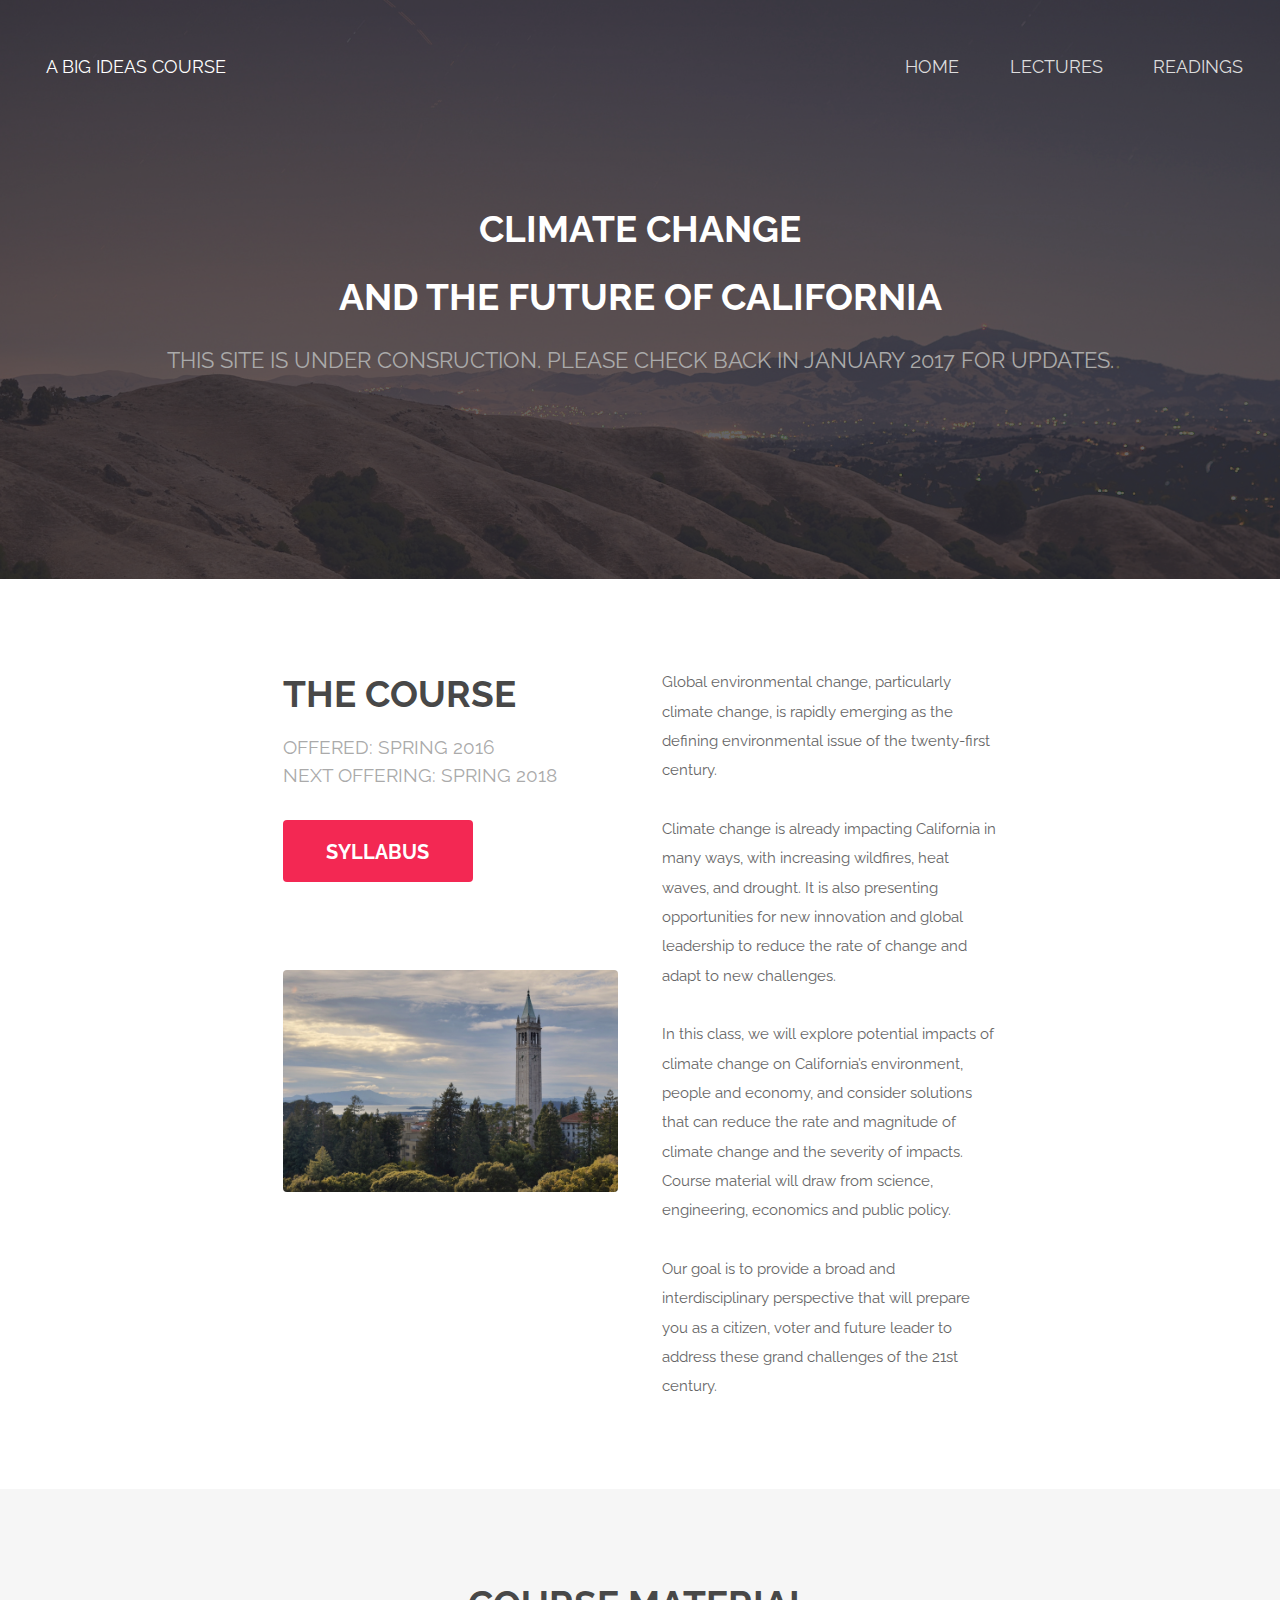
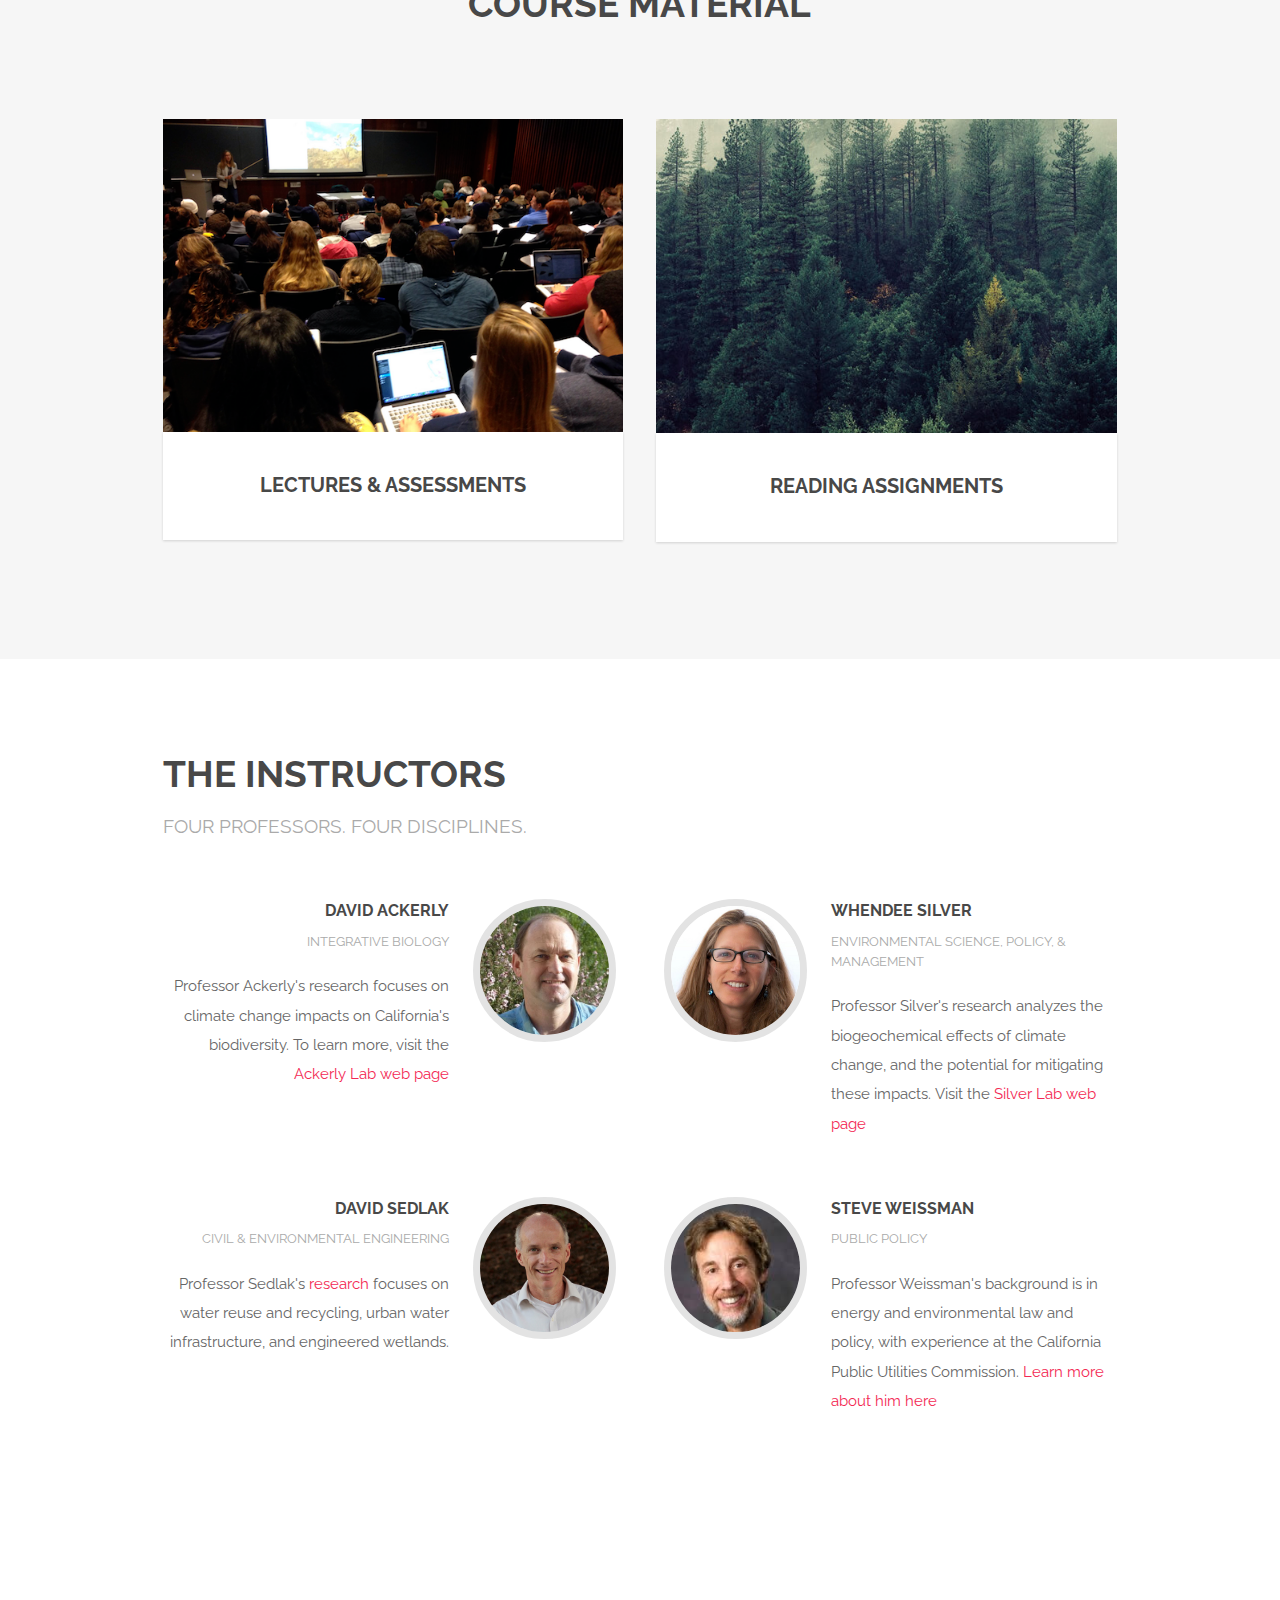
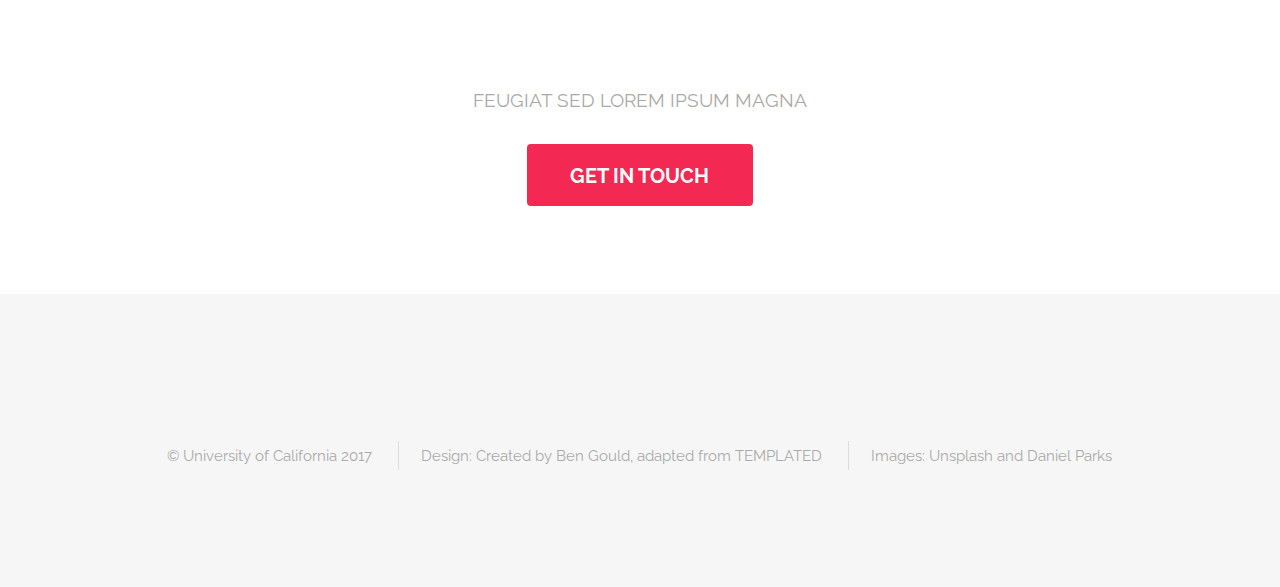
<file: index.html>
<!DOCTYPE HTML>
<!--
	Climate Change and the Future of California 2016 Class Webpage
    Developed by Ben Gould | bgould132.github.io | @bgould132
    Released for free under the Creative Commons Attribution 3.0 license

    Template: Spatial by TEMPLATED
	templated.co @templatedco
	Released for free under the Creative Commons Attribution 3.0 license (templated.co/license)
-->
<html>
	<head>
		<title>Climate Change and the Future of California</title>
		<meta charset="utf-8" />
		<meta name="viewport" content="width=device-width, initial-scale=1" />
		<link rel="stylesheet" href="spatialassets/css/main.css" />
	</head>
	<body class="landing">

		<!-- Header -->
			<header id="header" class="alt">
				<h1><a href="http://bigideas.berkeley.edu/">A Big Ideas Course</a></h1>
				<nav id="nav">
					<ul>
						<li><a href="index.html">Home</a></li>
						<li><a href="lectures.html">Lectures</a></li>
						<li><a href="readings.html">Readings</a></li>
					</ul>
				</nav>
			</header>

			<a href="#menu" class="navPanelToggle"><span class="fa fa-bars"></span></a>

		<!-- Banner -->
			<section id="banner">
				<h2>Climate Change</h2>
                <br>
                <h2>and the Future of California</h2>
				<p>This site is under consruction. Please check back in January 2017 for updates.</p>
				<ul class="actions">
					<li style="display:none"><a href="#" class="button special big">Get Started</a></li>
				</ul>
			</section>

			<!-- One -->
				<section id="one" class="wrapper style1">
					<div class="container 75%">
						<div class="row 200%">
							<div class="6u 12u$(medium)">
								<header class="major">
									<h2>The course</h2>
									<p>Offered: Spring 2016</p>
                                    <p>Next offering: Spring 2018</p>
                                    <br>
                                    <ul class="actions">
                                        <li><a href="/public/files/Syllabus.docx" class="button special big">Syllabus</a></li>
                                    </ul>
                                    <br>
                                    <br>
                                    <div class="image fit">
									   <img src="images/Zephyr.jpg">
								    </div>
								</header>
							</div>
							<div class="6u$ 12u$(medium)">
								<p>Global environmental change, particularly climate change, is rapidly emerging as the defining environmental issue of the twenty-first century.</p>
                                <p>Climate change is already impacting California in many ways, with increasing wildfires, heat waves, and drought. It is also presenting opportunities for new innovation and global leadership to reduce the rate of change and adapt to new challenges.</p>
                                <p>In this class, we will explore potential impacts of climate change on California’s environment, people and economy, and consider solutions that can reduce the rate and magnitude of climate change and the severity of impacts. Course material will draw from science, engineering, economics and public policy.</p>
                                <p>Our goal is to provide a broad and interdisciplinary perspective that will prepare you as a citizen, voter and future leader to address these grand challenges of the 21st century.</p>
							</div>
						</div>
					</div>
				</section>

			<!-- Two -->
				<section id="two" class="wrapper style2 special">
					<div class="container">
						<header class="major">
							<h2>Course Material</h2>
						</header>
						<div class="row 150%">
							<div class="6u 12u$(xsmall)">
								<div class="image fit captioned">
									<a href="lectures.html">
                                        <img src="images/lecture.png" alt="" />
                                        <h3>Lectures & Assessments</h3>
                                    </a>
								</div>
							</div>
							<div class="6u$ 12u$(xsmall)">
								<div class="image fit captioned">
									<img src="images/pic03.jpg" alt="" />
                                        <h3>Reading Assignments</h3>
								</div>
							</div>
						</div>
						<ul class="actions" style="display:none">
							<li><a href="#" class="button special big">Nulla luctus</a></li>
							<li><a href="#" class="button big">Sed vulputate</a></li>
						</ul>
					</div>
				</section>

			<!-- Three -->
				<section id="three" class="wrapper style1">
					<div class="container">
						<header class="major special">
							<h2>The instructors</h2>
							<p>Four professors. Four disciplines.</p>
						</header>
						<div class="feature-grid">
							<div class="feature">
								<div class="image rounded"><a href="https://ib.berkeley.edu/people/faculty/ackerlyd"><img src="images/Ackerly.jpg" alt="" /></a></div>
								<div class="content">
									<header>
										<h4>David Ackerly</h4>
										<p>Integrative Biology</p>
									</header>
									<p>Professor Ackerly's research focuses on climate change impacts on California's biodiversity. To learn more, visit the <a href="http://www.ackerlylab.org/">Ackerly Lab web page</a></p>
								</div>
							</div>
							<div class="feature">
								<div class="image rounded"><a href="https://ourenvironment.berkeley.edu/people/whendee-silver"><img src="images/Silver.jpg" alt="" /></a></div>
								<div class="content">
									<header>
										<h4>Whendee Silver</h4>
										<p>Environmental Science, Policy, & Management</p>
									</header>
									<p>Professor Silver's research analyzes the biogeochemical effects of climate change, and the potential for mitigating these impacts. Visit the <a href="https://nature.berkeley.edu/silverlab/">Silver Lab web page</a></p>
								</div>
							</div>
							<div class="feature">
								<div class="image rounded"><a href="http://www.ce.berkeley.edu/people/faculty/sedlak"><img src="images/Sedlak.png" alt="" /></a></div>
								<div class="content">
									<header>
										<h4>David Sedlak</h4>
										<p>Civil & Environmental Engineering</p>
									</header>
									<p>Professor Sedlak's <a href="http://www.ce.berkeley.edu/people/faculty/sedlak/research">research</a> focuses on water reuse and recycling, urban water infrastructure, and engineered wetlands.</p>
								</div>
							</div>
							<div class="feature">
								<div class="image rounded"><a href="https://gspp.berkeley.edu/directories/faculty/steven-weissman"><img src="images/Weissman.jpeg" alt="" /></a></div>
								<div class="content">
									<header>
										<h4>Steve Weissman</h4>
										<p>Public Policy</p>
									</header>
									<p>Professor Weissman's background is in energy and environmental law and policy, with experience at the California Public Utilities Commission. <a href="https://gspp.berkeley.edu/directories/faculty/steven-weissman">Learn more about him here</a></p>
								</div>
							</div>
						</div>
					</div>
				</section>

			<!-- Four -->
				<section id="four" class="wrapper style3 special">
					<div class="container">
						<header class="major">
							<h2>Aenean elementum ligula</h2>
							<p>Feugiat sed lorem ipsum magna</p>
						</header>
						<ul class="actions">
							<li><a href="#" class="button special big">Get in touch</a></li>
						</ul>
					</div>
				</section>

		<!-- Footer -->
			<footer id="footer">
				<div class="container">
					<ul style="display:none" class="icons">
						<li><a href="#" class="icon fa-facebook"></a></li>
						<li><a href="#" class="icon fa-twitter"></a></li>
						<li><a href="#" class="icon fa-instagram"></a></li>
					</ul>
					<ul class="copyright">
						<li>&copy; University of California 2017</li>
						<li>Design: Created by <a href="http://bgould132.github.io">Ben Gould</a>, adapted from <a href="http://templated.co">TEMPLATED</a></li>
						<li>Images: <a href="http://unsplash.com">Unsplash</a> and <a href="https://www.flickr.com/photos/parksdh/">Daniel Parks</a></li>
					</ul>
				</div>
			</footer>

		<!-- Scripts -->
			<script src="spatialassets/js/jquery.min.js"></script>
			<script src="spatialassets/js/skel.min.js"></script>
			<script src="spatialassets/js/util.js"></script>
			<script src="spatialassets/js/main.js"></script>

	</body>
</html>
</file>
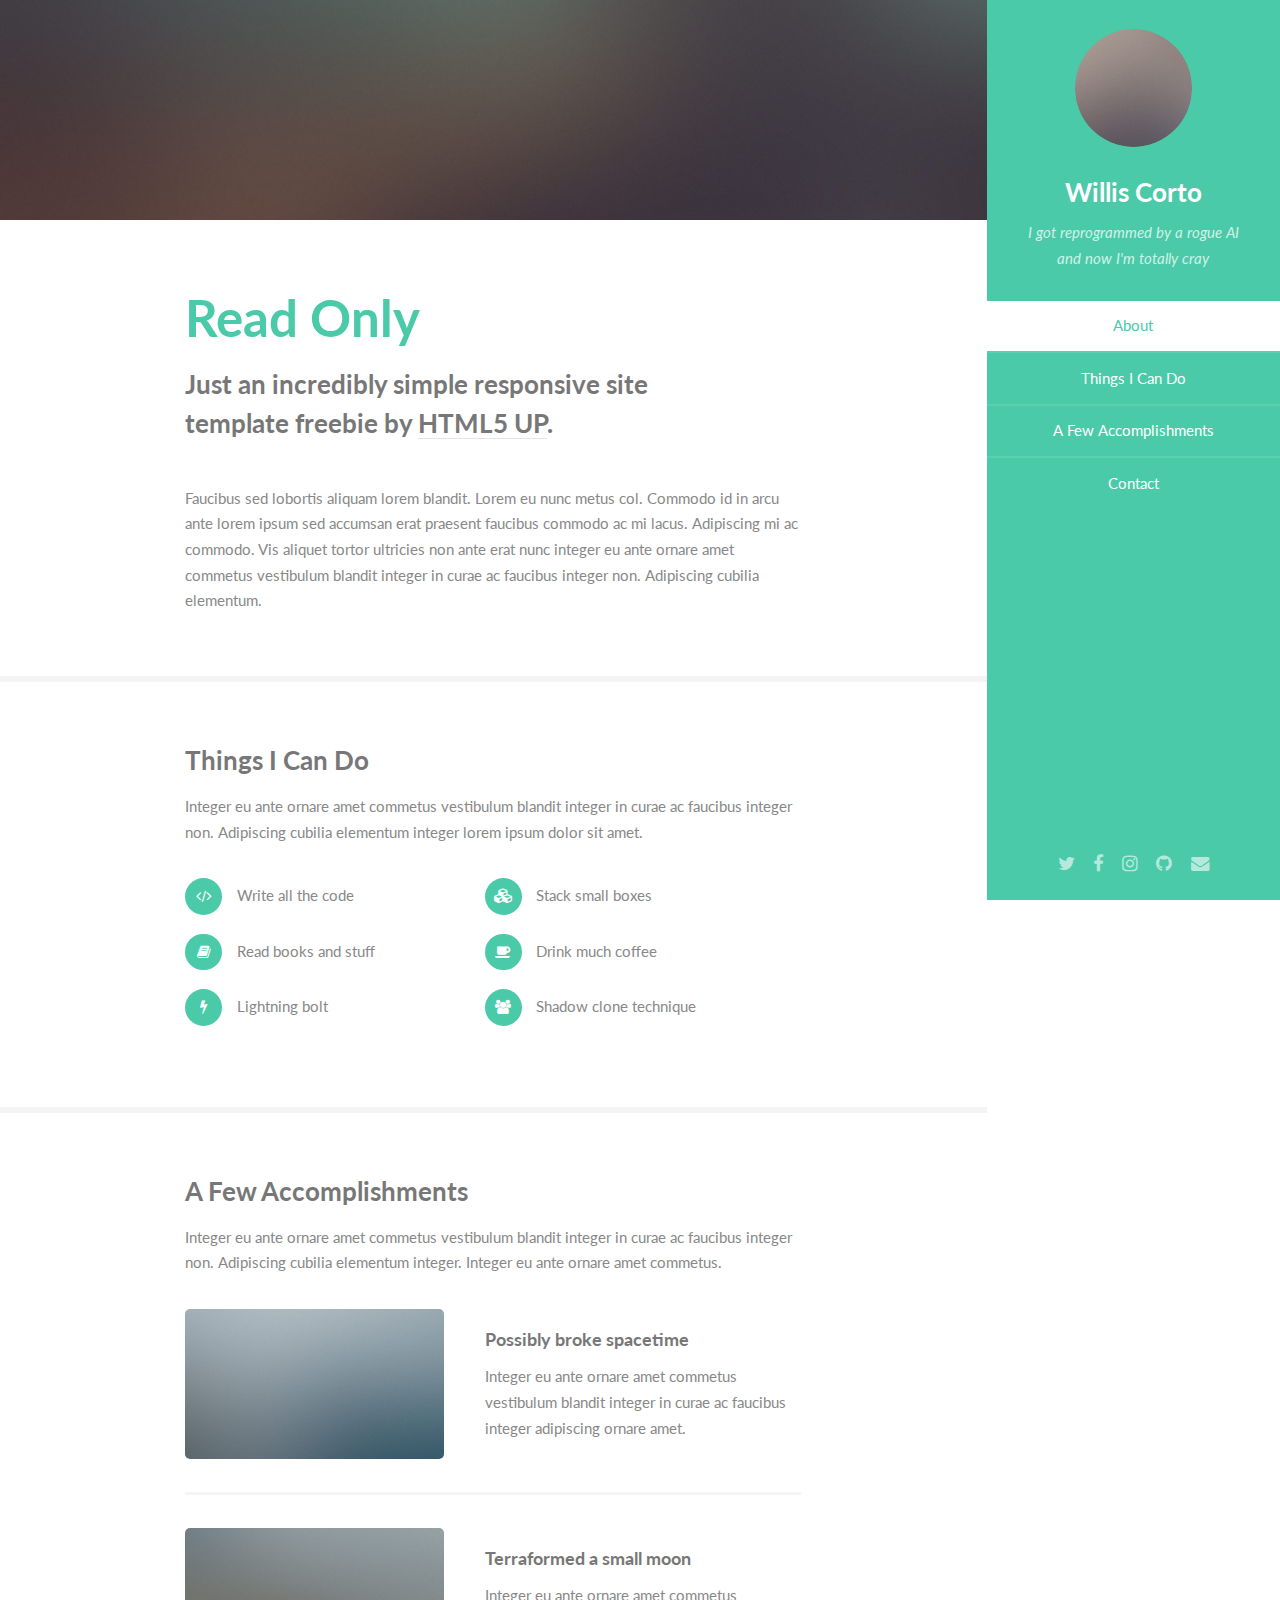
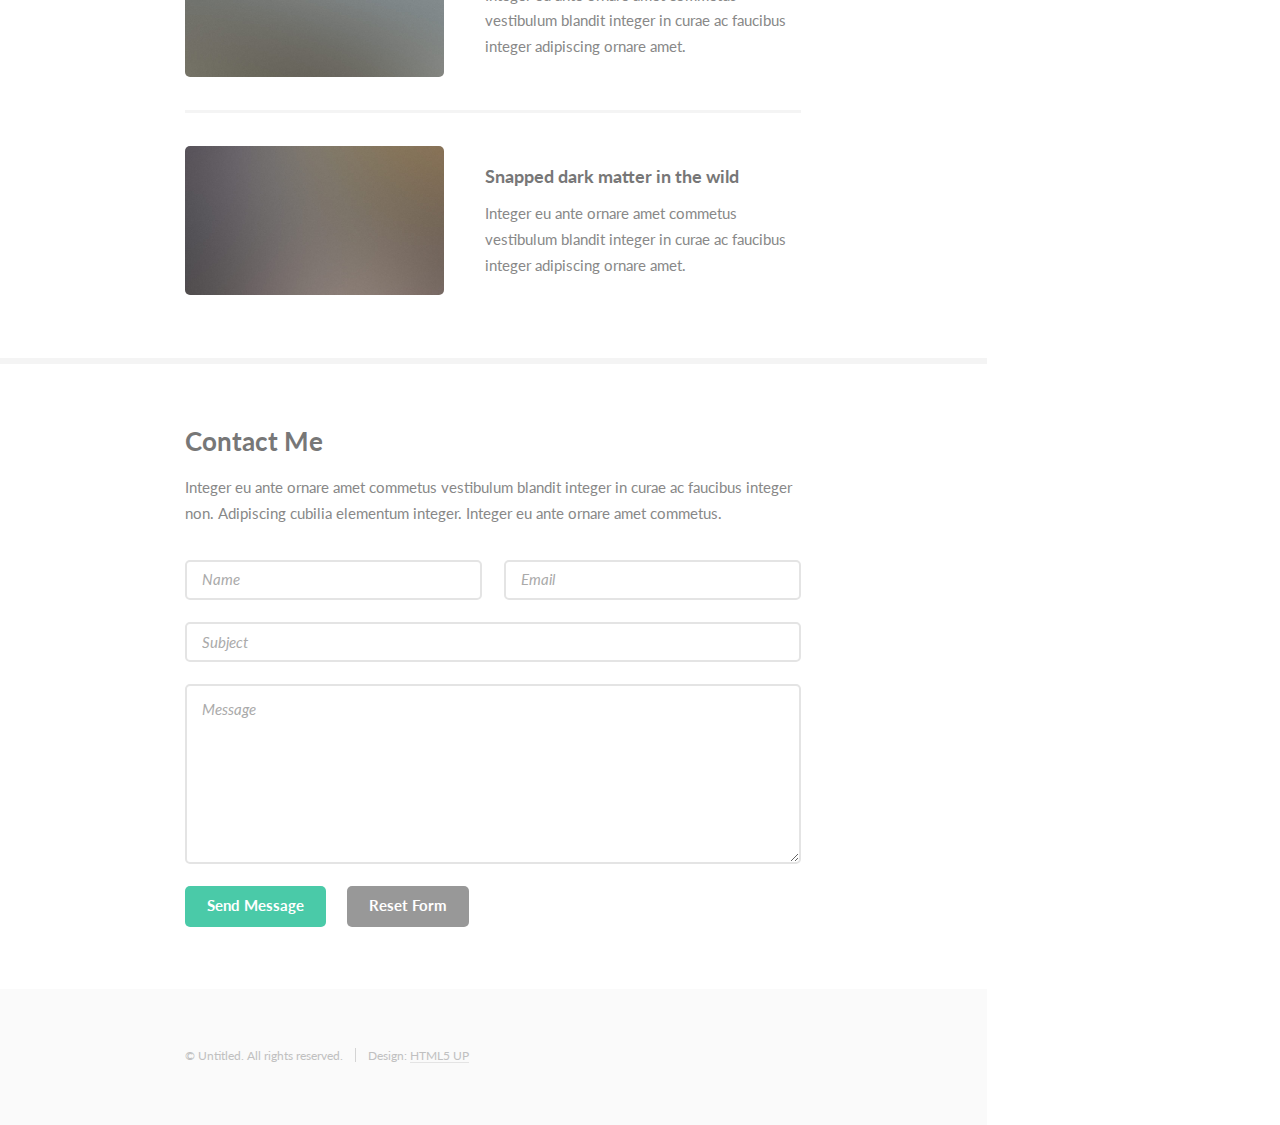
<file: html5up-read-only/index.html>
<!DOCTYPE HTML>
<!--
	Read Only by HTML5 UP
	html5up.net | @ajlkn
	Free for personal and commercial use under the CCA 3.0 license (html5up.net/license)
-->
<html>
	<head>
		<title>Read Only by HTML5 UP</title>
		<meta charset="utf-8" />
		<meta name="viewport" content="width=device-width, initial-scale=1" />
		<!--[if lte IE 8]><script src="assets/js/ie/html5shiv.js"></script><![endif]-->
		<link rel="stylesheet" href="assets/css/main.css" />
		<!--[if lte IE 8]><link rel="stylesheet" href="assets/css/ie8.css" /><![endif]-->
	</head>
	<body>

		<!-- Header -->
			<section id="header">
				<header>
					<span class="image avatar"><img src="images/avatar.jpg" alt="" /></span>
					<h1 id="logo"><a href="#">Willis Corto</a></h1>
					<p>I got reprogrammed by a rogue AI<br />
					and now I'm totally cray</p>
				</header>
				<nav id="nav">
					<ul>
						<li><a href="#one" class="active">About</a></li>
						<li><a href="#two">Things I Can Do</a></li>
						<li><a href="#three">A Few Accomplishments</a></li>
						<li><a href="#four">Contact</a></li>
					</ul>
				</nav>
				<footer>
					<ul class="icons">
						<li><a href="#" class="icon fa-twitter"><span class="label">Twitter</span></a></li>
						<li><a href="#" class="icon fa-facebook"><span class="label">Facebook</span></a></li>
						<li><a href="#" class="icon fa-instagram"><span class="label">Instagram</span></a></li>
						<li><a href="#" class="icon fa-github"><span class="label">Github</span></a></li>
						<li><a href="#" class="icon fa-envelope"><span class="label">Email</span></a></li>
					</ul>
				</footer>
			</section>

		<!-- Wrapper -->
			<div id="wrapper">

				<!-- Main -->
					<div id="main">

						<!-- One -->
							<section id="one">
								<div class="container">
									<header class="major">
										<h2>Read Only</h2>
										<p>Just an incredibly simple responsive site<br />
										template freebie by <a href="http://html5up.net">HTML5 UP</a>.</p>
									</header>
									<p>Faucibus sed lobortis aliquam lorem blandit. Lorem eu nunc metus col. Commodo id in arcu ante lorem ipsum sed accumsan erat praesent faucibus commodo ac mi lacus. Adipiscing mi ac commodo. Vis aliquet tortor ultricies non ante erat nunc integer eu ante ornare amet commetus vestibulum blandit integer in curae ac faucibus integer non. Adipiscing cubilia elementum.</p>
								</div>
							</section>

						<!-- Two -->
							<section id="two">
								<div class="container">
									<h3>Things I Can Do</h3>
									<p>Integer eu ante ornare amet commetus vestibulum blandit integer in curae ac faucibus integer non. Adipiscing cubilia elementum integer lorem ipsum dolor sit amet.</p>
									<ul class="feature-icons">
										<li class="fa-code">Write all the code</li>
										<li class="fa-cubes">Stack small boxes</li>
										<li class="fa-book">Read books and stuff</li>
										<li class="fa-coffee">Drink much coffee</li>
										<li class="fa-bolt">Lightning bolt</li>
										<li class="fa-users">Shadow clone technique</li>
									</ul>
								</div>
							</section>

						<!-- Three -->
							<section id="three">
								<div class="container">
									<h3>A Few Accomplishments</h3>
									<p>Integer eu ante ornare amet commetus vestibulum blandit integer in curae ac faucibus integer non. Adipiscing cubilia elementum integer. Integer eu ante ornare amet commetus.</p>
									<div class="features">
										<article>
											<a href="#" class="image"><img src="images/pic01.jpg" alt="" /></a>
											<div class="inner">
												<h4>Possibly broke spacetime</h4>
												<p>Integer eu ante ornare amet commetus vestibulum blandit integer in curae ac faucibus integer adipiscing ornare amet.</p>
											</div>
										</article>
										<article>
											<a href="#" class="image"><img src="images/pic02.jpg" alt="" /></a>
											<div class="inner">
												<h4>Terraformed a small moon</h4>
												<p>Integer eu ante ornare amet commetus vestibulum blandit integer in curae ac faucibus integer adipiscing ornare amet.</p>
											</div>
										</article>
										<article>
											<a href="#" class="image"><img src="images/pic03.jpg" alt="" /></a>
											<div class="inner">
												<h4>Snapped dark matter in the wild</h4>
												<p>Integer eu ante ornare amet commetus vestibulum blandit integer in curae ac faucibus integer adipiscing ornare amet.</p>
											</div>
										</article>
									</div>
								</div>
							</section>

						<!-- Four -->
							<section id="four">
								<div class="container">
									<h3>Contact Me</h3>
									<p>Integer eu ante ornare amet commetus vestibulum blandit integer in curae ac faucibus integer non. Adipiscing cubilia elementum integer. Integer eu ante ornare amet commetus.</p>
									<form method="post" action="#">
										<div class="row uniform">
											<div class="6u 12u(xsmall)"><input type="text" name="name" id="name" placeholder="Name" /></div>
											<div class="6u 12u(xsmall)"><input type="email" name="email" id="email" placeholder="Email" /></div>
										</div>
										<div class="row uniform">
											<div class="12u"><input type="text" name="subject" id="subject" placeholder="Subject" /></div>
										</div>
										<div class="row uniform">
											<div class="12u"><textarea name="message" id="message" placeholder="Message" rows="6"></textarea></div>
										</div>
										<div class="row uniform">
											<div class="12u">
												<ul class="actions">
													<li><input type="submit" class="special" value="Send Message" /></li>
													<li><input type="reset" value="Reset Form" /></li>
												</ul>
											</div>
										</div>
									</form>
								</div>
							</section>

						<!-- Five -->
						<!--
							<section id="five">
								<div class="container">
									<h3>Elements</h3>

									<section>
										<h4>Text</h4>
										<p>This is <b>bold</b> and this is <strong>strong</strong>. This is <i>italic</i> and this is <em>emphasized</em>.
										This is <sup>superscript</sup> text and this is <sub>subscript</sub> text.
										This is <u>underlined</u> and this is code: <code>for (;;) { ... }</code>. Finally, <a href="#">this is a link</a>.</p>
										<hr />
										<header>
											<h4>Heading with a Subtitle</h4>
											<p>Lorem ipsum dolor sit amet nullam id egestas urna aliquam</p>
										</header>
										<p>Nunc lacinia ante nunc ac lobortis. Interdum adipiscing gravida odio porttitor sem non mi integer non faucibus ornare mi ut ante amet placerat aliquet. Volutpat eu sed ante lacinia sapien lorem accumsan varius montes viverra nibh in adipiscing blandit tempus accumsan.</p>
										<header>
											<h5>Heading with a Subtitle</h5>
											<p>Lorem ipsum dolor sit amet nullam id egestas urna aliquam</p>
										</header>
										<p>Nunc lacinia ante nunc ac lobortis. Interdum adipiscing gravida odio porttitor sem non mi integer non faucibus ornare mi ut ante amet placerat aliquet. Volutpat eu sed ante lacinia sapien lorem accumsan varius montes viverra nibh in adipiscing blandit tempus accumsan.</p>
										<hr />
										<h2>Heading Level 2</h2>
										<h3>Heading Level 3</h3>
										<h4>Heading Level 4</h4>
										<h5>Heading Level 5</h5>
										<h6>Heading Level 6</h6>
										<hr />
										<h5>Blockquote</h5>
										<blockquote>Fringilla nisl. Donec accumsan interdum nisi, quis tincidunt felis sagittis eget tempus euismod. Vestibulum ante ipsum primis in faucibus vestibulum. Blandit adipiscing eu felis iaculis volutpat ac adipiscing accumsan faucibus. Vestibulum ante ipsum primis in faucibus lorem ipsum dolor sit amet nullam adipiscing eu felis.</blockquote>
										<h5>Preformatted</h5>
										<pre><code>i = 0;

	while (!deck.isInOrder()) {
	    print 'Iteration ' + i;
	    deck.shuffle();
	    i++;
	}

	print 'It took ' + i + ' iterations to sort the deck.';</code></pre>
									</section>

									<section>
										<h4>Lists</h4>
										<div class="row">
											<div class="6u 12u(xsmall)">
												<h5>Unordered</h5>
												<ul>
													<li>Dolor pulvinar etiam magna etiam.</li>
													<li>Sagittis adipiscing lorem eleifend.</li>
													<li>Felis enim feugiat dolore viverra.</li>
												</ul>
												<h5>Alternate</h5>
												<ul class="alt">
													<li>Dolor pulvinar etiam magna etiam.</li>
													<li>Sagittis adipiscing lorem eleifend.</li>
													<li>Felis enim feugiat dolore viverra.</li>
												</ul>
											</div>
											<div class="6u 12u(xsmall)">
												<h5>Ordered</h5>
												<ol>
													<li>Dolor pulvinar etiam magna etiam.</li>
													<li>Etiam vel felis at lorem sed viverra.</li>
													<li>Felis enim feugiat dolore viverra.</li>
													<li>Dolor pulvinar etiam magna etiam.</li>
													<li>Etiam vel felis at lorem sed viverra.</li>
													<li>Felis enim feugiat dolore viverra.</li>
												</ol>
												<h5>Icons</h5>
												<ul class="icons">
													<li><a href="#" class="icon fa-twitter"><span class="label">Twitter</span></a></li>
													<li><a href="#" class="icon fa-facebook"><span class="label">Facebook</span></a></li>
													<li><a href="#" class="icon fa-instagram"><span class="label">Instagram</span></a></li>
													<li><a href="#" class="icon fa-github"><span class="label">Github</span></a></li>
													<li><a href="#" class="icon fa-dribbble"><span class="label">Dribbble</span></a></li>
													<li><a href="#" class="icon fa-tumblr"><span class="label">Tumblr</span></a></li>
												</ul>
											</div>
										</div>
										<h5>Actions</h5>
										<ul class="actions">
											<li><a href="#" class="button special">Default</a></li>
											<li><a href="#" class="button">Default</a></li>
											<li><a href="#" class="button alt">Default</a></li>
										</ul>
										<ul class="actions small">
											<li><a href="#" class="button special small">Small</a></li>
											<li><a href="#" class="button small">Small</a></li>
											<li><a href="#" class="button alt small">Small</a></li>
										</ul>
										<div class="row">
											<div class="3u 6u(medium) 12u$(xsmall)">
												<ul class="actions vertical">
													<li><a href="#" class="button special">Default</a></li>
													<li><a href="#" class="button">Default</a></li>
													<li><a href="#" class="button alt">Default</a></li>
												</ul>
											</div>
											<div class="3u 6u$(medium) 12u$(xsmall)">
												<ul class="actions vertical small">
													<li><a href="#" class="button special small">Small</a></li>
													<li><a href="#" class="button small">Small</a></li>
													<li><a href="#" class="button alt small">Small</a></li>
												</ul>
											</div>
											<div class="3u 6u(medium) 12u$(xsmall)">
												<ul class="actions vertical">
													<li><a href="#" class="button special fit">Default</a></li>
													<li><a href="#" class="button fit">Default</a></li>
													<li><a href="#" class="button alt fit">Default</a></li>
												</ul>
											</div>
											<div class="3u 6u$(medium) 12u$(xsmall)">
												<ul class="actions vertical small">
													<li><a href="#" class="button special small fit">Small</a></li>
													<li><a href="#" class="button small fit">Small</a></li>
													<li><a href="#" class="button alt small fit">Small</a></li>
												</ul>
											</div>
										</div>
									</section>

									<section>
										<h4>Table</h4>
										<h5>Default</h5>
										<div class="table-wrapper">
											<table>
												<thead>
													<tr>
														<th>Name</th>
														<th>Description</th>
														<th>Price</th>
													</tr>
												</thead>
												<tbody>
													<tr>
														<td>Item One</td>
														<td>Ante turpis integer aliquet porttitor.</td>
														<td>29.99</td>
													</tr>
													<tr>
														<td>Item Two</td>
														<td>Vis ac commodo adipiscing arcu aliquet.</td>
														<td>19.99</td>
													</tr>
													<tr>
														<td>Item Three</td>
														<td> Morbi faucibus arcu accumsan lorem.</td>
														<td>29.99</td>
													</tr>
													<tr>
														<td>Item Four</td>
														<td>Vitae integer tempus condimentum.</td>
														<td>19.99</td>
													</tr>
													<tr>
														<td>Item Five</td>
														<td>Ante turpis integer aliquet porttitor.</td>
														<td>29.99</td>
													</tr>
												</tbody>
												<tfoot>
													<tr>
														<td colspan="2"></td>
														<td>100.00</td>
													</tr>
												</tfoot>
											</table>
										</div>

										<h5>Alternate</h5>
										<div class="table-wrapper">
											<table class="alt">
												<thead>
													<tr>
														<th>Name</th>
														<th>Description</th>
														<th>Price</th>
													</tr>
												</thead>
												<tbody>
													<tr>
														<td>Item One</td>
														<td>Ante turpis integer aliquet porttitor.</td>
														<td>29.99</td>
													</tr>
													<tr>
														<td>Item Two</td>
														<td>Vis ac commodo adipiscing arcu aliquet.</td>
														<td>19.99</td>
													</tr>
													<tr>
														<td>Item Three</td>
														<td> Morbi faucibus arcu accumsan lorem.</td>
														<td>29.99</td>
													</tr>
													<tr>
														<td>Item Four</td>
														<td>Vitae integer tempus condimentum.</td>
														<td>19.99</td>
													</tr>
													<tr>
														<td>Item Five</td>
														<td>Ante turpis integer aliquet porttitor.</td>
														<td>29.99</td>
													</tr>
												</tbody>
												<tfoot>
													<tr>
														<td colspan="2"></td>
														<td>100.00</td>
													</tr>
												</tfoot>
											</table>
										</div>
									</section>

									<section>
										<h4>Buttons</h4>
										<ul class="actions">
											<li><a href="#" class="button special">Special</a></li>
											<li><a href="#" class="button">Default</a></li>
											<li><a href="#" class="button alt">Alternate</a></li>
										</ul>
										<ul class="actions">
											<li><a href="#" class="button special big">Big</a></li>
											<li><a href="#" class="button">Default</a></li>
											<li><a href="#" class="button alt small">Small</a></li>
										</ul>
										<ul class="actions fit">
											<li><a href="#" class="button special fit">Fit</a></li>
											<li><a href="#" class="button fit">Fit</a></li>
											<li><a href="#" class="button alt fit">Fit</a></li>
										</ul>
										<ul class="actions fit small">
											<li><a href="#" class="button special fit small">Fit + Small</a></li>
											<li><a href="#" class="button fit small">Fit + Small</a></li>
											<li><a href="#" class="button alt fit small">Fit + Small</a></li>
										</ul>
										<ul class="actions">
											<li><a href="#" class="button special icon fa-download">Icon</a></li>
											<li><a href="#" class="button icon fa-download">Icon</a></li>
											<li><a href="#" class="button alt icon fa-check">Icon</a></li>
										</ul>
										<ul class="actions">
											<li><span class="button special disabled">Special</span></li>
											<li><span class="button disabled">Default</span></li>
											<li><span class="button alt disabled">Alternate</span></li>
										</ul>
									</section>

									<section>
										<h4>Form</h4>
										<form method="post" action="#">
											<div class="row uniform">
												<div class="6u 12u(xsmall)">
													<input type="text" name="demo-name" id="demo-name" value="" placeholder="Name" />
												</div>
												<div class="6u 12u(xsmall)">
													<input type="email" name="demo-email" id="demo-email" value="" placeholder="Email" />
												</div>
											</div>
											<div class="row uniform">
												<div class="12u">
													<div class="select-wrapper">
														<select name="demo-category" id="demo-category">
															<option value="">- Category -</option>
															<option value="1">Manufacturing</option>
															<option value="1">Shipping</option>
															<option value="1">Administration</option>
															<option value="1">Human Resources</option>
														</select>
													</div>
												</div>
											</div>
											<div class="row uniform">
												<div class="4u 12u(medium)">
													<input type="radio" id="demo-priority-low" name="demo-priority" checked>
													<label for="demo-priority-low">Low Priority</label>
												</div>
												<div class="4u 12u(medium)">
													<input type="radio" id="demo-priority-normal" name="demo-priority">
													<label for="demo-priority-normal">Normal Priority</label>
												</div>
												<div class="4u 12u(medium)">
													<input type="radio" id="demo-priority-high" name="demo-priority">
													<label for="demo-priority-high">High Priority</label>
												</div>
											</div>
											<div class="row uniform">
												<div class="6u 12u(medium)">
													<input type="checkbox" id="demo-copy" name="demo-copy">
													<label for="demo-copy">Email me a copy of this message</label>
												</div>
												<div class="6u 12u(medium)">
													<input type="checkbox" id="demo-human" name="demo-human" checked>
													<label for="demo-human">I am a human and not a robot</label>
												</div>
											</div>
											<div class="row uniform">
												<div class="12u">
													<textarea name="demo-message" id="demo-message" placeholder="Enter your message" rows="6"></textarea>
												</div>
											</div>
											<div class="row uniform">
												<div class="12u">
													<ul class="actions">
														<li><input type="submit" value="Send Message" /></li>
														<li><input type="reset" value="Reset" class="alt" /></li>
													</ul>
												</div>
											</div>
										</form>
									</section>

									<section>
										<h4>Image</h4>
										<h5>Fit</h5>
										<span class="image fit"><img src="images/banner.jpg" alt="" /></span>
										<div class="box alt">
											<div class="row 50% uniform">
												<div class="4u"><span class="image fit"><img src="images/pic01.jpg" alt="" /></span></div>
												<div class="4u"><span class="image fit"><img src="images/pic02.jpg" alt="" /></span></div>
												<div class="4u"><span class="image fit"><img src="images/pic03.jpg" alt="" /></span></div>
											</div>
											<div class="row 50% uniform">
												<div class="4u"><span class="image fit"><img src="images/pic02.jpg" alt="" /></span></div>
												<div class="4u"><span class="image fit"><img src="images/pic03.jpg" alt="" /></span></div>
												<div class="4u"><span class="image fit"><img src="images/pic01.jpg" alt="" /></span></div>
											</div>
											<div class="row 50% uniform">
												<div class="4u"><span class="image fit"><img src="images/pic03.jpg" alt="" /></span></div>
												<div class="4u"><span class="image fit"><img src="images/pic01.jpg" alt="" /></span></div>
												<div class="4u"><span class="image fit"><img src="images/pic02.jpg" alt="" /></span></div>
											</div>
										</div>
										<h5>Left &amp; Right</h5>
										<p><span class="image left"><img src="images/avatar.jpg" alt="" /></span>Fringilla nisl. Donec accumsan interdum nisi, quis tincidunt felis sagittis eget. tempus euismod. Vestibulum ante ipsum primis in faucibus vestibulum. Blandit adipiscing eu felis iaculis volutpat ac adipiscing accumsan eu faucibus. Integer ac pellentesque praesent tincidunt felis sagittis eget. tempus euismod. Vestibulum ante ipsum primis in faucibus vestibulum. Blandit adipiscing eu felis iaculis volutpat ac adipiscing accumsan eu faucibus. Integer ac pellentesque praesent. Donec accumsan interdum nisi, quis tincidunt felis sagittis eget. tempus euismod. Vestibulum ante ipsum primis in faucibus vestibulum. Blandit adipiscing eu felis iaculis volutpat ac adipiscing accumsan eu faucibus. Integer ac pellentesque praesent tincidunt felis sagittis eget. tempus euismod. Vestibulum ante ipsum primis in faucibus vestibulum. Blandit adipiscing eu felis iaculis volutpat ac adipiscing accumsan eu faucibus. Integer ac pellentesque praesent.</p>
										<p><span class="image right"><img src="images/avatar.jpg" alt="" /></span>Fringilla nisl. Donec accumsan interdum nisi, quis tincidunt felis sagittis eget. tempus euismod. Vestibulum ante ipsum primis in faucibus vestibulum. Blandit adipiscing eu felis iaculis volutpat ac adipiscing accumsan eu faucibus. Integer ac pellentesque praesent tincidunt felis sagittis eget. tempus euismod. Vestibulum ante ipsum primis in faucibus vestibulum. Blandit adipiscing eu felis iaculis volutpat ac adipiscing accumsan eu faucibus. Integer ac pellentesque praesent. Donec accumsan interdum nisi, quis tincidunt felis sagittis eget. tempus euismod. Vestibulum ante ipsum primis in faucibus vestibulum. Blandit adipiscing eu felis iaculis volutpat ac adipiscing accumsan eu faucibus. Integer ac pellentesque praesent tincidunt felis sagittis eget. tempus euismod. Vestibulum ante ipsum primis in faucibus vestibulum. Blandit adipiscing eu felis iaculis volutpat ac adipiscing accumsan eu faucibus. Integer ac pellentesque praesent.</p>
									</section>

								</div>
							</section>
						-->

					</div>

				<!-- Footer -->
					<section id="footer">
						<div class="container">
							<ul class="copyright">
								<li>&copy; Untitled. All rights reserved.</li><li>Design: <a href="http://html5up.net">HTML5 UP</a></li>
							</ul>
						</div>
					</section>

			</div>

		<!-- Scripts -->
			<script src="assets/js/jquery.min.js"></script>
			<script src="assets/js/jquery.scrollzer.min.js"></script>
			<script src="assets/js/jquery.scrolly.min.js"></script>
			<script src="assets/js/skel.min.js"></script>
			<script src="assets/js/util.js"></script>
			<!--[if lte IE 8]><script src="assets/js/ie/respond.min.js"></script><![endif]-->
			<script src="assets/js/main.js"></script>

	</body>
</html>
</file>
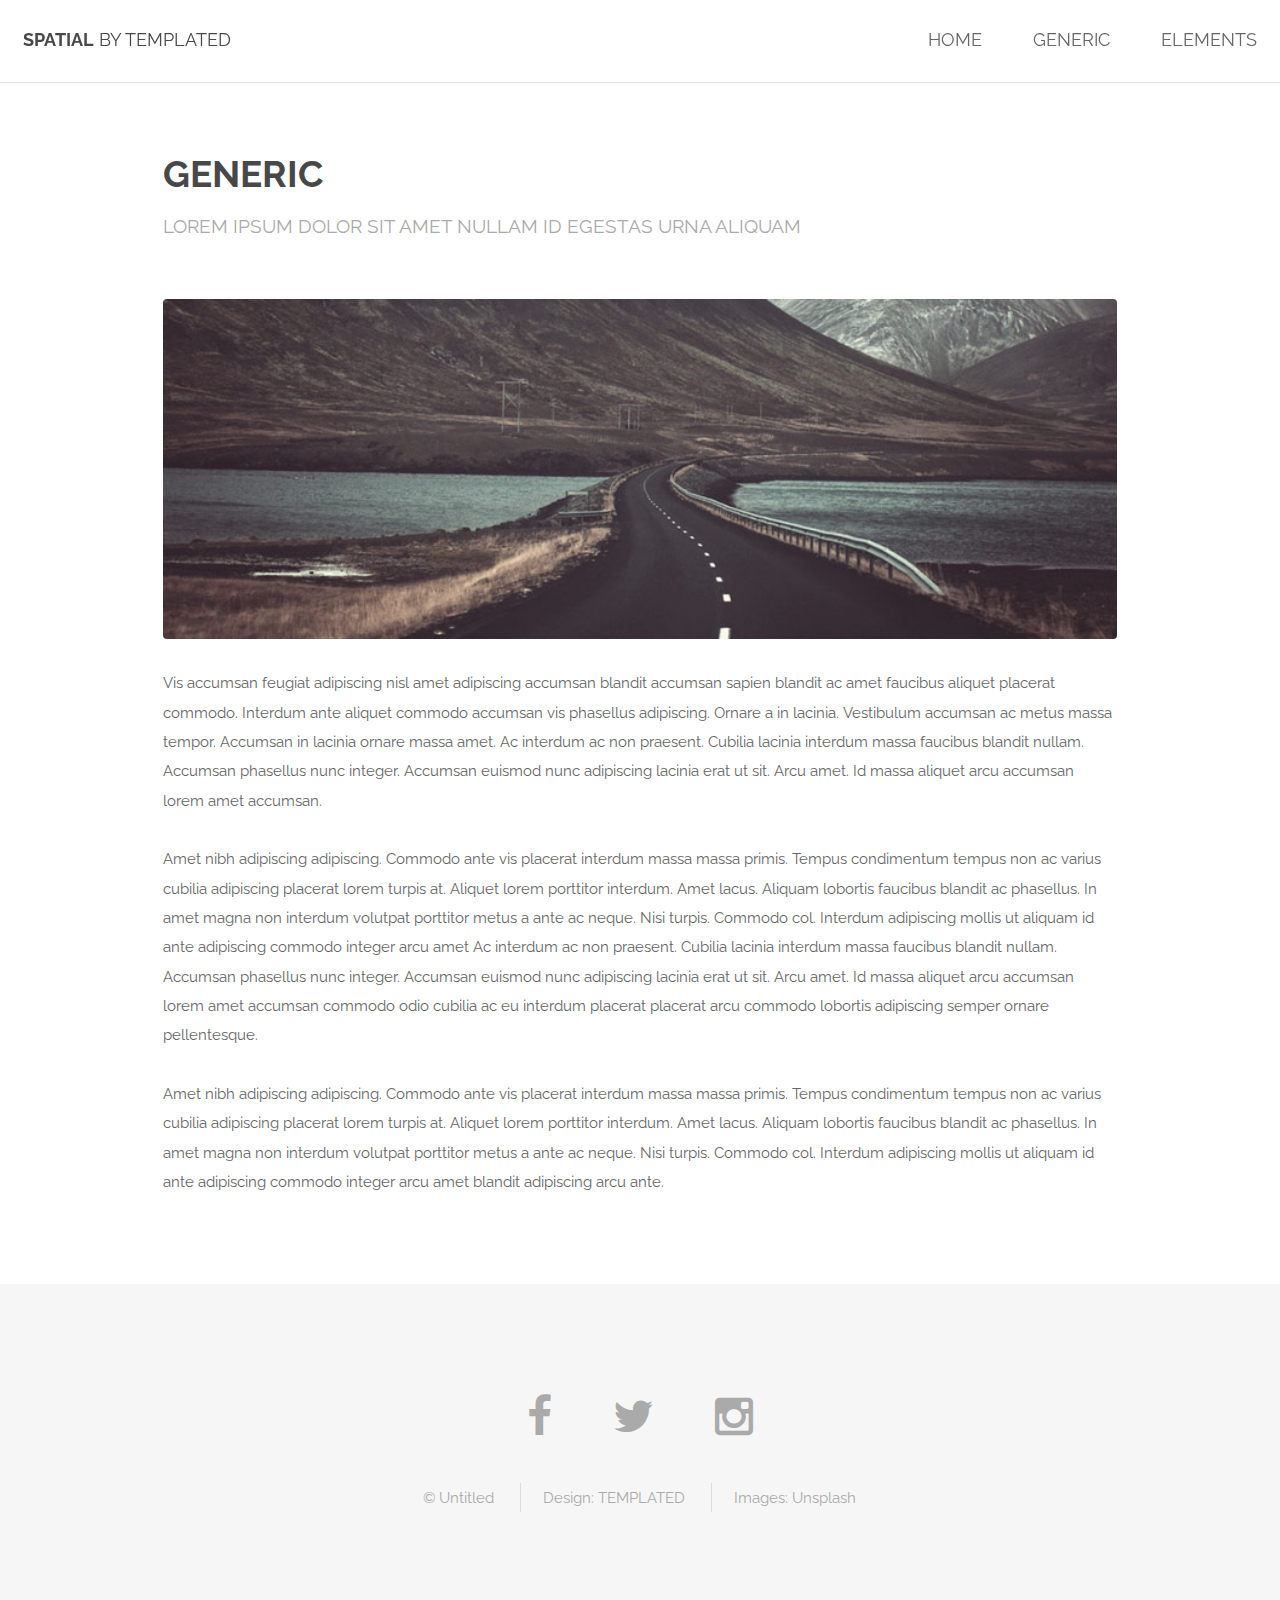
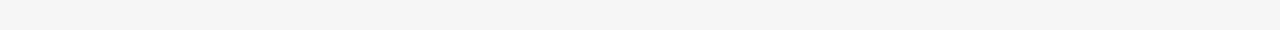
<file: generic.html>
<!DOCTYPE HTML>
<!--
	Spatial by TEMPLATED
	templated.co @templatedco
	Released for free under the Creative Commons Attribution 3.0 license (templated.co/license)
-->
<html>
	<head>
		<title>Generic - Spatial by TEMPLATED</title>
		<meta charset="utf-8" />
		<meta name="viewport" content="width=device-width, initial-scale=1" />
		<link rel="stylesheet" href="spatialassets/css/main.css" />
	</head>
	<body>

		<!-- Header -->
			<header id="header">
				<h1><strong><a href="index.html">Spatial</a></strong> by Templated</h1>
				<nav id="nav">
					<ul>
						<li><a href="index.html">Home</a></li>
						<li><a href="generic.html">Generic</a></li>
						<li><a href="elements.html">Elements</a></li>
					</ul>
				</nav>
			</header>

			<a href="#menu" class="navPanelToggle"><span class="fa fa-bars"></span></a>

		<!-- Main -->
			<section id="main" class="wrapper">
				<div class="container">

					<header class="major special">
						<h2>Generic</h2>
						<p>Lorem ipsum dolor sit amet nullam id egestas urna aliquam</p>
					</header>

					<a href="#" class="image fit"><img src="images/pic01.jpg" alt="" /></a>
					<p>Vis accumsan feugiat adipiscing nisl amet adipiscing accumsan blandit accumsan sapien blandit ac amet faucibus aliquet placerat commodo. Interdum ante aliquet commodo accumsan vis phasellus adipiscing. Ornare a in lacinia. Vestibulum accumsan ac metus massa tempor. Accumsan in lacinia ornare massa amet. Ac interdum ac non praesent. Cubilia lacinia interdum massa faucibus blandit nullam. Accumsan phasellus nunc integer. Accumsan euismod nunc adipiscing lacinia erat ut sit. Arcu amet. Id massa aliquet arcu accumsan lorem amet accumsan.</p>
					<p>Amet nibh adipiscing adipiscing. Commodo ante vis placerat interdum massa massa primis. Tempus condimentum tempus non ac varius cubilia adipiscing placerat lorem turpis at. Aliquet lorem porttitor interdum. Amet lacus. Aliquam lobortis faucibus blandit ac phasellus. In amet magna non interdum volutpat porttitor metus a ante ac neque. Nisi turpis. Commodo col. Interdum adipiscing mollis ut aliquam id ante adipiscing commodo integer arcu amet Ac interdum ac non praesent. Cubilia lacinia interdum massa faucibus blandit nullam. Accumsan phasellus nunc integer. Accumsan euismod nunc adipiscing lacinia erat ut sit. Arcu amet. Id massa aliquet arcu accumsan lorem amet accumsan commodo odio cubilia ac eu interdum placerat placerat arcu commodo lobortis adipiscing semper ornare pellentesque.</p>
					<p>Amet nibh adipiscing adipiscing. Commodo ante vis placerat interdum massa massa primis. Tempus condimentum tempus non ac varius cubilia adipiscing placerat lorem turpis at. Aliquet lorem porttitor interdum. Amet lacus. Aliquam lobortis faucibus blandit ac phasellus. In amet magna non interdum volutpat porttitor metus a ante ac neque. Nisi turpis. Commodo col. Interdum adipiscing mollis ut aliquam id ante adipiscing commodo integer arcu amet blandit adipiscing arcu ante.</p>

				</div>
			</section>

		<!-- Footer -->
			<footer id="footer">
				<div class="container">
					<ul class="icons">
						<li><a href="#" class="icon fa-facebook"></a></li>
						<li><a href="#" class="icon fa-twitter"></a></li>
						<li><a href="#" class="icon fa-instagram"></a></li>
					</ul>
					<ul class="copyright">
						<li>&copy; Untitled</li>
						<li>Design: <a href="http://templated.co">TEMPLATED</a></li>
						<li>Images: <a href="http://unsplash.com">Unsplash</a></li>
					</ul>
				</div>
			</footer>

		<!-- Scripts -->
			<script src="spatialassets/js/jquery.min.js"></script>
			<script src="spatialassets/js/skel.min.js"></script>
			<script src="spatialassets/js/util.js"></script>
			<script src="spatialassets/js/main.js"></script>

	</body>
</html>
</file>
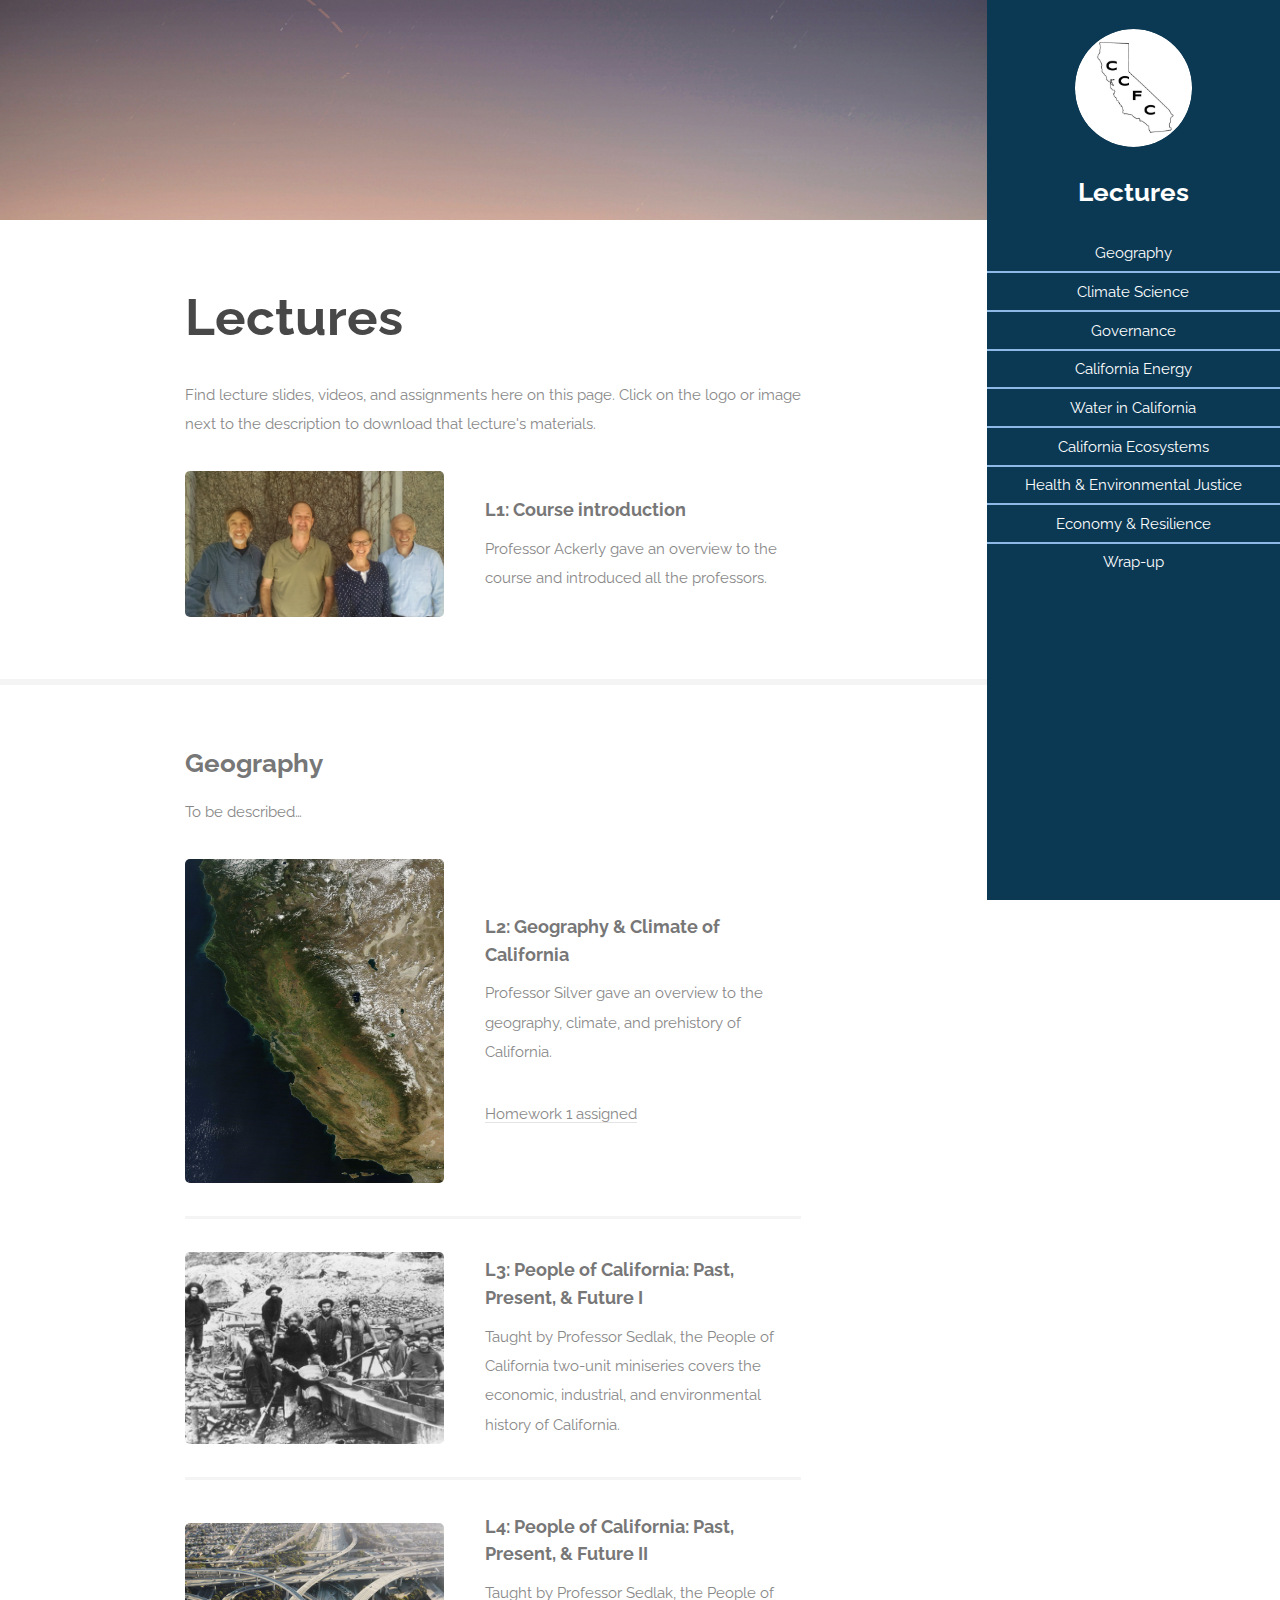
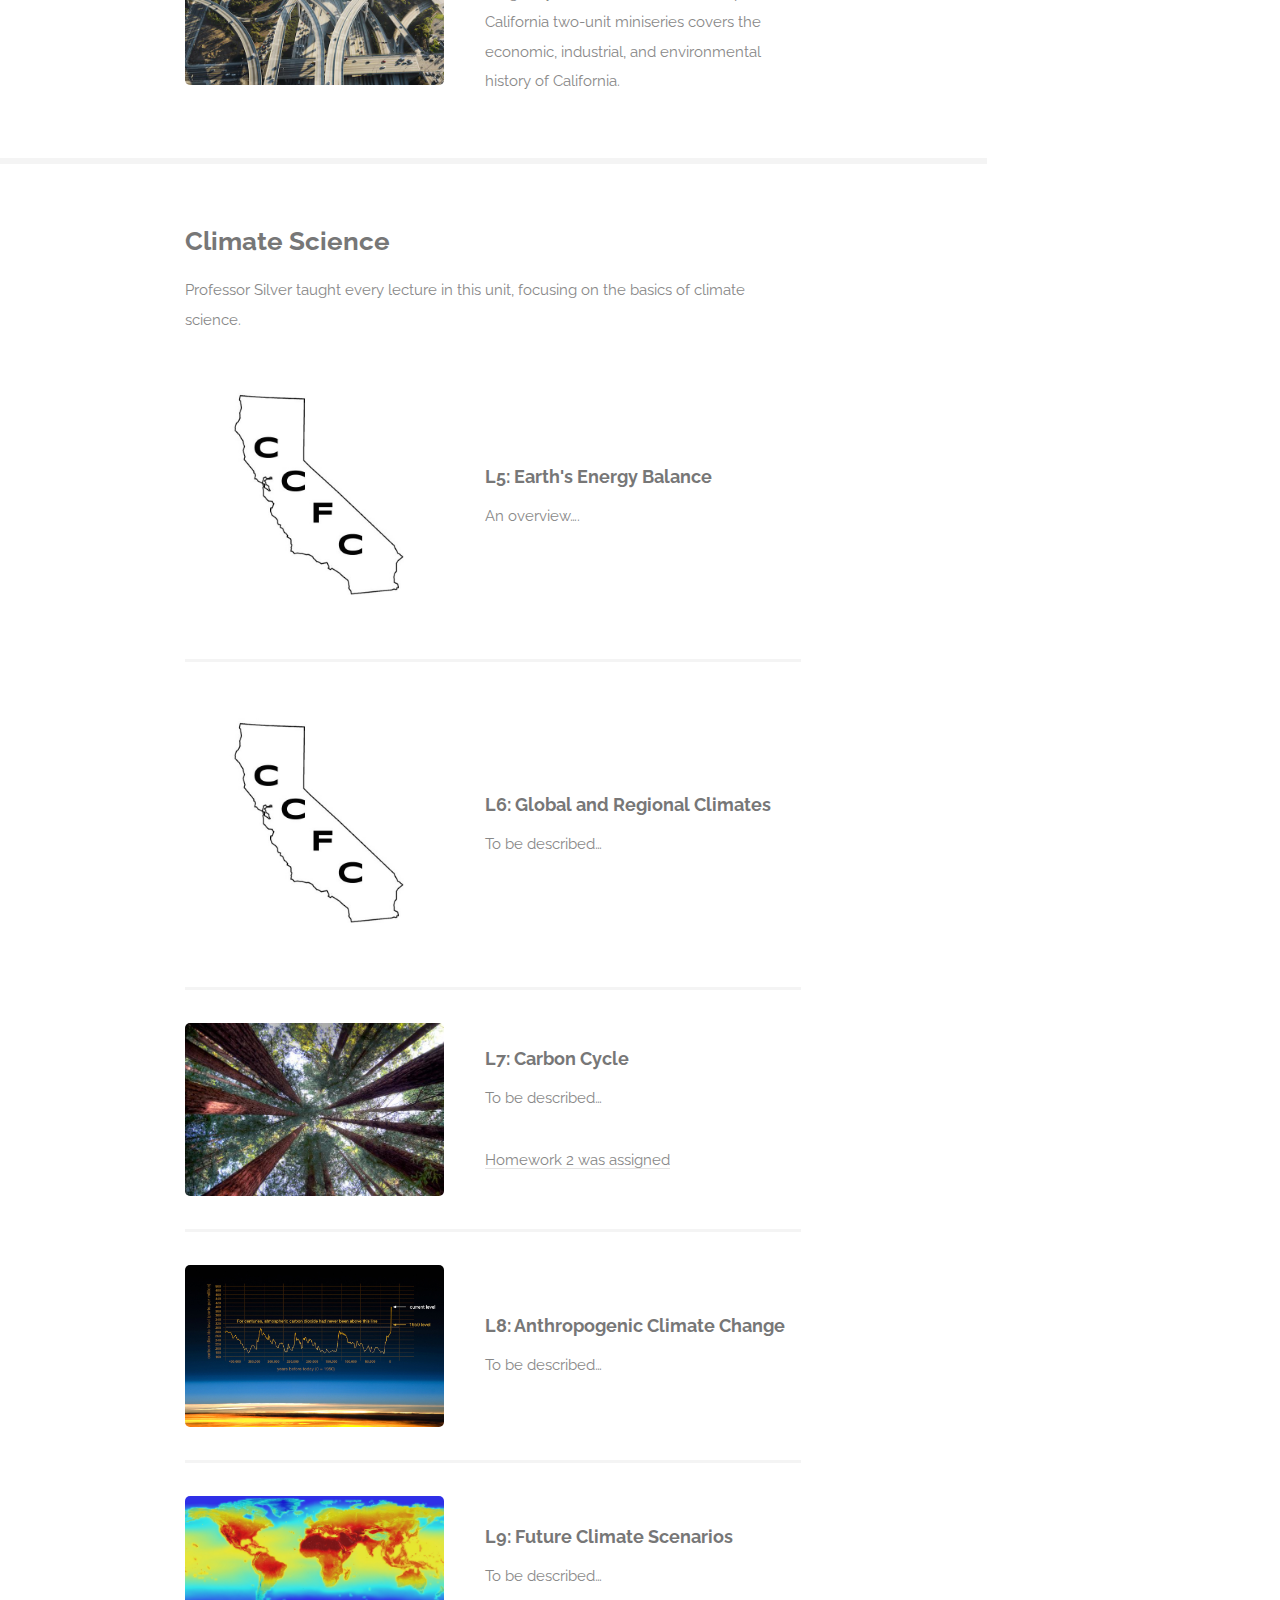
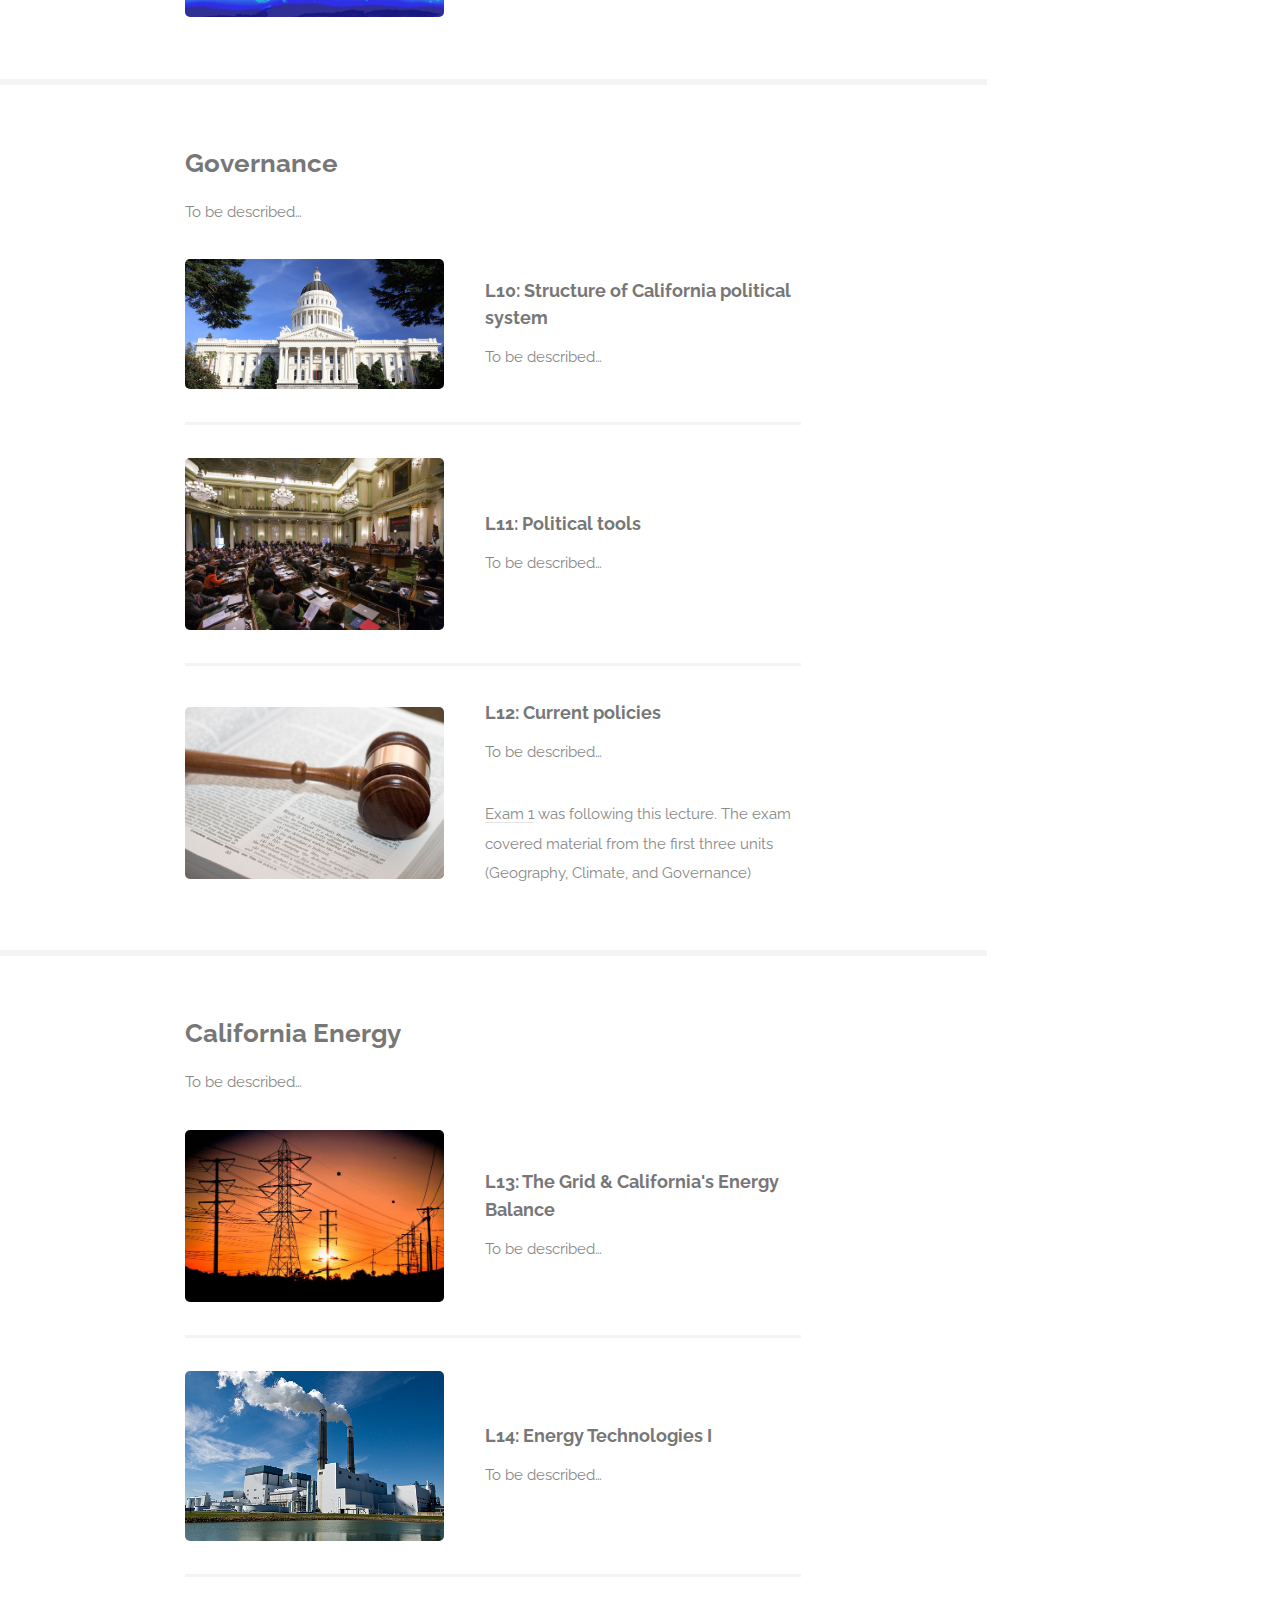
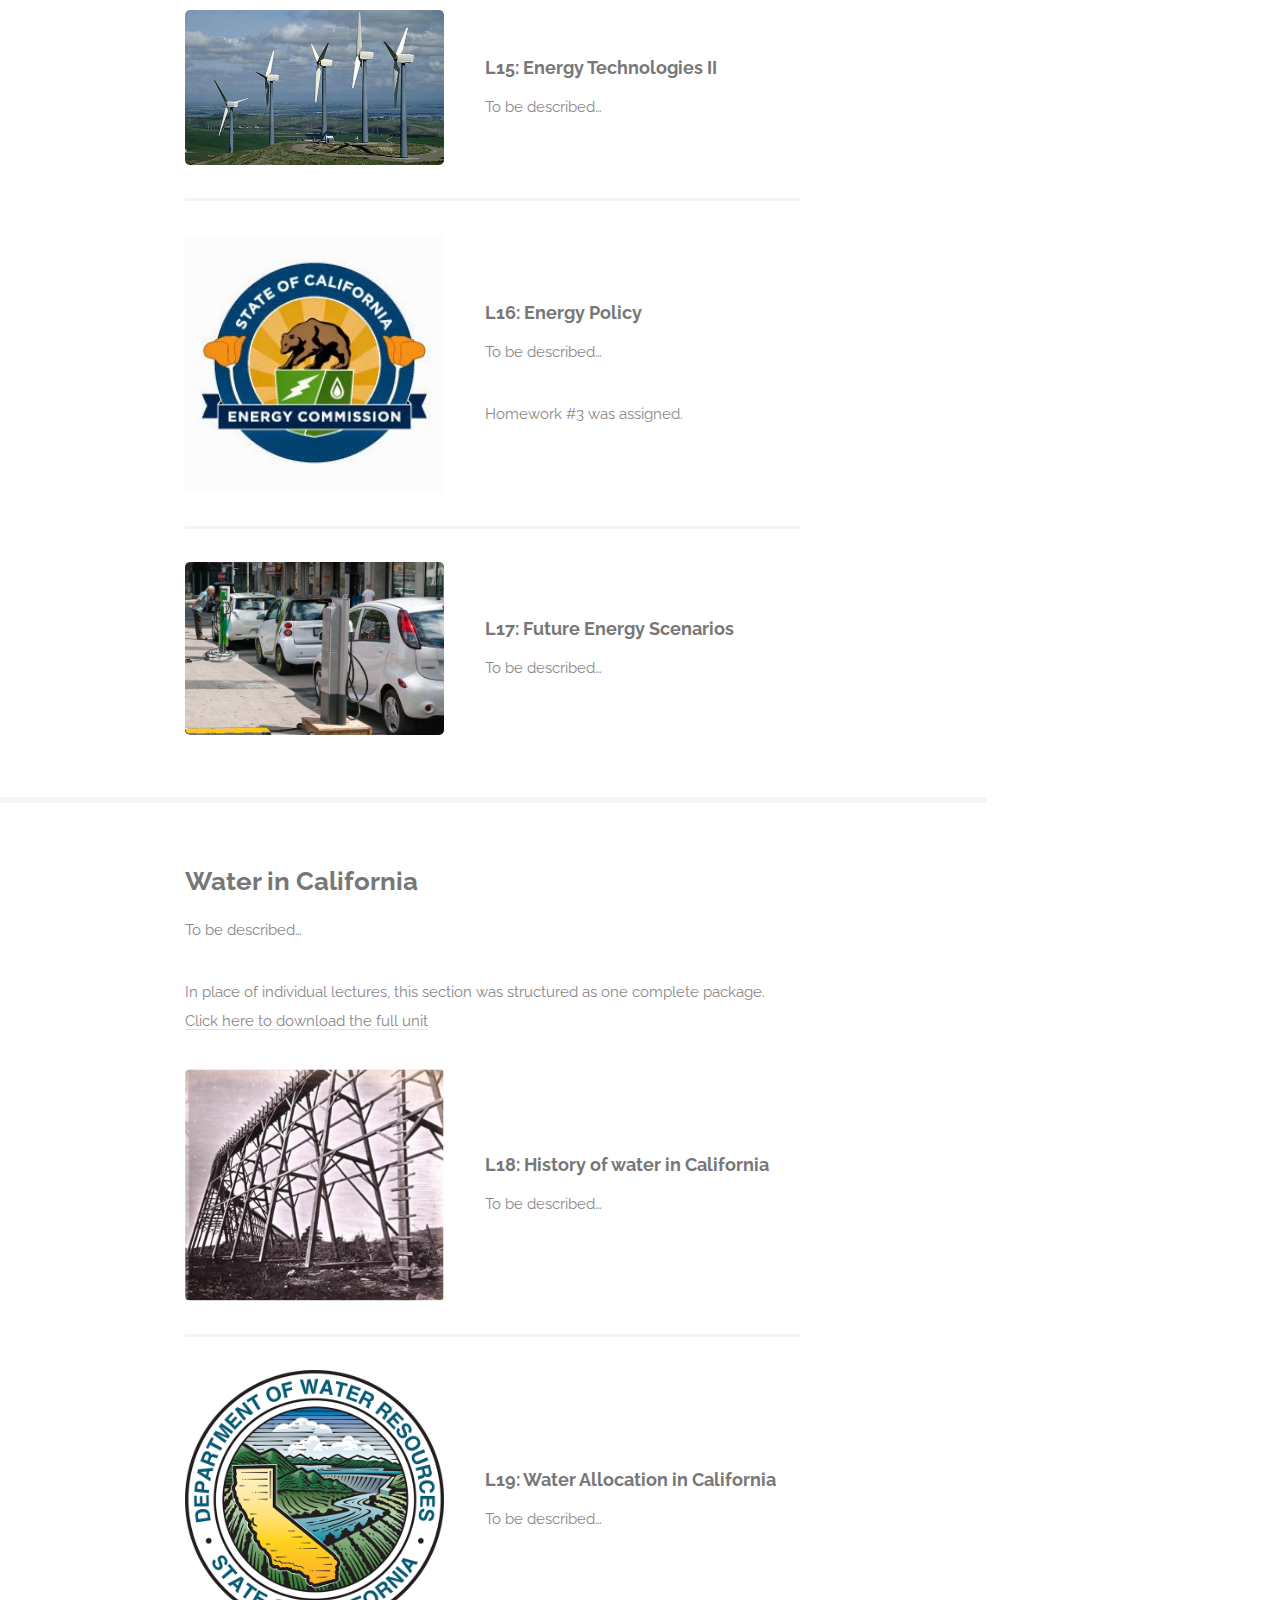
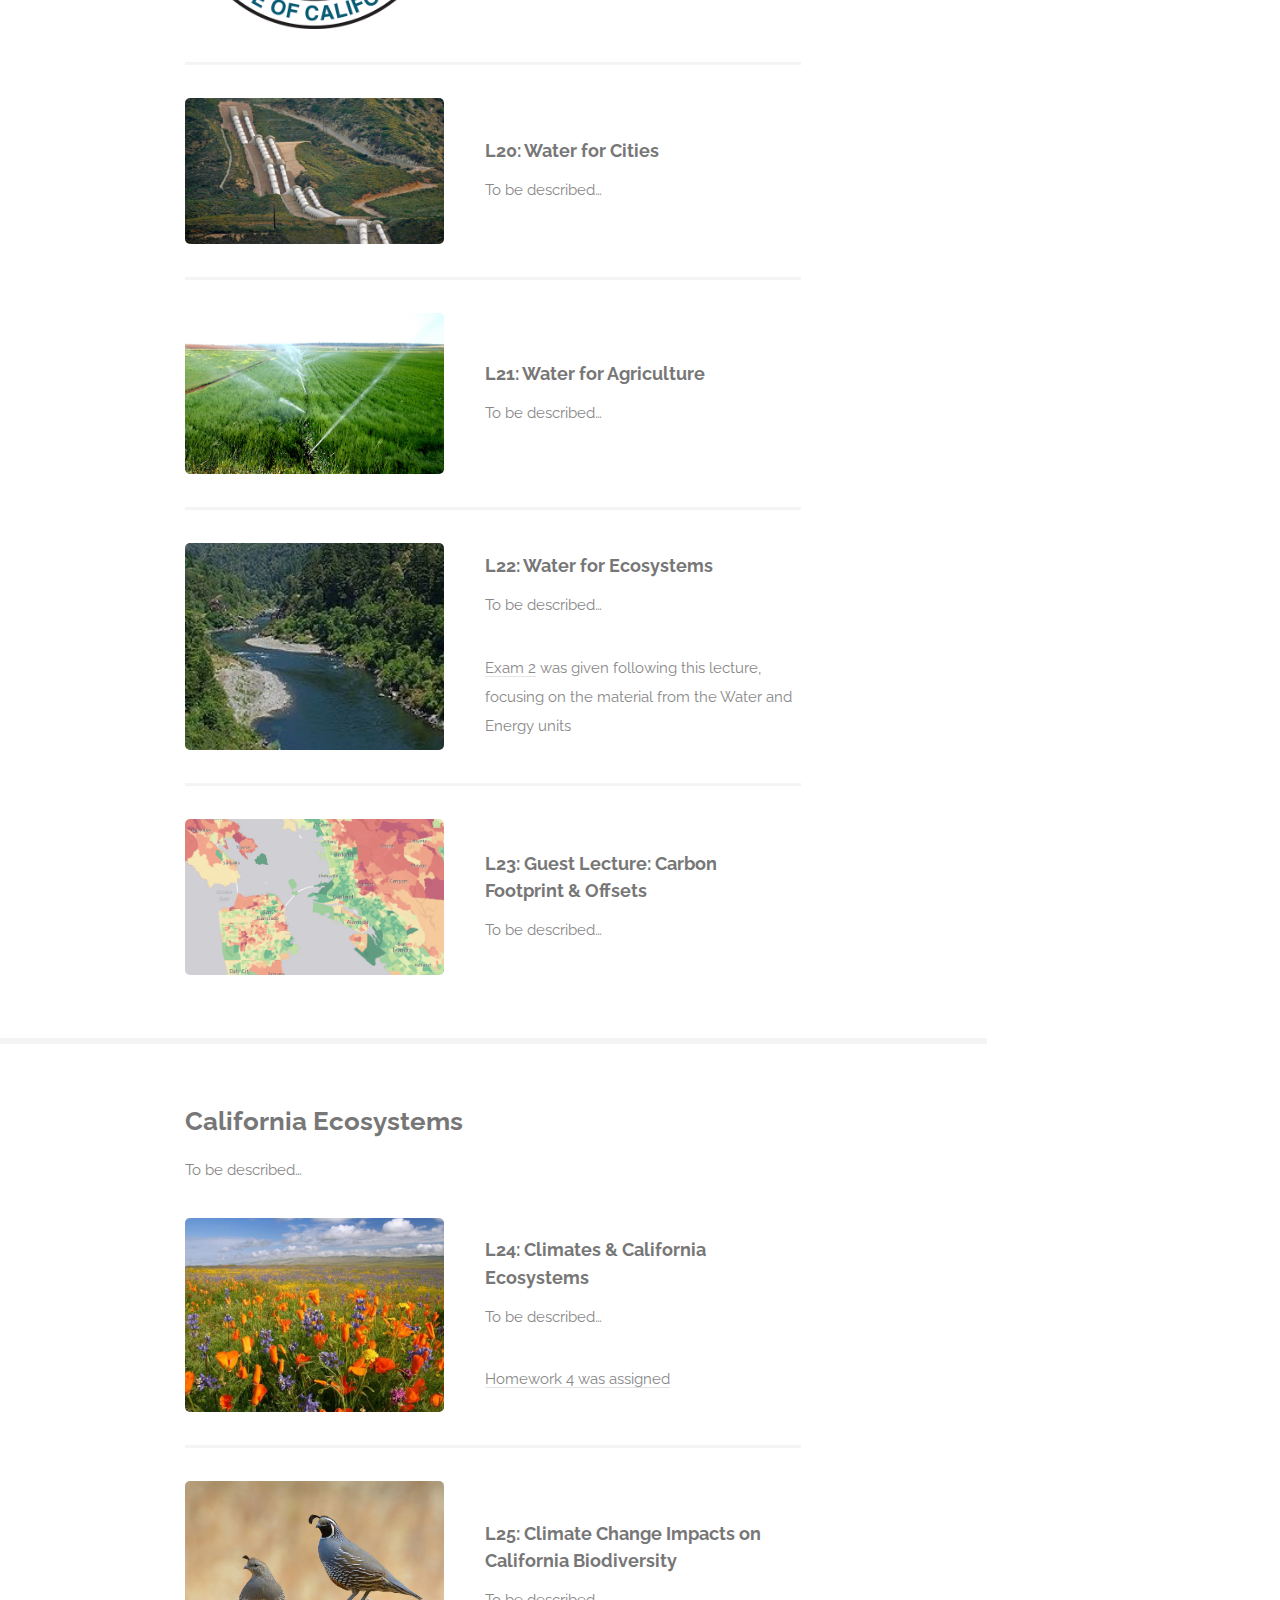
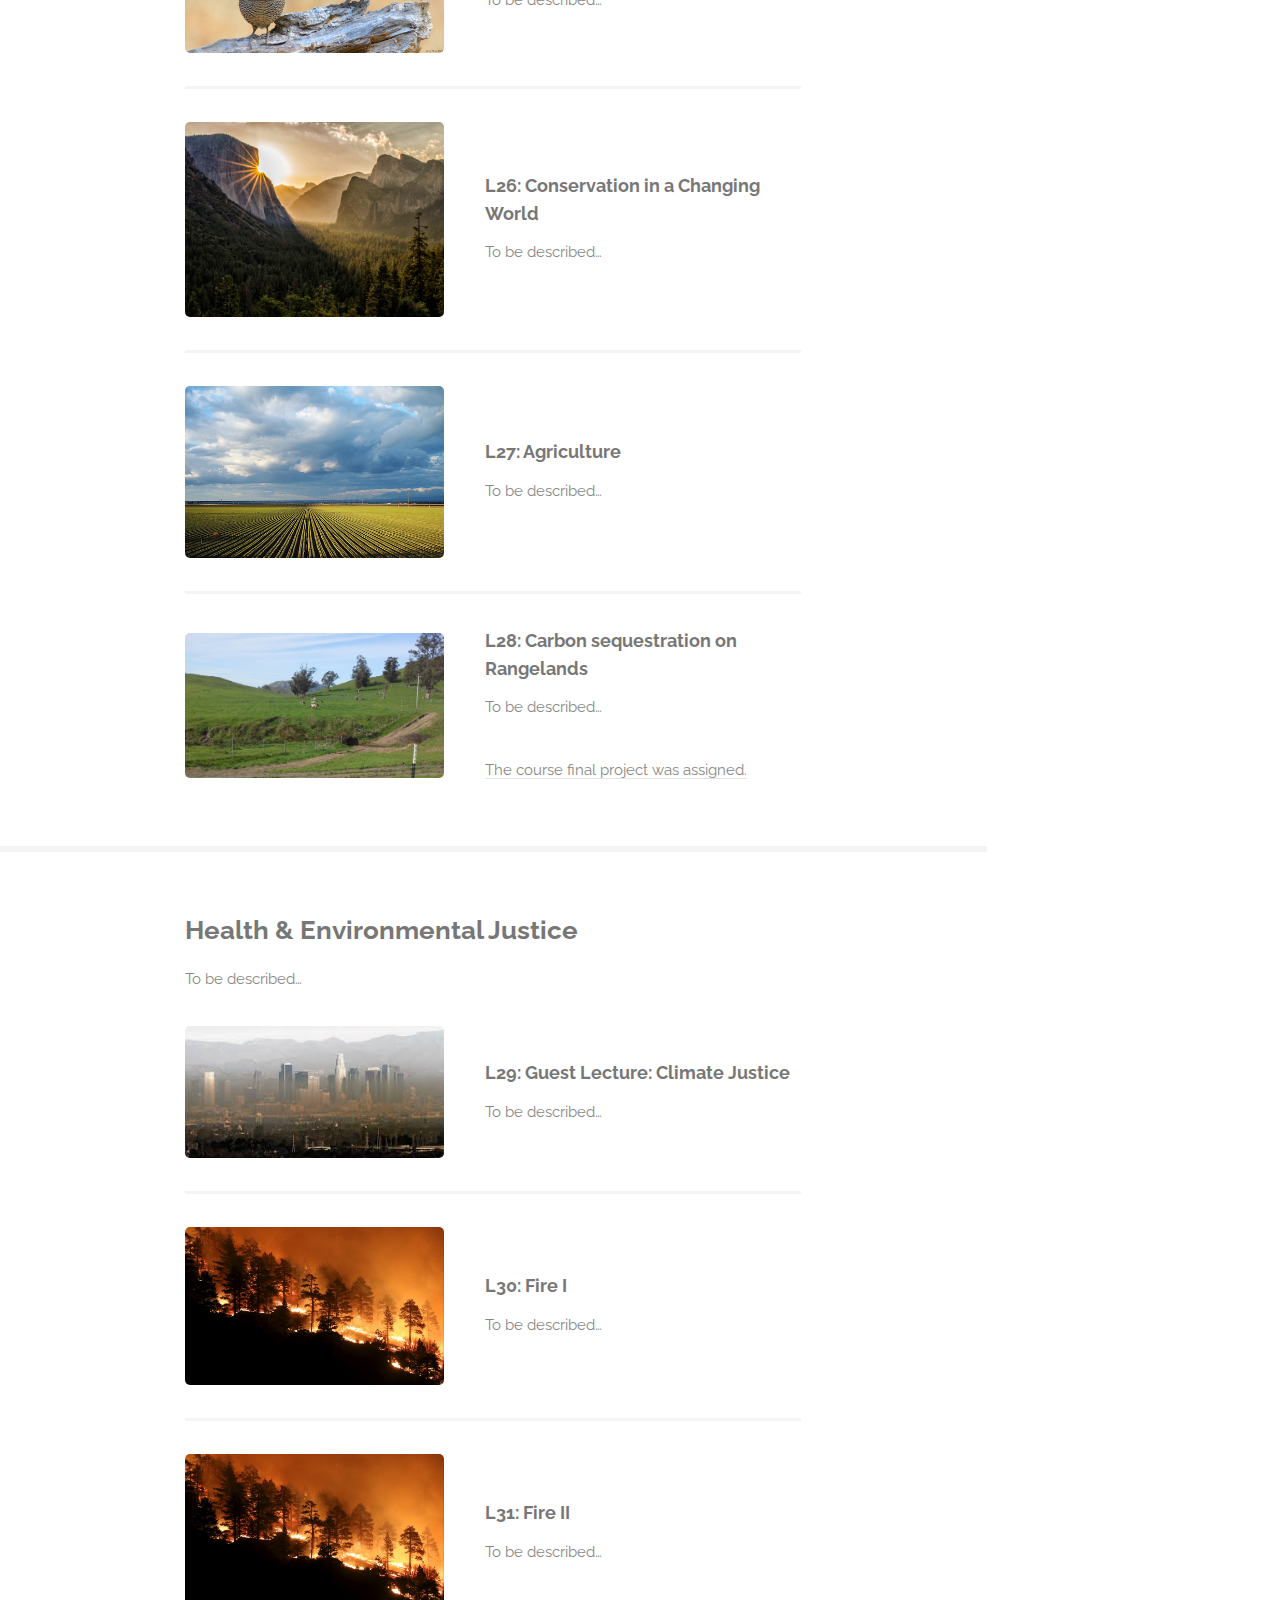
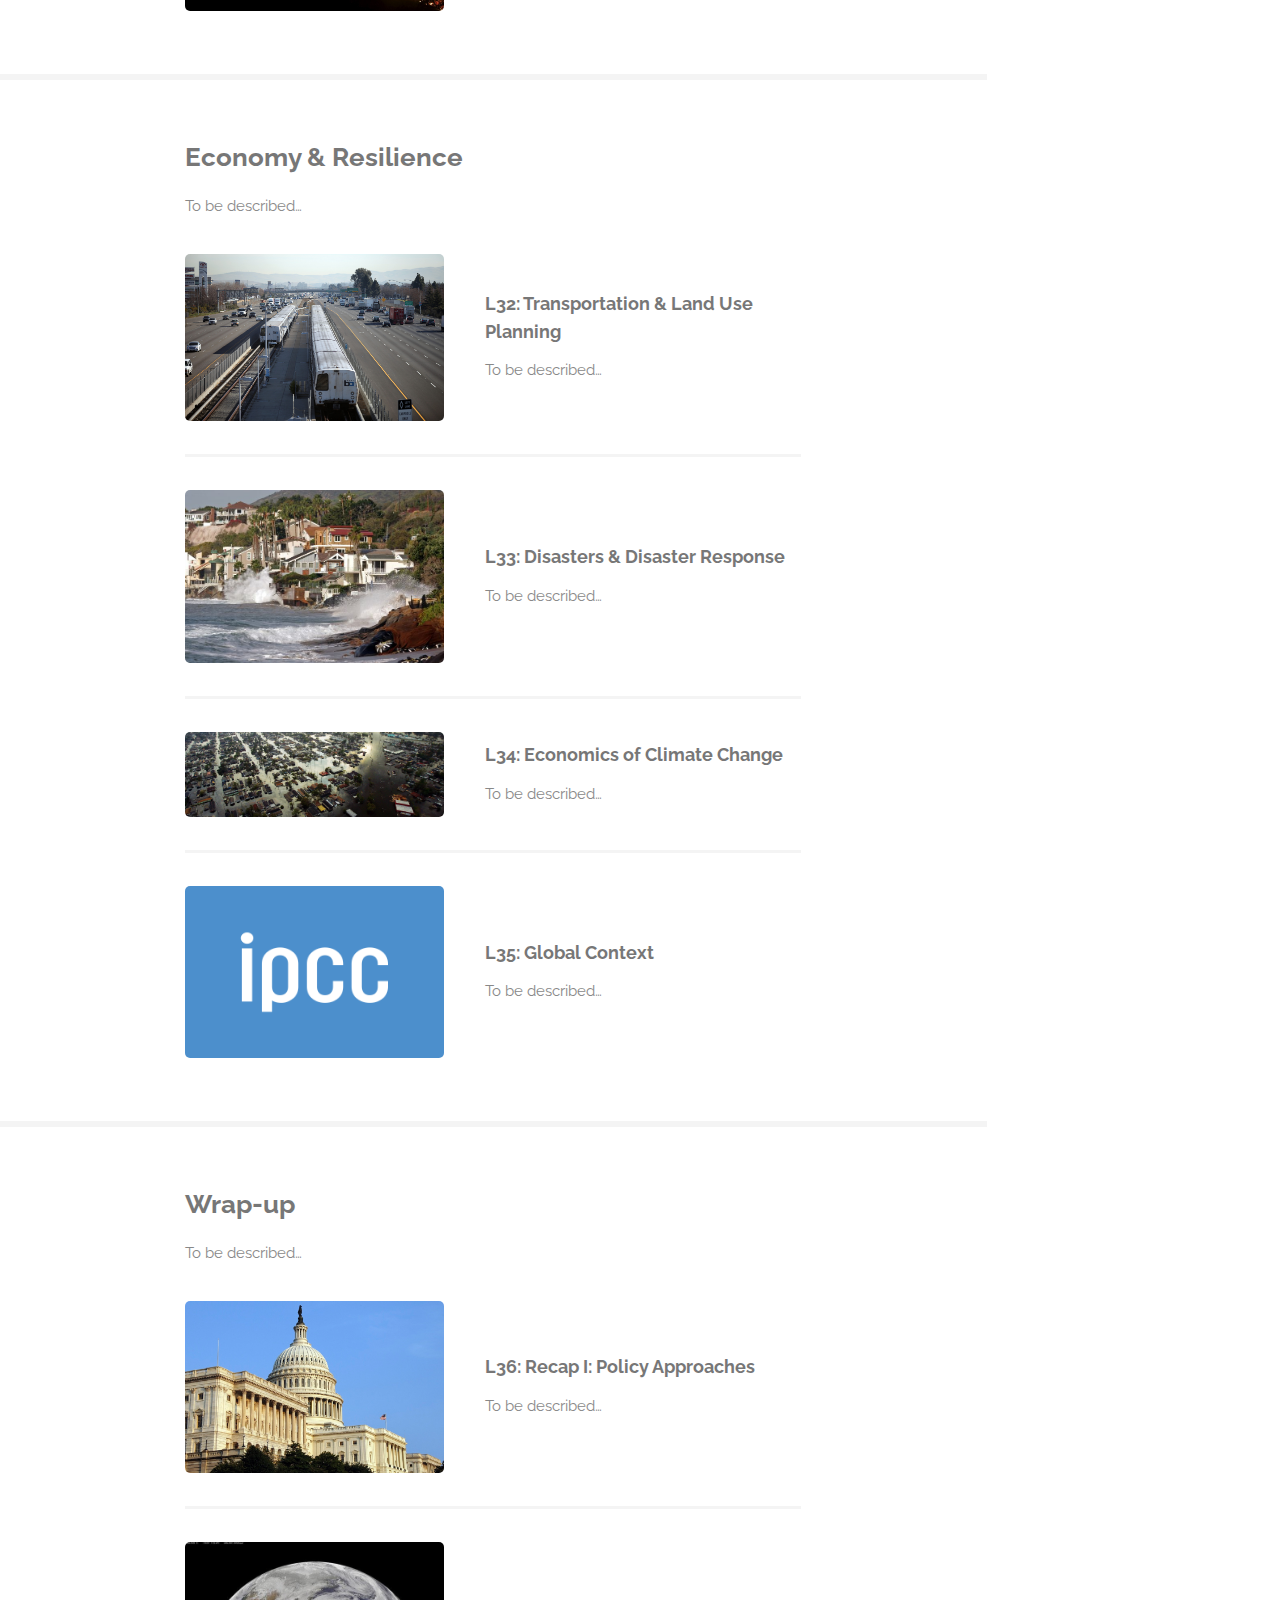
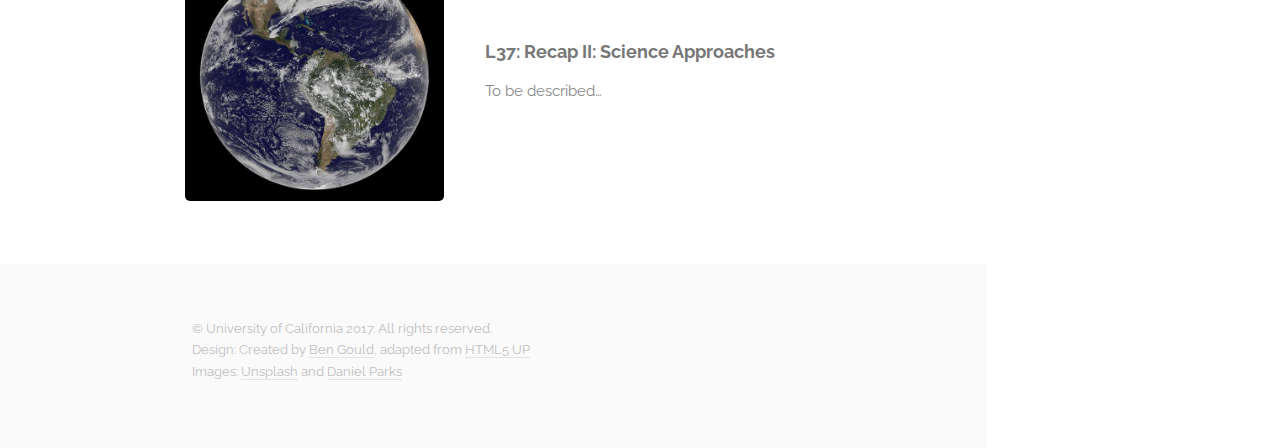
<file: lectures.html>
<!DOCTYPE HTML>
<!--
	Read Only by HTML5 UP
	html5up.net | @ajlkn
	Free for personal and commercial use under the CCA 3.0 license (html5up.net/license)
-->
<html>
	<head>
		<title>CCFC Lectures</title>
		<meta charset="utf-8" />
		<meta name="viewport" content="width=device-width, initial-scale=1" />
		<!--[if lte IE 8]><script src="js/ie/html5shiv.js"></script><![endif]-->
		<link rel="stylesheet" href="readonlyassets/css/main.css" />
		<!--[if lte IE 8]><link rel="stylesheet" href="css/ie8.css" /><![endif]-->
        
	</head>
	<body>

		<!-- Header -->
			<section id="header">
				<header>
					<span class="image avatar"><a href="index.html"><img src="images/logosquare.jpg" alt="" /></a></span>
					<h1 id="logo"><a href="#">Lectures</a></h1>
				</header>
				<nav id="nav" style="height: 100%">
					<ul>
						<li><a href="#geography">Geography</a></li>
						<li><a href="#climate">Climate Science</a></li>
						<li><a href="#governance">Governance</a></li>
						<li><a href="#energy">California Energy</a></li>
						<li><a href="#water">Water in California</a></li>
						<li><a href="#ecosys">California Ecosystems</a></li>
						<li><a href="#justice">Health & Environmental Justice</a></li>
						<li><a href="#econ">Economy & Resilience</a></li>
						<li><a href="#wrap">Wrap-up</a></li>
					</ul>
				</nav>
			</section>

		<!-- Wrapper -->
        <div id="wrapper">

            <!-- Main -->
            <div id="main">

                <!-- One -->
                <section id="one">
                    <div class="container">
                        <header class="major">
                            <h2>Lectures</h2>
                            <p></p>
                        </header>
                        <p>Find lecture slides, videos, and assignments here on this page. Click on the logo or image next to the description to download that lecture's materials.</p>

                        <div class="features">
                            <article>
                                <a href="/public/lectures/L1.zip" class="image"><img src="images/faculty.jpg" alt="" /></a>
                                <div class="inner">
                                    <h4><a href="/public/lectures/L1.zip">L1: Course introduction</a></h4>
                                    <p>Professor Ackerly gave an overview to the course and introduced all the professors.</p>
                                </div>
                            </article>
                        </div>
                    </div>
                </section>

            <!-- Three -->
                <section id="geography">
                    <div class="container">
                        <h3>Geography</h3>
                        <p>To be described…</p>
                        <div class="features">
                            <article>
                                <a href="#" class="image"><img src="images/california.jpg" alt="" /></a>
                                <div class="inner">
                                    <h4><a href="#">L2: Geography & Climate of California</a></h4>
                                    <p>Professor Silver gave an overview to the geography, climate, and prehistory of California.</p>
                                    <p><a href="/public/homework/CCFC%20Assignment%201.pdf">Homework 1 assigned</a></p>
                                </div>
                            </article>
                            <article>
                                <a href="/public/lectures/L3-4.zip" class="image"><img src="images/goldrush.jpg" alt="" /></a>
                                <div class="inner">
                                    <h4><a href="/public/lectures/L3-4.zip">L3: People of California: Past, Present, & Future I</a></h4>
                                    <p>Taught by Professor Sedlak, the People of California two-unit miniseries covers the economic, industrial, and environmental history of California.</p>
                                </div>
                            </article>
                            <article>
                                <a href="/public/lectures/L3-4.zip" class="image"><img src="images/la-freeways.jpg" alt="" /></a>
                                <div class="inner">
                                    <h4><a href="/public/lectures/L3-4.zip">L4: People of California: Past, Present, & Future II</a></h4>
                                    <p>Taught by Professor Sedlak, the People of California two-unit miniseries covers the economic, industrial, and environmental history of California.</p>
                                </div>
                            </article>
                        </div>
                    </div>
                </section>

            <!-- Three -->
                <section id="climate">
                    <div class="container">
                        <h3>Climate Science</h3>
                        <p>Professor Silver taught every lecture in this unit, focusing on the basics of climate science.</p>
                        <div class="features">
                            <article>
                                <a href="#" class="image"><img src="images/logosquare.jpg" alt="" /></a>
                                <div class="inner">
                                    <h4><a href="#">L5: Earth's Energy Balance</a></h4>
                                    <p>An overview….</p>
                                </div>
                            </article>
                            <article>
                                <a href="#" class="image"><img src="images/logosquare.jpg" alt="" /></a>
                                <div class="inner">
                                    <h4><a href="#">L6: Global and Regional Climates</a></h4>
                                    <p>To be described…</p>
                                </div>
                            </article>
                            <article>
                                <a href="#" class="image"><img src="images/redwoods.jpg" alt="" /></a>
                                <div class="inner">
                                    <h4><a href="#">L7: Carbon Cycle</a></h4>
                                    <p>To be described…</p>
                                    <p><a href="#">Homework 2 was assigned</a></p>
                                </div>
                            </article>
                            <article>
                                <a href="#" class="image"><img src="images/graph.jpeg" alt="" /></a>
                                <div class="inner">
                                    <h4><a href="#">L8: Anthropogenic Climate Change</a></h4>
                                    <p>To be described…</p>
                                </div>
                            </article>
                            <article>
                                <a href="#" class="image"><img src="images/heatmap.jpg" alt="" /></a>
                                <div class="inner">
                                    <h4><a href="#">L9: Future Climate Scenarios</a></h4>
                                    <p>To be described…</p>
                                </div>
                            </article>
                        </div>
                    </div>
                </section>

            <!-- Three -->
                <section id="governance">
                    <div class="container">
                        <h3>Governance</h3>
                        <p>To be described…</p>
                        <div class="features">
                            <article>
                                <a href="/public/lectures/L10.zip" class="image"><img src="images/capitol.jpg" alt="" /></a>
                                <div class="inner">
                                    <h4><a href="/public/lectures/L10.zip">L10: Structure of California political system</a></h4>
                                    <p>To be described…</p>
                                </div>
                            </article>
                            <article>
                                <a href="/public/lectures/L11-12.zip" class="image"><img src="images/politics.jpg" alt="" /></a>
                                <div class="inner">
                                    <h4><a href="/public/lectures/L11-12.zip">L11: Political tools</a></h4>
                                    <p>To be described…</p>
                                </div>
                            </article>
                            <article>
                                <a href="/public/lectures/L11-12.zip" class="image"><img src="images/regulation.jpg" alt="" /></a>
                                <div class="inner">
                                    <h4><a href="/public/lectures/L11-12.zip">L12: Current policies</a></h4>
                                    <p>To be described…</p>
                                    <p><a href="#">Exam 1</a> was following this lecture. The exam covered material from the first three units (Geography, Climate, and Governance)</p>
                                </div>
                            </article>
                        </div>
                    </div>
                </section>

            <!-- Energy -->
                <section id="energy">
                    <div class="container">
                        <h3>California Energy</h3>
                        <p>To be described…</p>
                        <div class="features">
                            <article>
                                <a href="/public/lectures/L13.zip" class="image"><img src="images/Transmission-LIne.jpg" alt="" /></a>
                                <div class="inner">
                                    <h4><a href="/public/lectures/L13.zip">L13: The Grid & California's Energy Balance</a></h4>
                                    <p>To be described…</p>
                                </div>
                            </article>
                            <article>
                                <a href="/public/lectures/L14.zip" class="image"><img src="images/power-plant.jpg" alt="" /></a>
                                <div class="inner">
                                    <h4><a href="/public/lectures/L14.zip">L14: Energy Technologies I</a></h4>
                                    <p>To be described…</p>
                                </div>
                            </article>
                            <article>
                                <a href="/public/lectures/L15.zip" class="image"><img src="images/wind-power.jpg" alt="" /></a>
                                <div class="inner">
                                    <h4><a href="/public/lectures/L15.zip">L15: Energy Technologies II</a></h4>
                                    <p>To be described…</p>
                                </div>
                            </article>
                            <article>
                                <a href="/public/lectures/L16.zip" class="image"><img src="images/CEC_logo.jpg" alt="" /></a>
                                <div class="inner">
                                    <h4><a href="/public/lectures/L16.zip">L16: Energy Policy</a></h4>
                                    <p>To be described…</p>
                                    <p>Homework #3 was assigned.</p>
                                </div>
                            </article>
                            <article>
                                <a href="/public/lectures/L17.zip" class="image"><img src="images/PEVs.jpg" alt="" /></a>
                                <div class="inner">
                                    <h4><a href="/public/lectures/L17.zip">L17: Future Energy Scenarios</a></h4>
                                    <p>To be described…</p>
                                </div>
                            </article>
                        </div>
                    </div>
                </section>

            <!-- Water -->
                <section id="water">
                    <div class="container">
                        <h3>Water in California</h3>
                        <p>To be described…</p>
                        <p>In place of individual lectures, this section was structured as one complete package. <a href="/public/lectures/L18-23.zip">Click here to download the full unit</a></p>
                        <div class="features">
                            <article>
                                <a href="/public/lectures/L18-23.zip" class="image"><img src="images/water_hist.jpg" alt="" /></a>
                                <div class="inner">
                                    <h4><a href="/public/lectures/L18-23.zip">L18: History of water in California</a></h4>
                                    <p>To be described…</p>
                                </div>
                            </article>
                            <article>
                                <a href="/public/lectures/L18-23.zip" class="image"><img src="images/dwrlogo.png" alt="" /></a>
                                <div class="inner">
                                    <h4><a href="/public/lectures/L18-23.zip">L19: Water Allocation in California</a></h4>
                                    <p>To be described…</p>
                                </div>
                            </article>
                            <article>
                                <a href="/public/lectures/L18-23.zip" class="image"><img src="images/California-Aqueduct-drought.jpg" alt="" /></a>
                                <div class="inner">
                                    <h4><a href="/public/lectures/L18-23.zip">L20: Water for Cities</a></h4>
                                    <p>To be described…</p>
                                </div>
                            </article>
                            <article>
                                <a href="/public/lectures/L18-23.zip" class="image"><img src="images/Sprinkle.jpg" alt="" /></a>
                                <div class="inner">
                                    <h4><a href="/public/lectures/L18-23.zip">L21: Water for Agriculture</a></h4>
                                    <p>To be described…</p>
                                </div>
                            </article>
                            <article>
                                <a href="/public/lectures/L18-23.zip" class="image"><img src="images/River.jpg" alt="" /></a>
                                <div class="inner">
                                    <h4><a href="/public/lectures/L18-23.zip">L22: Water for Ecosystems</a></h4>
                                    <p>To be described…</p>
                                    <p><a href="#">Exam 2</a> was given following this lecture, focusing on the material from the Water and Energy units</p>
                                </div>
                            </article>
                            <article>
                                <a href="#" class="image"><img src="images/footprint_map.png" alt="" /></a>
                                <div class="inner">
                                    <h4><a href="/public/lectures/L18-23.zip">L23: Guest Lecture: Carbon Footprint & Offsets</a></h4>
                                    <p>To be described…</p>
                                </div>
                            </article>
                        </div>
                    </div>
                </section>

            <!-- Three -->
                <section id="ecosys">
                    <div class="container">
                        <h3>California Ecosystems</h3>
                        <p>To be described…</p>
                        <div class="features">
                            <article>
                                <a href="/public/lectures/L24.zip" class="image"><img src="images/meadow.jpg" alt="" /></a>
                                <div class="inner">
                                    <h4><a href="/public/lectures/L24.zip">L24: Climates & California Ecosystems</a></h4>
                                    <p>To be described…</p>
                                    <p><a href="/public/homework/CCFC%20Assignment%204.pdf">Homework 4 was assigned</a></p>
                                </div>
                            </article>
                            <article>
                                <a href="/public/lectures/L25.zip" class="image"><img src="images/quail.jpg" alt="" /></a>
                                <div class="inner">
                                    <h4><a href="/public/lectures/L25.zip">L25: Climate Change Impacts on California Biodiversity</a></h4>
                                    <p>To be described…</p>
                                </div>
                            </article>
                            <article>
                                <a href="/public/lectures/L26.zip" class="image"><img src="images/Yosemite.jpg" alt="" /></a>
                                <div class="inner">
                                    <h4><a href="/public/lectures/L26.zip">L26: Conservation in a Changing World</a></h4>
                                    <p>To be described…</p>
                                </div>
                            </article>
                            <article>
                                <a href="/public/lectures/L27.zip" class="image"><img src="images/agriculture.jpg" alt="" /></a>
                                <div class="inner">
                                    <h4><a href="/public/lectures/L27.zip">L27: Agriculture</a></h4>
                                    <p>To be described…</p>
                                </div>
                            </article>
                            <article>
                                <a href="/public/lectures/L28.zip" class="image"><img src="images/rangelands.jpg" alt="" /></a>
                                <div class="inner">
                                    <h4><a href="/public/lectures/L28.zip">L28: Carbon sequestration on Rangelands</a></h4>
                                    <p>To be described…</p>
                                    <p><a href="/public/exams/Final%20Project%20Description.pdf">The course final project was assigned.</a></p>
                                </div>
                            </article>
                        </div>
                    </div>
                </section>

            <!-- Three -->
                <section id="justice">
                    <div class="container">
                        <h3>Health & Environmental Justice</h3>
                        <p>To be described…</p>
                        <div class="features">
                            <article>
                                <a href="/public/lectures/L29.zip" class="image"><img src="images/laair.jpg" alt="" /></a>
                                <div class="inner">
                                    <h4><a href="/public/lectures/L29.zip">L29: Guest Lecture: Climate Justice</a></h4>
                                    <p>To be described…</p>
                                </div>
                            </article>
                            <article>
                                <a href="/public/lectures/L30-31.zip" class="image"><img src="images/wildfire.jpg" alt="" /></a>
                                <div class="inner">
                                    <h4><a href="/public/lectures/L30-31.zip">L30: Fire I</a></h4>
                                    <p>To be described…</p>
                                </div>
                            </article>
                            <article>
                                <a href="/public/lectures/L30-31.zip" class="image"><img src="images/wildfire.jpg" alt="" /></a>
                                <div class="inner">
                                    <h4><a href="/public/lectures/L30-31.zip">L31: Fire II</a></h4>
                                    <p>To be described…</p>
                                </div>
                            </article>
                        </div>
                    </div>
                </section>

            <!-- Three -->
                <section id="econ">
                    <div class="container">
                        <h3>Economy & Resilience</h3>
                        <p>To be described…</p>
                        <div class="features">
                            <article>
                                <a href="/public/lectures/L32.zip" class="image"><img src="images/BART_freeway.jpg" alt="" /></a>
                                <div class="inner">
                                    <h4><a href="/public/lectures/L32.zip">L32: Transportation & Land Use Planning</a></h4>
                                    <p>To be described…</p>
                                </div>
                            </article>
                            <article>
                                <a href="/public/lectures/L33.zip" class="image"><img src="images/sealevel.jpg" alt="" /></a>
                                <div class="inner">
                                    <h4><a href="/public/lectures/L33.zip">L33: Disasters & Disaster Response</a></h4>
                                    <p>To be described…</p>
                                </div>
                            </article>
                            <article>
                                <a href="/public/lectures/L34.zip" class="image"><img src="images/flooding.jpeg" alt="" /></a>
                                <div class="inner">
                                    <h4><a href="/public/lectures/L34.zip">L34: Economics of Climate Change</a></h4>
                                    <p>To be described…</p>
                                </div>
                            </article>
                            <article>
                                <a href="/public/lectures/L35.zip" class="image"><img src="images/ipcc_fb.png" alt="" /></a>
                                <div class="inner">
                                    <h4><a href="/public/lectures/L35.zip">L35: Global Context</a></h4>
                                    <p>To be described…</p>
                                </div>
                            </article>
                        </div>
                    </div>
                </section>

            <!-- Three -->
                <section id="wrap">
                    <div class="container">
                        <h3>Wrap-up</h3>
                        <p>To be described…</p>
                        <div class="features">
                            <article>
                                <a href="/public/lectures/L36.zip" class="image"><img src="images/us-capitol.jpg" alt="" /></a>
                                <div class="inner">
                                    <h4><a href="/public/lectures/L36.zip">L36: Recap I: Policy Approaches</a></h4>
                                    <p>To be described…</p>
                                </div>
                            </article>
                            <article>
                                <a href="/public/lectures/L37.zip" class="image"><img src="images/earth.jpg" alt="" /></a>
                                <div class="inner">
                                    <h4><a href="/public/lectures/L37.zip">L37: Recap II: Science Approaches</a></h4>
                                    <p>To be described…</p>
                                </div>
                            </article>
                        </div>
                    </div>
                </section>
                
            </div>

            <!-- Footer -->
            <section id="footer">
                <div class="container">
                    <ul class="copyright">
                        <li>&copy; University of California 2017. All rights reserved.</li>
                        <li>Design: Created by <a href="http://bgould132.github.io">Ben Gould</a>, adapted from <a href="http://html5up.net">HTML5 UP</a></li>
						<li>Images: <a href="http://unsplash.com">Unsplash</a> and <a href="https://www.flickr.com/photos/parksdh/">Daniel Parks</a></li>
                    </ul>
                </div>
            </section>

        </div>

		<!-- Scripts -->
        <script src="readonlyassets/js/jquery.min.js"></script>
        <script src="readonlyassets/js/jquery.scrollzer.min.js"></script>
        <script src="readonlyassets/js/jquery.scrolly.min.js"></script>
        <script src="readonlyassets/js/skel.min.js"></script>
        <script src="readonlyassets/js/util.js"></script>
        <!--[if lte IE 8]><script src="js/ie/respond.min.js"></script><![endif]-->
        <script src="readonlyassets/js/main.js"></script>

	</body>
</html>
</file>
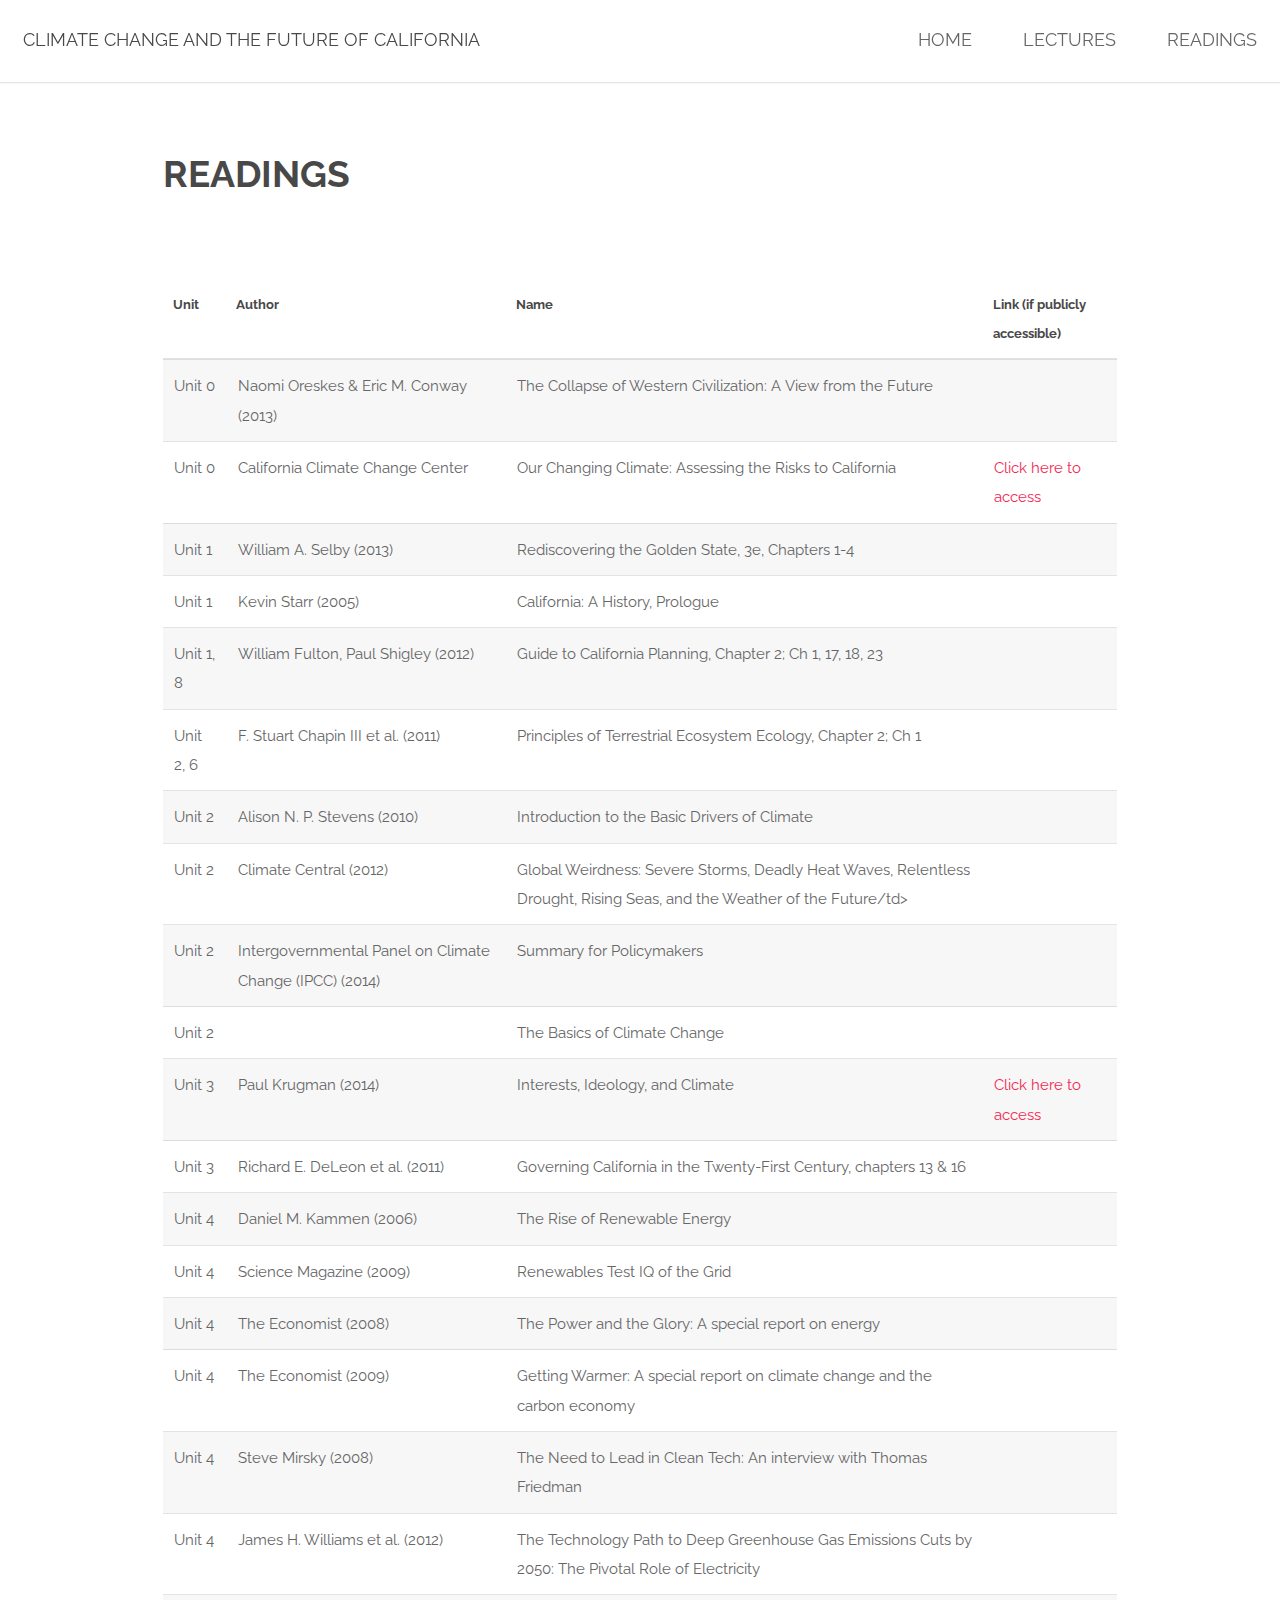
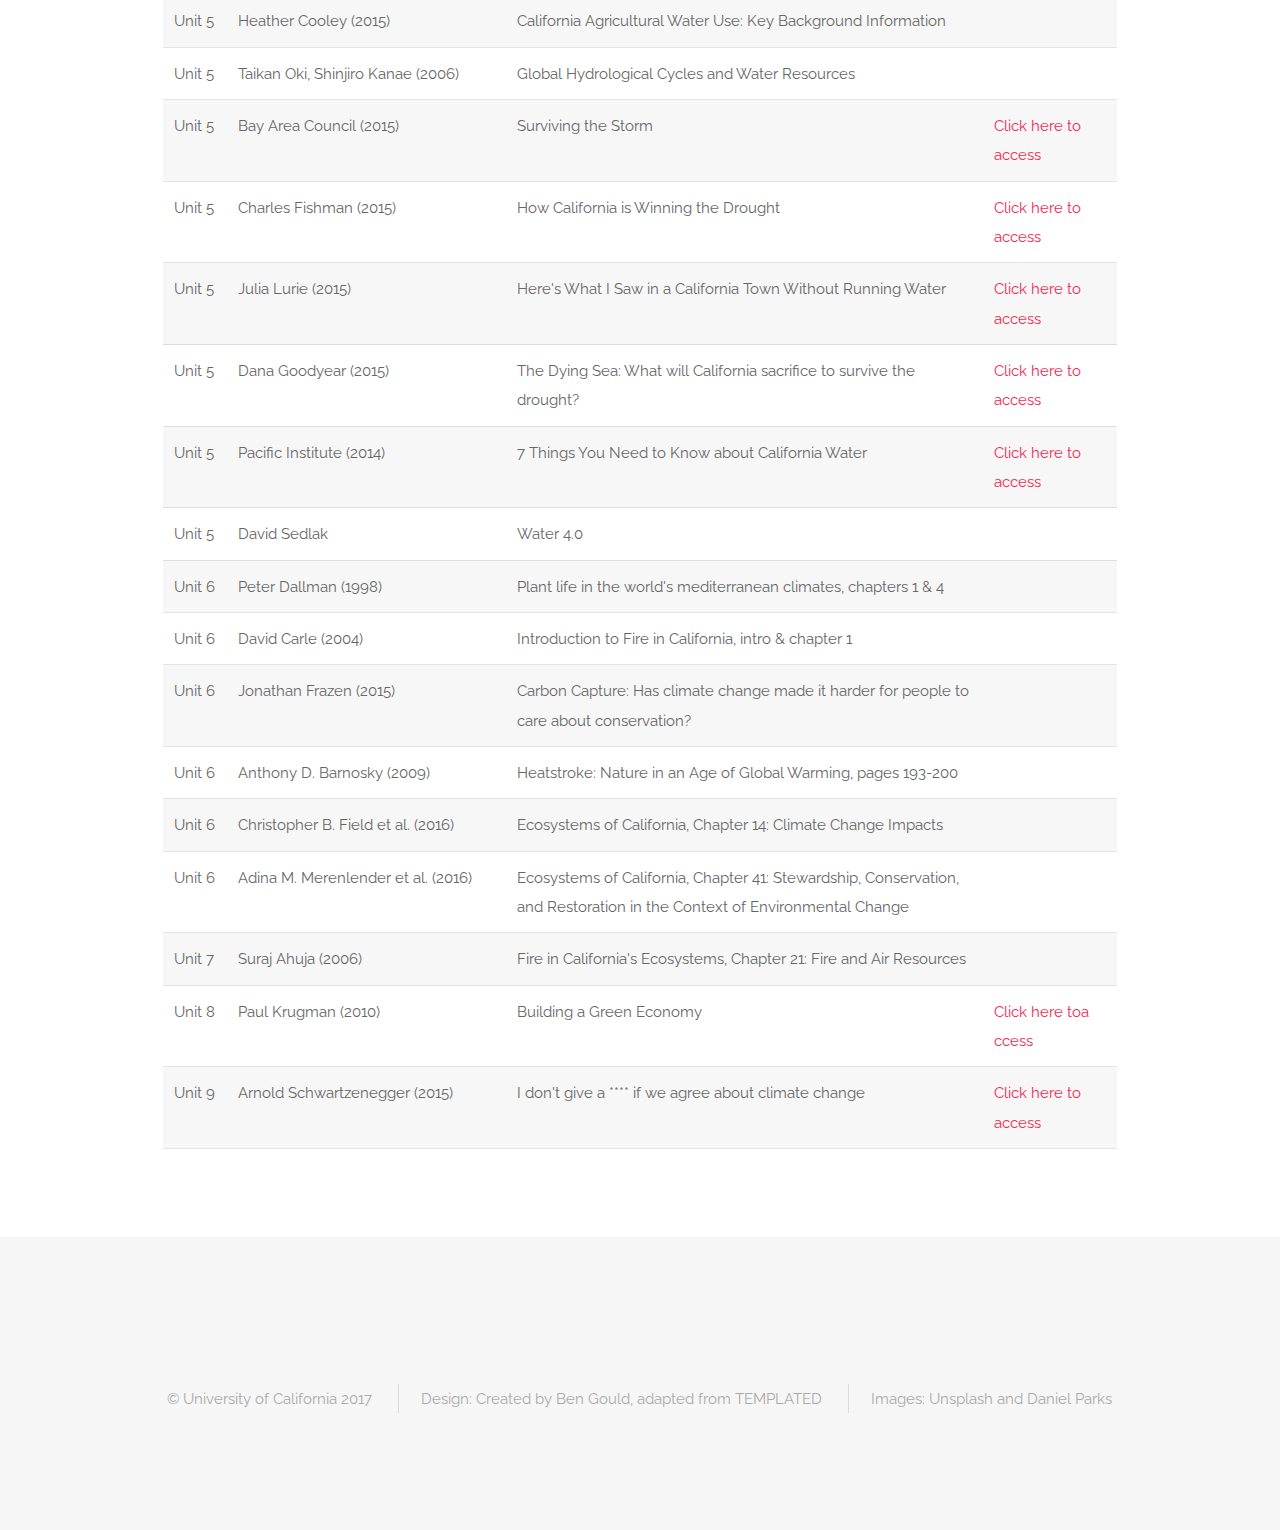
<file: readings.html>
<!DOCTYPE HTML>
<!--
	Spatial by TEMPLATED
	templated.co @templatedco
	Released for free under the Creative Commons Attribution 3.0 license (templated.co/license)
-->
<html>
	<head>
		<title>Readings - Climate Change and the Future of California</title>
		<meta charset="utf-8" />
		<meta name="viewport" content="width=device-width, initial-scale=1" />
		<link rel="stylesheet" href="spatialassets/css/main.css" />
	</head>
	<body>

		<!-- Header -->
        <header id="header">
            <h1><a href="index.html">Climate Change and the Future of California</a></h1>
            <nav id="nav">
                <ul>
                    <li><a href="index.html">Home</a></li>
                    <li><a href="lectures.html">Lectures</a></li>
                    <li><a href="readings.html">Readings</a></li>
                </ul>
            </nav>
        </header>

        <a href="#menu" class="navPanelToggle"><span class="fa fa-bars"></span></a>

    <!-- Main -->
        <section id="main" class="wrapper">
            <div class="container">
                <header class="major special">
                    <h2>Readings</h2>
                </header>

                <!-- Table -->
                <section>
                    <div class="table-wrapper">
                        <table>
                            <thead>
                                <tr>
                                    <th>Unit</th>
                                    <th>Author</th>
                                    <th>Name</th>
                                    <th>Link (if publicly accessible)</th>
                                </tr>
                            </thead>
                            <tbody>
                                <tr>
                                    <td>Unit 0</td>
                                    <td>Naomi Oreskes & Eric M. Conway (2013)</td>
                                    <td>The Collapse of Western Civilization: A View from the Future</td>
                                    <td></td>
                                </tr>
                                <tr>
                                    <td>Unit 0</td>
                                    <td>California Climate Change Center</td>
                                    <td>Our Changing Climate: Assessing the Risks to California</td>
                                    <td><a href="http://meteora.ucsd.edu/cap/pdffiles/CA_climate_Scenarios.pdf">Click here to access</a></td>
                                </tr>
                                <tr>
                                    <td>Unit 1</td>
                                    <td>William A. Selby (2013)</td>
                                    <td>Rediscovering the Golden State, 3e, Chapters 1-4</td>
                                    <td></td>
                                </tr>
                                <tr>
                                    <td>Unit 1</td>
                                    <td>Kevin Starr (2005)</td>
                                    <td>California: A History, Prologue</td>
                                    <td></td>
                                </tr>
                                <tr>
                                    <td>Unit 1, 8</td>
                                    <td>William Fulton, Paul Shigley (2012)</td>
                                    <td>Guide to California Planning, Chapter 2; Ch 1, 17, 18, 23</td>
                                    <td></td>
                                </tr>
                                <tr>
                                    <td>Unit 2, 6</td>
                                    <td>F. Stuart Chapin III et al. (2011)</td>
                                    <td>Principles of Terrestrial Ecosystem Ecology, Chapter 2; Ch 1</td>
                                    <td></td>
                                </tr>
                                <tr>
                                    <td>Unit 2</td>
                                    <td>Alison N. P. Stevens (2010)</td>
                                    <td>Introduction to the Basic Drivers of Climate</td>
                                    <td></td>
                                </tr>
                                <tr>
                                    <td>Unit 2</td>
                                    <td>Climate Central (2012)</td>
                                    <td>Global Weirdness: Severe Storms, Deadly Heat Waves, Relentless Drought, Rising Seas, and the Weather of the Future/td>
                                    <td></td>
                                </tr>
                                <tr>
                                    <td>Unit 2</td>
                                    <td>Intergovernmental Panel on Climate Change (IPCC) (2014)</td>
                                    <td>Summary for Policymakers</td>
                                    <td></td>
                                </tr>
                                <tr>
                                    <td>Unit 2</td>
                                    <td></td>
                                    <td>The Basics of Climate Change</td>
                                    <td></td>
                                </tr>
                                <tr>
                                    <td>Unit 3</td>
                                    <td>Paul Krugman (2014)</td>
                                    <td>Interests, Ideology, and Climate</td>
                                    <td><a href="http://www.nytimes.com/2014/06/09/opinion/krugman-interests-ideology-and-climate.html">Click here to access</a></td>
                                </tr>
                                <tr>
                                    <td>Unit 3</td>
                                    <td>Richard E. DeLeon et al. (2011)</td>
                                    <td>Governing California in the Twenty-First Century, chapters 13 & 16</td>
                                    <td></td>
                                </tr>
                                <tr>
                                    <td>Unit 4</td>
                                    <td>Daniel M. Kammen (2006)</td>
                                    <td>The Rise of Renewable Energy</td>
                                    <td></td>
                                </tr>
                                <tr>
                                    <td>Unit 4</td>
                                    <td>Science Magazine (2009)</td>
                                    <td>Renewables Test IQ of the Grid</td>
                                    <td></td>
                                </tr>
                                <tr>
                                    <td>Unit 4</td>
                                    <td>The Economist (2008)</td>
                                    <td>The Power and the Glory: A special report on energy</td>
                                    <td></td>
                                </tr>
                                <tr>
                                    <td>Unit 4</td>
                                    <td>The Economist (2009)</td>
                                    <td>Getting Warmer: A special report on climate change and the carbon economy</td>
                                    <td></td>
                                </tr>
                                <tr>
                                    <td>Unit 4</td>
                                    <td>Steve Mirsky (2008)</td>
                                    <td>The Need to Lead in Clean Tech: An interview with Thomas Friedman</td>
                                    <td></td>
                                </tr>
                                <tr>
                                    <td>Unit 4</td>
                                    <td>James H. Williams et al. (2012)</td>
                                    <td>The Technology Path to Deep Greenhouse Gas Emissions Cuts by 2050: The Pivotal Role of Electricity</td>
                                    <td></td>
                                </tr>
                                <tr>
                                    <td>Unit 5</td>
                                    <td>Heather Cooley (2015)</td>
                                    <td>California Agricultural Water Use: Key Background Information</td>
                                    <td></td>
                                </tr>
                                <tr>
                                    <td>Unit 5</td>
                                    <td>Taikan Oki, Shinjiro Kanae (2006)</td>
                                    <td>Global Hydrological Cycles and Water Resources</td>
                                    <td></td>
                                </tr>
                                <tr>
                                    <td>Unit 5</td>
                                    <td>Bay Area Council (2015)</td>
                                    <td>Surviving the Storm</td>
                                    <td><a href="http://documents.bayareacouncil.org/survivingthestorm.pdf">Click here to access</a></td>
                                </tr>
                                <tr>
                                    <td>Unit 5</td>
                                    <td>Charles Fishman (2015)</td>
                                    <td>How California is Winning the Drought</td>
                                    <td><a href="https://www.nytimes.com/2015/08/16/opinion/sunday/how-california-is-winning-the-drought.html">Click here to access</a></td>
                                </tr>
                                <tr>
                                    <td>Unit 5</td>
                                    <td>Julia Lurie (2015)</td>
                                    <td>Here's What I Saw in a California Town Without Running Water</td>
                                    <td><a href="https://medium.com/climate-desk/here-s-what-i-saw-in-a-california-town-without-running-water-85a489f7da6d#.tvzxbm2yo">Click here to access</a></td>
                                </tr>
                                <tr>
                                    <td>Unit 5</td>
                                    <td>Dana Goodyear (2015)</td>
                                    <td>The Dying Sea: What will California sacrifice to survive the drought?</td>
                                    <td><a href="http://www.newyorker.com/magazine/2015/05/04/the-dying-sea">Click here to access</a></td>
                                </tr>
                                <tr>
                                    <td>Unit 5</td>
                                    <td>Pacific Institute (2014)</td>
                                    <td>7 Things You Need to Know about California Water</td>
                                    <td><a href="http://pacinst.org/publication/7-things-you-need-to-know-about-california-water/">Click here to access</a></td>
                                </tr>
                                <tr>
                                    <td>Unit 5</td>
                                    <td>David Sedlak</td>
                                    <td>Water 4.0</td>
                                    <td></td>
                                </tr>
                                <tr>
                                    <td>Unit 6</td>
                                    <td>Peter Dallman (1998)</td>
                                    <td>Plant life in the world's mediterranean climates, chapters 1 & 4</td>
                                    <td></td>
                                </tr>
                                <tr>
                                    <td>Unit 6</td>
                                    <td>David Carle (2004)</td>
                                    <td>Introduction to Fire in California, intro & chapter 1</td>
                                    <td></td>
                                </tr>
                                <tr>
                                    <td>Unit 6</td>
                                    <td>Jonathan Frazen (2015)</td>
                                    <td>Carbon Capture: Has climate change made it harder for people to care about conservation?</td>
                                    <td></td>
                                </tr>
                                <tr>
                                    <td>Unit 6</td>
                                    <td>Anthony D. Barnosky (2009)</td>
                                    <td>Heatstroke: Nature in an Age of Global Warming, pages 193-200</td>
                                    <td></td>
                                </tr>
                                <tr>
                                    <td>Unit 6</td>
                                    <td>Christopher B. Field et al. (2016)</td>
                                    <td>Ecosystems of California, Chapter 14: Climate Change Impacts</td>
                                    <td></td>
                                </tr>
                                <tr>
                                    <td>Unit 6</td>
                                    <td>Adina M. Merenlender et al. (2016)</td>
                                    <td>Ecosystems of California, Chapter 41: Stewardship, Conservation, and Restoration in the Context of Environmental Change</td>
                                    <td></td>
                                </tr>
                                <tr>
                                    <td>Unit 7</td>
                                    <td>Suraj Ahuja (2006)</td>
                                    <td>Fire in California's Ecosystems, Chapter 21: Fire and Air Resources</td>
                                    <td></td>
                                </tr>
                                <tr>
                                    <td>Unit 8</td>
                                    <td>Paul Krugman (2010)</td>
                                    <td>Building a Green Economy</td>
                                    <td><a href="http://www.nytimes.com/2010/04/11/magazine/11Economy-t.html">Click here toa ccess</a></td>
                                </tr>
                                <tr>
                                    <td>Unit 9</td>
                                    <td>Arnold Schwartzenegger (2015)</td>
                                    <td>I don't give a **** if we agree about climate change</td>
                                    <td><a href="https://www.facebook.com/notes/arnold-schwarzenegger/i-dont-give-a-if-we-agree-about-climate-change/10153855713574658">Click here to access</a></td>
                                </tr>
                            </tbody>
                        </table>
                    </div>
                </section>
            </div>
        </section>

    <!-- Footer -->
        <footer id="footer">
            <div class="container">
                <ul class="copyright">
                    <li>&copy; University of California 2017</li>
                    <li>Design: Created by <a href="http://bgould132.github.io">Ben Gould</a>, adapted from <a href="http://templated.co">TEMPLATED</a></li>
                    <li>Images: <a href="http://unsplash.com">Unsplash</a> and <a href="https://www.flickr.com/photos/parksdh/">Daniel Parks</a></li>
                </ul>
            </div>
        </footer>

    <!-- Scripts -->
        <script src="spatialassets/js/jquery.min.js"></script>
        <script src="spatialassets/js/skel.min.js"></script>
        <script src="spatialassets/js/util.js"></script>
        <script src="spatialassets/js/main.js"></script>

	</body>
</html>
</file>
<file: html5up-read-only/assets/css/ie8.css>
/*
	Read Only by HTML5 UP
	html5up.net | @ajlkn
	Free for personal and commercial use under the CCA 3.0 license (html5up.net/license)
*/

/* Basic */

	code,
	input[type="text"],
	input[type="password"],
	input[type="email"],
	select,
	textarea,
	.box,
	.image,
	.image img,
	input[type="submit"],
	input[type="reset"],
	input[type="button"],
	.button {
		position: relative;
		-ms-behavior: url("assets/js/ie/PIE.htc");
	}

/* Form */

	input[type="text"],
	input[type="password"],
	input[type="email"],
	select {
		line-height: 2.75em;
	}

	input[type="checkbox"],
	input[type="radio"] {
		-moz-appearance: normal;
		-webkit-appearance: normal;
		-ms-appearance: normal;
		appearance: normal;
	}

		input[type="checkbox"] + label,
		input[type="radio"] + label {
			padding: 0 0 0 1.5em;
		}

			input[type="checkbox"] + label:before,
			input[type="radio"] + label:before {
				display: none;
			}

/* Button */

	input[type="submit"].alt,
	input[type="reset"].alt,
	input[type="button"].alt,
	.button.alt {
		border: solid 2px #e4e4e4;
	}
</file>
<file: spatialassets/css/main.css>
@import url(font-awesome.min.css);
@import url(https://fonts.googleapis.com/css?family=Raleway:400,700);

/*
	Spatial by TEMPLATED
	templated.co @templatedco
	Released for free under the Creative Commons Attribution 3.0 license (templated.co/license)
*/

/* Reset */

/* 
    Color scheme:
    #8EB8E5 (lightest blue)
    #7C99B4 (gray blue)
    #F32853 (hot pink for links)
    #484848 (dark gray)
    #0B3954 (dark blue)

*/

	html, body, div, span, applet, object, iframe, h1, h2, h3, h4, h5, h6, p, blockquote, pre, a, abbr, acronym, address, big, cite, code, del, dfn, em, img, ins, kbd, q, s, samp, small, strike, strong, sub, sup, tt, var, b, u, i, center, dl, dt, dd, ol, ul, li, fieldset, form, label, legend, table, caption, tbody, tfoot, thead, tr, th, td, article, aside, canvas, details, embed, figure, figcaption, footer, header, hgroup, menu, nav, output, ruby, section, summary, time, mark, audio, video {
		margin: 0;
		padding: 0;
		border: 0;
		font-size: 100%;
		font: inherit;
		vertical-align: baseline;
	}

	article, aside, details, figcaption, figure, footer, header, hgroup, menu, nav, section {
		display: block;
	}

	body {
		line-height: 1;
	}

	ol, ul {
		list-style: none;
	}

	blockquote, q {
		quotes: none;
	}

	blockquote:before, blockquote:after, q:before, q:after {
		content: '';
		content: none;
	}

	table {
		border-collapse: collapse;
		border-spacing: 0;
	}

	body {
		-webkit-text-size-adjust: none;
	}

/* Box Model */

	*, *:before, *:after {
		-moz-box-sizing: border-box;
		-webkit-box-sizing: border-box;
		box-sizing: border-box;
	}

/* Containers */

	.container {
		margin-left: auto;
		margin-right: auto;
	}

	.container.\31 25\25 {
		width: 100%;
		max-width: 100em;
		min-width: 80em;
	}

	.container.\37 5\25 {
		width: 60em;
	}

	.container.\35 0\25 {
		width: 40em;
	}

	.container.\32 5\25 {
		width: 20em;
	}

	.container {
		width: 80em;
	}

	@media screen and (max-width: 1680px) {

		.container.\31 25\25 {
			width: 100%;
			max-width: 100em;
			min-width: 80em;
		}

		.container.\37 5\25 {
			width: 60em;
		}

		.container.\35 0\25 {
			width: 40em;
		}

		.container.\32 5\25 {
			width: 20em;
		}

		.container {
			width: 80em;
		}

	}

	@media screen and (max-width: 1280px) {

		.container.\31 25\25 {
			width: 100%;
			max-width: 81.25em;
			min-width: 65em;
		}

		.container.\37 5\25 {
			width: 48.75em;
		}

		.container.\35 0\25 {
			width: 32.5em;
		}

		.container.\32 5\25 {
			width: 16.25em;
		}

		.container {
			width: 65em;
		}

	}

	@media screen and (max-width: 980px) {

		.container.\31 25\25 {
			width: 100%;
			max-width: 112.5%;
			min-width: 90%;
		}

		.container.\37 5\25 {
			width: 67.5%;
		}

		.container.\35 0\25 {
			width: 45%;
		}

		.container.\32 5\25 {
			width: 22.5%;
		}

		.container {
			width: 90%;
		}

	}

	@media screen and (max-width: 736px) {

		.container.\31 25\25 {
			width: 100%;
			max-width: 112.5%;
			min-width: 90%;
		}

		.container.\37 5\25 {
			width: 67.5%;
		}

		.container.\35 0\25 {
			width: 45%;
		}

		.container.\32 5\25 {
			width: 22.5%;
		}

		.container {
			width: 90% !important;
		}

	}

	@media screen and (max-width: 480px) {

		.container.\31 25\25 {
			width: 100%;
			max-width: 112.5%;
			min-width: 90%;
		}

		.container.\37 5\25 {
			width: 67.5%;
		}

		.container.\35 0\25 {
			width: 45%;
		}

		.container.\32 5\25 {
			width: 22.5%;
		}

		.container {
			width: 90% !important;
		}

	}

/* Grid */

	.row {
		border-bottom: solid 1px transparent;
		-moz-box-sizing: border-box;
		-webkit-box-sizing: border-box;
		box-sizing: border-box;
	}

	.row > * {
		float: left;
		-moz-box-sizing: border-box;
		-webkit-box-sizing: border-box;
		box-sizing: border-box;
	}

	.row:after, .row:before {
		content: '';
		display: block;
		clear: both;
		height: 0;
	}

	.row.uniform > * > :first-child {
		margin-top: 0;
	}

	.row.uniform > * > :last-child {
		margin-bottom: 0;
	}

	.row.\30 \25 > * {
		padding: 0 0 0 0em;
	}

	.row.\30 \25 {
		margin: 0 0 -1px 0em;
	}

	.row.uniform.\30 \25 > * {
		padding: 0em 0 0 0em;
	}

	.row.uniform.\30 \25 {
		margin: 0em 0 -1px 0em;
	}

	.row > * {
		padding: 0 0 0 2em;
	}

	.row {
		margin: 0 0 -1px -2em;
	}

	.row.uniform > * {
		padding: 2em 0 0 2em;
	}

	.row.uniform {
		margin: -2em 0 -1px -2em;
	}

	.row.\32 00\25 > * {
		padding: 0 0 0 4em;
	}

	.row.\32 00\25 {
		margin: 0 0 -1px -4em;
	}

	.row.uniform.\32 00\25 > * {
		padding: 4em 0 0 4em;
	}

	.row.uniform.\32 00\25 {
		margin: -4em 0 -1px -4em;
	}

	.row.\31 50\25 > * {
		padding: 0 0 0 3em;
	}

	.row.\31 50\25 {
		margin: 0 0 -1px -3em;
	}

	.row.uniform.\31 50\25 > * {
		padding: 3em 0 0 3em;
	}

	.row.uniform.\31 50\25 {
		margin: -3em 0 -1px -3em;
	}

	.row.\35 0\25 > * {
		padding: 0 0 0 1em;
	}

	.row.\35 0\25 {
		margin: 0 0 -1px -1em;
	}

	.row.uniform.\35 0\25 > * {
		padding: 1em 0 0 1em;
	}

	.row.uniform.\35 0\25 {
		margin: -1em 0 -1px -1em;
	}

	.row.\32 5\25 > * {
		padding: 0 0 0 0.5em;
	}

	.row.\32 5\25 {
		margin: 0 0 -1px -0.5em;
	}

	.row.uniform.\32 5\25 > * {
		padding: 0.5em 0 0 0.5em;
	}

	.row.uniform.\32 5\25 {
		margin: -0.5em 0 -1px -0.5em;
	}

	.\31 2u, .\31 2u\24 {
		width: 100%;
		clear: none;
		margin-left: 0;
	}

	.\31 1u, .\31 1u\24 {
		width: 91.6666666667%;
		clear: none;
		margin-left: 0;
	}

	.\31 0u, .\31 0u\24 {
		width: 83.3333333333%;
		clear: none;
		margin-left: 0;
	}

	.\39 u, .\39 u\24 {
		width: 75%;
		clear: none;
		margin-left: 0;
	}

	.\38 u, .\38 u\24 {
		width: 66.6666666667%;
		clear: none;
		margin-left: 0;
	}

	.\37 u, .\37 u\24 {
		width: 58.3333333333%;
		clear: none;
		margin-left: 0;
	}

	.\36 u, .\36 u\24 {
		width: 50%;
		clear: none;
		margin-left: 0;
	}

	.\35 u, .\35 u\24 {
		width: 41.6666666667%;
		clear: none;
		margin-left: 0;
	}

	.\34 u, .\34 u\24 {
		width: 33.3333333333%;
		clear: none;
		margin-left: 0;
	}

	.\33 u, .\33 u\24 {
		width: 25%;
		clear: none;
		margin-left: 0;
	}

	.\32 u, .\32 u\24 {
		width: 16.6666666667%;
		clear: none;
		margin-left: 0;
	}

	.\31 u, .\31 u\24 {
		width: 8.3333333333%;
		clear: none;
		margin-left: 0;
	}

	.\31 2u\24 + *,
	.\31 1u\24 + *,
	.\31 0u\24 + *,
	.\39 u\24 + *,
	.\38 u\24 + *,
	.\37 u\24 + *,
	.\36 u\24 + *,
	.\35 u\24 + *,
	.\34 u\24 + *,
	.\33 u\24 + *,
	.\32 u\24 + *,
	.\31 u\24 + * {
		clear: left;
	}

	.\-11u {
		margin-left: 91.66667%;
	}

	.\-10u {
		margin-left: 83.33333%;
	}

	.\-9u {
		margin-left: 75%;
	}

	.\-8u {
		margin-left: 66.66667%;
	}

	.\-7u {
		margin-left: 58.33333%;
	}

	.\-6u {
		margin-left: 50%;
	}

	.\-5u {
		margin-left: 41.66667%;
	}

	.\-4u {
		margin-left: 33.33333%;
	}

	.\-3u {
		margin-left: 25%;
	}

	.\-2u {
		margin-left: 16.66667%;
	}

	.\-1u {
		margin-left: 8.33333%;
	}

	@media screen and (max-width: 1680px) {

		.row > * {
			padding: 0 0 0 2em;
		}

		.row {
			margin: 0 0 -1px -2em;
		}

		.row.uniform > * {
			padding: 2em 0 0 2em;
		}

		.row.uniform {
			margin: -2em 0 -1px -2em;
		}

		.row.\32 00\25 > * {
			padding: 0 0 0 4em;
		}

		.row.\32 00\25 {
			margin: 0 0 -1px -4em;
		}

		.row.uniform.\32 00\25 > * {
			padding: 4em 0 0 4em;
		}

		.row.uniform.\32 00\25 {
			margin: -4em 0 -1px -4em;
		}

		.row.\31 50\25 > * {
			padding: 0 0 0 3em;
		}

		.row.\31 50\25 {
			margin: 0 0 -1px -3em;
		}

		.row.uniform.\31 50\25 > * {
			padding: 3em 0 0 3em;
		}

		.row.uniform.\31 50\25 {
			margin: -3em 0 -1px -3em;
		}

		.row.\35 0\25 > * {
			padding: 0 0 0 1em;
		}

		.row.\35 0\25 {
			margin: 0 0 -1px -1em;
		}

		.row.uniform.\35 0\25 > * {
			padding: 1em 0 0 1em;
		}

		.row.uniform.\35 0\25 {
			margin: -1em 0 -1px -1em;
		}

		.row.\32 5\25 > * {
			padding: 0 0 0 0.5em;
		}

		.row.\32 5\25 {
			margin: 0 0 -1px -0.5em;
		}

		.row.uniform.\32 5\25 > * {
			padding: 0.5em 0 0 0.5em;
		}

		.row.uniform.\32 5\25 {
			margin: -0.5em 0 -1px -0.5em;
		}

		.\31 2u\28xlarge\29, .\31 2u\24\28xlarge\29 {
			width: 100%;
			clear: none;
			margin-left: 0;
		}

		.\31 1u\28xlarge\29, .\31 1u\24\28xlarge\29 {
			width: 91.6666666667%;
			clear: none;
			margin-left: 0;
		}

		.\31 0u\28xlarge\29, .\31 0u\24\28xlarge\29 {
			width: 83.3333333333%;
			clear: none;
			margin-left: 0;
		}

		.\39 u\28xlarge\29, .\39 u\24\28xlarge\29 {
			width: 75%;
			clear: none;
			margin-left: 0;
		}

		.\38 u\28xlarge\29, .\38 u\24\28xlarge\29 {
			width: 66.6666666667%;
			clear: none;
			margin-left: 0;
		}

		.\37 u\28xlarge\29, .\37 u\24\28xlarge\29 {
			width: 58.3333333333%;
			clear: none;
			margin-left: 0;
		}

		.\36 u\28xlarge\29, .\36 u\24\28xlarge\29 {
			width: 50%;
			clear: none;
			margin-left: 0;
		}

		.\35 u\28xlarge\29, .\35 u\24\28xlarge\29 {
			width: 41.6666666667%;
			clear: none;
			margin-left: 0;
		}

		.\34 u\28xlarge\29, .\34 u\24\28xlarge\29 {
			width: 33.3333333333%;
			clear: none;
			margin-left: 0;
		}

		.\33 u\28xlarge\29, .\33 u\24\28xlarge\29 {
			width: 25%;
			clear: none;
			margin-left: 0;
		}

		.\32 u\28xlarge\29, .\32 u\24\28xlarge\29 {
			width: 16.6666666667%;
			clear: none;
			margin-left: 0;
		}

		.\31 u\28xlarge\29, .\31 u\24\28xlarge\29 {
			width: 8.3333333333%;
			clear: none;
			margin-left: 0;
		}

		.\31 2u\24\28xlarge\29 + *,
		.\31 1u\24\28xlarge\29 + *,
		.\31 0u\24\28xlarge\29 + *,
		.\39 u\24\28xlarge\29 + *,
		.\38 u\24\28xlarge\29 + *,
		.\37 u\24\28xlarge\29 + *,
		.\36 u\24\28xlarge\29 + *,
		.\35 u\24\28xlarge\29 + *,
		.\34 u\24\28xlarge\29 + *,
		.\33 u\24\28xlarge\29 + *,
		.\32 u\24\28xlarge\29 + *,
		.\31 u\24\28xlarge\29 + * {
			clear: left;
		}

		.\-11u\28xlarge\29 {
			margin-left: 91.66667%;
		}

		.\-10u\28xlarge\29 {
			margin-left: 83.33333%;
		}

		.\-9u\28xlarge\29 {
			margin-left: 75%;
		}

		.\-8u\28xlarge\29 {
			margin-left: 66.66667%;
		}

		.\-7u\28xlarge\29 {
			margin-left: 58.33333%;
		}

		.\-6u\28xlarge\29 {
			margin-left: 50%;
		}

		.\-5u\28xlarge\29 {
			margin-left: 41.66667%;
		}

		.\-4u\28xlarge\29 {
			margin-left: 33.33333%;
		}

		.\-3u\28xlarge\29 {
			margin-left: 25%;
		}

		.\-2u\28xlarge\29 {
			margin-left: 16.66667%;
		}

		.\-1u\28xlarge\29 {
			margin-left: 8.33333%;
		}

	}

	@media screen and (max-width: 1280px) {

		.row > * {
			padding: 0 0 0 1.5em;
		}

		.row {
			margin: 0 0 -1px -1.5em;
		}

		.row.uniform > * {
			padding: 1.5em 0 0 1.5em;
		}

		.row.uniform {
			margin: -1.5em 0 -1px -1.5em;
		}

		.row.\32 00\25 > * {
			padding: 0 0 0 3em;
		}

		.row.\32 00\25 {
			margin: 0 0 -1px -3em;
		}

		.row.uniform.\32 00\25 > * {
			padding: 3em 0 0 3em;
		}

		.row.uniform.\32 00\25 {
			margin: -3em 0 -1px -3em;
		}

		.row.\31 50\25 > * {
			padding: 0 0 0 2.25em;
		}

		.row.\31 50\25 {
			margin: 0 0 -1px -2.25em;
		}

		.row.uniform.\31 50\25 > * {
			padding: 2.25em 0 0 2.25em;
		}

		.row.uniform.\31 50\25 {
			margin: -2.25em 0 -1px -2.25em;
		}

		.row.\35 0\25 > * {
			padding: 0 0 0 0.75em;
		}

		.row.\35 0\25 {
			margin: 0 0 -1px -0.75em;
		}

		.row.uniform.\35 0\25 > * {
			padding: 0.75em 0 0 0.75em;
		}

		.row.uniform.\35 0\25 {
			margin: -0.75em 0 -1px -0.75em;
		}

		.row.\32 5\25 > * {
			padding: 0 0 0 0.375em;
		}

		.row.\32 5\25 {
			margin: 0 0 -1px -0.375em;
		}

		.row.uniform.\32 5\25 > * {
			padding: 0.375em 0 0 0.375em;
		}

		.row.uniform.\32 5\25 {
			margin: -0.375em 0 -1px -0.375em;
		}

		.\31 2u\28large\29, .\31 2u\24\28large\29 {
			width: 100%;
			clear: none;
			margin-left: 0;
		}

		.\31 1u\28large\29, .\31 1u\24\28large\29 {
			width: 91.6666666667%;
			clear: none;
			margin-left: 0;
		}

		.\31 0u\28large\29, .\31 0u\24\28large\29 {
			width: 83.3333333333%;
			clear: none;
			margin-left: 0;
		}

		.\39 u\28large\29, .\39 u\24\28large\29 {
			width: 75%;
			clear: none;
			margin-left: 0;
		}

		.\38 u\28large\29, .\38 u\24\28large\29 {
			width: 66.6666666667%;
			clear: none;
			margin-left: 0;
		}

		.\37 u\28large\29, .\37 u\24\28large\29 {
			width: 58.3333333333%;
			clear: none;
			margin-left: 0;
		}

		.\36 u\28large\29, .\36 u\24\28large\29 {
			width: 50%;
			clear: none;
			margin-left: 0;
		}

		.\35 u\28large\29, .\35 u\24\28large\29 {
			width: 41.6666666667%;
			clear: none;
			margin-left: 0;
		}

		.\34 u\28large\29, .\34 u\24\28large\29 {
			width: 33.3333333333%;
			clear: none;
			margin-left: 0;
		}

		.\33 u\28large\29, .\33 u\24\28large\29 {
			width: 25%;
			clear: none;
			margin-left: 0;
		}

		.\32 u\28large\29, .\32 u\24\28large\29 {
			width: 16.6666666667%;
			clear: none;
			margin-left: 0;
		}

		.\31 u\28large\29, .\31 u\24\28large\29 {
			width: 8.3333333333%;
			clear: none;
			margin-left: 0;
		}

		.\31 2u\24\28large\29 + *,
		.\31 1u\24\28large\29 + *,
		.\31 0u\24\28large\29 + *,
		.\39 u\24\28large\29 + *,
		.\38 u\24\28large\29 + *,
		.\37 u\24\28large\29 + *,
		.\36 u\24\28large\29 + *,
		.\35 u\24\28large\29 + *,
		.\34 u\24\28large\29 + *,
		.\33 u\24\28large\29 + *,
		.\32 u\24\28large\29 + *,
		.\31 u\24\28large\29 + * {
			clear: left;
		}

		.\-11u\28large\29 {
			margin-left: 91.66667%;
		}

		.\-10u\28large\29 {
			margin-left: 83.33333%;
		}

		.\-9u\28large\29 {
			margin-left: 75%;
		}

		.\-8u\28large\29 {
			margin-left: 66.66667%;
		}

		.\-7u\28large\29 {
			margin-left: 58.33333%;
		}

		.\-6u\28large\29 {
			margin-left: 50%;
		}

		.\-5u\28large\29 {
			margin-left: 41.66667%;
		}

		.\-4u\28large\29 {
			margin-left: 33.33333%;
		}

		.\-3u\28large\29 {
			margin-left: 25%;
		}

		.\-2u\28large\29 {
			margin-left: 16.66667%;
		}

		.\-1u\28large\29 {
			margin-left: 8.33333%;
		}

	}

	@media screen and (max-width: 980px) {

		.row > * {
			padding: 0 0 0 1.5em;
		}

		.row {
			margin: 0 0 -1px -1.5em;
		}

		.row.uniform > * {
			padding: 1.5em 0 0 1.5em;
		}

		.row.uniform {
			margin: -1.5em 0 -1px -1.5em;
		}

		.row.\32 00\25 > * {
			padding: 0 0 0 3em;
		}

		.row.\32 00\25 {
			margin: 0 0 -1px -3em;
		}

		.row.uniform.\32 00\25 > * {
			padding: 3em 0 0 3em;
		}

		.row.uniform.\32 00\25 {
			margin: -3em 0 -1px -3em;
		}

		.row.\31 50\25 > * {
			padding: 0 0 0 2.25em;
		}

		.row.\31 50\25 {
			margin: 0 0 -1px -2.25em;
		}

		.row.uniform.\31 50\25 > * {
			padding: 2.25em 0 0 2.25em;
		}

		.row.uniform.\31 50\25 {
			margin: -2.25em 0 -1px -2.25em;
		}

		.row.\35 0\25 > * {
			padding: 0 0 0 0.75em;
		}

		.row.\35 0\25 {
			margin: 0 0 -1px -0.75em;
		}

		.row.uniform.\35 0\25 > * {
			padding: 0.75em 0 0 0.75em;
		}

		.row.uniform.\35 0\25 {
			margin: -0.75em 0 -1px -0.75em;
		}

		.row.\32 5\25 > * {
			padding: 0 0 0 0.375em;
		}

		.row.\32 5\25 {
			margin: 0 0 -1px -0.375em;
		}

		.row.uniform.\32 5\25 > * {
			padding: 0.375em 0 0 0.375em;
		}

		.row.uniform.\32 5\25 {
			margin: -0.375em 0 -1px -0.375em;
		}

		.\31 2u\28medium\29, .\31 2u\24\28medium\29 {
			width: 100%;
			clear: none;
			margin-left: 0;
		}

		.\31 1u\28medium\29, .\31 1u\24\28medium\29 {
			width: 91.6666666667%;
			clear: none;
			margin-left: 0;
		}

		.\31 0u\28medium\29, .\31 0u\24\28medium\29 {
			width: 83.3333333333%;
			clear: none;
			margin-left: 0;
		}

		.\39 u\28medium\29, .\39 u\24\28medium\29 {
			width: 75%;
			clear: none;
			margin-left: 0;
		}

		.\38 u\28medium\29, .\38 u\24\28medium\29 {
			width: 66.6666666667%;
			clear: none;
			margin-left: 0;
		}

		.\37 u\28medium\29, .\37 u\24\28medium\29 {
			width: 58.3333333333%;
			clear: none;
			margin-left: 0;
		}

		.\36 u\28medium\29, .\36 u\24\28medium\29 {
			width: 50%;
			clear: none;
			margin-left: 0;
		}

		.\35 u\28medium\29, .\35 u\24\28medium\29 {
			width: 41.6666666667%;
			clear: none;
			margin-left: 0;
		}

		.\34 u\28medium\29, .\34 u\24\28medium\29 {
			width: 33.3333333333%;
			clear: none;
			margin-left: 0;
		}

		.\33 u\28medium\29, .\33 u\24\28medium\29 {
			width: 25%;
			clear: none;
			margin-left: 0;
		}

		.\32 u\28medium\29, .\32 u\24\28medium\29 {
			width: 16.6666666667%;
			clear: none;
			margin-left: 0;
		}

		.\31 u\28medium\29, .\31 u\24\28medium\29 {
			width: 8.3333333333%;
			clear: none;
			margin-left: 0;
		}

		.\31 2u\24\28medium\29 + *,
		.\31 1u\24\28medium\29 + *,
		.\31 0u\24\28medium\29 + *,
		.\39 u\24\28medium\29 + *,
		.\38 u\24\28medium\29 + *,
		.\37 u\24\28medium\29 + *,
		.\36 u\24\28medium\29 + *,
		.\35 u\24\28medium\29 + *,
		.\34 u\24\28medium\29 + *,
		.\33 u\24\28medium\29 + *,
		.\32 u\24\28medium\29 + *,
		.\31 u\24\28medium\29 + * {
			clear: left;
		}

		.\-11u\28medium\29 {
			margin-left: 91.66667%;
		}

		.\-10u\28medium\29 {
			margin-left: 83.33333%;
		}

		.\-9u\28medium\29 {
			margin-left: 75%;
		}

		.\-8u\28medium\29 {
			margin-left: 66.66667%;
		}

		.\-7u\28medium\29 {
			margin-left: 58.33333%;
		}

		.\-6u\28medium\29 {
			margin-left: 50%;
		}

		.\-5u\28medium\29 {
			margin-left: 41.66667%;
		}

		.\-4u\28medium\29 {
			margin-left: 33.33333%;
		}

		.\-3u\28medium\29 {
			margin-left: 25%;
		}

		.\-2u\28medium\29 {
			margin-left: 16.66667%;
		}

		.\-1u\28medium\29 {
			margin-left: 8.33333%;
		}

	}

	@media screen and (max-width: 736px) {

		.row > * {
			padding: 0 0 0 1.25em;
		}

		.row {
			margin: 0 0 -1px -1.25em;
		}

		.row.uniform > * {
			padding: 1.25em 0 0 1.25em;
		}

		.row.uniform {
			margin: -1.25em 0 -1px -1.25em;
		}

		.row.\32 00\25 > * {
			padding: 0 0 0 2.5em;
		}

		.row.\32 00\25 {
			margin: 0 0 -1px -2.5em;
		}

		.row.uniform.\32 00\25 > * {
			padding: 2.5em 0 0 2.5em;
		}

		.row.uniform.\32 00\25 {
			margin: -2.5em 0 -1px -2.5em;
		}

		.row.\31 50\25 > * {
			padding: 0 0 0 1.875em;
		}

		.row.\31 50\25 {
			margin: 0 0 -1px -1.875em;
		}

		.row.uniform.\31 50\25 > * {
			padding: 1.875em 0 0 1.875em;
		}

		.row.uniform.\31 50\25 {
			margin: -1.875em 0 -1px -1.875em;
		}

		.row.\35 0\25 > * {
			padding: 0 0 0 0.625em;
		}

		.row.\35 0\25 {
			margin: 0 0 -1px -0.625em;
		}

		.row.uniform.\35 0\25 > * {
			padding: 0.625em 0 0 0.625em;
		}

		.row.uniform.\35 0\25 {
			margin: -0.625em 0 -1px -0.625em;
		}

		.row.\32 5\25 > * {
			padding: 0 0 0 0.3125em;
		}

		.row.\32 5\25 {
			margin: 0 0 -1px -0.3125em;
		}

		.row.uniform.\32 5\25 > * {
			padding: 0.3125em 0 0 0.3125em;
		}

		.row.uniform.\32 5\25 {
			margin: -0.3125em 0 -1px -0.3125em;
		}

		.\31 2u\28small\29, .\31 2u\24\28small\29 {
			width: 100%;
			clear: none;
			margin-left: 0;
		}

		.\31 1u\28small\29, .\31 1u\24\28small\29 {
			width: 91.6666666667%;
			clear: none;
			margin-left: 0;
		}

		.\31 0u\28small\29, .\31 0u\24\28small\29 {
			width: 83.3333333333%;
			clear: none;
			margin-left: 0;
		}

		.\39 u\28small\29, .\39 u\24\28small\29 {
			width: 75%;
			clear: none;
			margin-left: 0;
		}

		.\38 u\28small\29, .\38 u\24\28small\29 {
			width: 66.6666666667%;
			clear: none;
			margin-left: 0;
		}

		.\37 u\28small\29, .\37 u\24\28small\29 {
			width: 58.3333333333%;
			clear: none;
			margin-left: 0;
		}

		.\36 u\28small\29, .\36 u\24\28small\29 {
			width: 50%;
			clear: none;
			margin-left: 0;
		}

		.\35 u\28small\29, .\35 u\24\28small\29 {
			width: 41.6666666667%;
			clear: none;
			margin-left: 0;
		}

		.\34 u\28small\29, .\34 u\24\28small\29 {
			width: 33.3333333333%;
			clear: none;
			margin-left: 0;
		}

		.\33 u\28small\29, .\33 u\24\28small\29 {
			width: 25%;
			clear: none;
			margin-left: 0;
		}

		.\32 u\28small\29, .\32 u\24\28small\29 {
			width: 16.6666666667%;
			clear: none;
			margin-left: 0;
		}

		.\31 u\28small\29, .\31 u\24\28small\29 {
			width: 8.3333333333%;
			clear: none;
			margin-left: 0;
		}

		.\31 2u\24\28small\29 + *,
		.\31 1u\24\28small\29 + *,
		.\31 0u\24\28small\29 + *,
		.\39 u\24\28small\29 + *,
		.\38 u\24\28small\29 + *,
		.\37 u\24\28small\29 + *,
		.\36 u\24\28small\29 + *,
		.\35 u\24\28small\29 + *,
		.\34 u\24\28small\29 + *,
		.\33 u\24\28small\29 + *,
		.\32 u\24\28small\29 + *,
		.\31 u\24\28small\29 + * {
			clear: left;
		}

		.\-11u\28small\29 {
			margin-left: 91.66667%;
		}

		.\-10u\28small\29 {
			margin-left: 83.33333%;
		}

		.\-9u\28small\29 {
			margin-left: 75%;
		}

		.\-8u\28small\29 {
			margin-left: 66.66667%;
		}

		.\-7u\28small\29 {
			margin-left: 58.33333%;
		}

		.\-6u\28small\29 {
			margin-left: 50%;
		}

		.\-5u\28small\29 {
			margin-left: 41.66667%;
		}

		.\-4u\28small\29 {
			margin-left: 33.33333%;
		}

		.\-3u\28small\29 {
			margin-left: 25%;
		}

		.\-2u\28small\29 {
			margin-left: 16.66667%;
		}

		.\-1u\28small\29 {
			margin-left: 8.33333%;
		}

	}

	@media screen and (max-width: 480px) {

		.row > * {
			padding: 0 0 0 1.25em;
		}

		.row {
			margin: 0 0 -1px -1.25em;
		}

		.row.uniform > * {
			padding: 1.25em 0 0 1.25em;
		}

		.row.uniform {
			margin: -1.25em 0 -1px -1.25em;
		}

		.row.\32 00\25 > * {
			padding: 0 0 0 2.5em;
		}

		.row.\32 00\25 {
			margin: 0 0 -1px -2.5em;
		}

		.row.uniform.\32 00\25 > * {
			padding: 2.5em 0 0 2.5em;
		}

		.row.uniform.\32 00\25 {
			margin: -2.5em 0 -1px -2.5em;
		}

		.row.\31 50\25 > * {
			padding: 0 0 0 1.875em;
		}

		.row.\31 50\25 {
			margin: 0 0 -1px -1.875em;
		}

		.row.uniform.\31 50\25 > * {
			padding: 1.875em 0 0 1.875em;
		}

		.row.uniform.\31 50\25 {
			margin: -1.875em 0 -1px -1.875em;
		}

		.row.\35 0\25 > * {
			padding: 0 0 0 0.625em;
		}

		.row.\35 0\25 {
			margin: 0 0 -1px -0.625em;
		}

		.row.uniform.\35 0\25 > * {
			padding: 0.625em 0 0 0.625em;
		}

		.row.uniform.\35 0\25 {
			margin: -0.625em 0 -1px -0.625em;
		}

		.row.\32 5\25 > * {
			padding: 0 0 0 0.3125em;
		}

		.row.\32 5\25 {
			margin: 0 0 -1px -0.3125em;
		}

		.row.uniform.\32 5\25 > * {
			padding: 0.3125em 0 0 0.3125em;
		}

		.row.uniform.\32 5\25 {
			margin: -0.3125em 0 -1px -0.3125em;
		}

		.\31 2u\28xsmall\29, .\31 2u\24\28xsmall\29 {
			width: 100%;
			clear: none;
			margin-left: 0;
		}

		.\31 1u\28xsmall\29, .\31 1u\24\28xsmall\29 {
			width: 91.6666666667%;
			clear: none;
			margin-left: 0;
		}

		.\31 0u\28xsmall\29, .\31 0u\24\28xsmall\29 {
			width: 83.3333333333%;
			clear: none;
			margin-left: 0;
		}

		.\39 u\28xsmall\29, .\39 u\24\28xsmall\29 {
			width: 75%;
			clear: none;
			margin-left: 0;
		}

		.\38 u\28xsmall\29, .\38 u\24\28xsmall\29 {
			width: 66.6666666667%;
			clear: none;
			margin-left: 0;
		}

		.\37 u\28xsmall\29, .\37 u\24\28xsmall\29 {
			width: 58.3333333333%;
			clear: none;
			margin-left: 0;
		}

		.\36 u\28xsmall\29, .\36 u\24\28xsmall\29 {
			width: 50%;
			clear: none;
			margin-left: 0;
		}

		.\35 u\28xsmall\29, .\35 u\24\28xsmall\29 {
			width: 41.6666666667%;
			clear: none;
			margin-left: 0;
		}

		.\34 u\28xsmall\29, .\34 u\24\28xsmall\29 {
			width: 33.3333333333%;
			clear: none;
			margin-left: 0;
		}

		.\33 u\28xsmall\29, .\33 u\24\28xsmall\29 {
			width: 25%;
			clear: none;
			margin-left: 0;
		}

		.\32 u\28xsmall\29, .\32 u\24\28xsmall\29 {
			width: 16.6666666667%;
			clear: none;
			margin-left: 0;
		}

		.\31 u\28xsmall\29, .\31 u\24\28xsmall\29 {
			width: 8.3333333333%;
			clear: none;
			margin-left: 0;
		}

		.\31 2u\24\28xsmall\29 + *,
		.\31 1u\24\28xsmall\29 + *,
		.\31 0u\24\28xsmall\29 + *,
		.\39 u\24\28xsmall\29 + *,
		.\38 u\24\28xsmall\29 + *,
		.\37 u\24\28xsmall\29 + *,
		.\36 u\24\28xsmall\29 + *,
		.\35 u\24\28xsmall\29 + *,
		.\34 u\24\28xsmall\29 + *,
		.\33 u\24\28xsmall\29 + *,
		.\32 u\24\28xsmall\29 + *,
		.\31 u\24\28xsmall\29 + * {
			clear: left;
		}

		.\-11u\28xsmall\29 {
			margin-left: 91.66667%;
		}

		.\-10u\28xsmall\29 {
			margin-left: 83.33333%;
		}

		.\-9u\28xsmall\29 {
			margin-left: 75%;
		}

		.\-8u\28xsmall\29 {
			margin-left: 66.66667%;
		}

		.\-7u\28xsmall\29 {
			margin-left: 58.33333%;
		}

		.\-6u\28xsmall\29 {
			margin-left: 50%;
		}

		.\-5u\28xsmall\29 {
			margin-left: 41.66667%;
		}

		.\-4u\28xsmall\29 {
			margin-left: 33.33333%;
		}

		.\-3u\28xsmall\29 {
			margin-left: 25%;
		}

		.\-2u\28xsmall\29 {
			margin-left: 16.66667%;
		}

		.\-1u\28xsmall\29 {
			margin-left: 8.33333%;
		}

	}

/* Basic */

	@-ms-viewport {
		width: device-width;
	}

	body {
		-ms-overflow-style: scrollbar;
	}

	@media screen and (max-width: 480px) {

		html, body {
			min-width: 320px;
		}

	}

	body {
		background: #fff;
		padding-top: 6em;
	}

		body.landing {
			padding-top: 0 !important;
		}

		@media screen and (max-width: 980px) {

			body {
				padding-top: 2em;
			}

		}

		body.is-loading *, body.is-loading *:before, body.is-loading *:after {
			-moz-animation: none !important;
			-webkit-animation: none !important;
			-ms-animation: none !important;
			animation: none !important;
			-moz-transition: none !important;
			-webkit-transition: none !important;
			-ms-transition: none !important;
			transition: none !important;
		}

/* Type */

	body {
		background-color: #fff;
		color: #666;
	}

	body, input, select, textarea {
		font-family: "Raleway", Arial, Helvetica, sans-serif;
		font-size: 13pt;
		font-weight: 400;
		line-height: 2em;
	}

		@media screen and (max-width: 1680px) {

			body, input, select, textarea {
				font-size: 11pt;
			}

		}

		@media screen and (max-width: 1280px) {

			body, input, select, textarea {
				font-size: 11pt;
			}

		}

		@media screen and (max-width: 980px) {

			body, input, select, textarea {
				font-size: 12pt;
			}

		}

		@media screen and (max-width: 736px) {

			body, input, select, textarea {
				font-size: 12pt;
			}

		}

		@media screen and (max-width: 480px) {

			body, input, select, textarea {
				font-size: 12pt;
			}

		}

	a {
		text-decoration: none;
		color: #f32853;
	}

		a:hover {
            color: #f32853;
		}

	strong, b {
		color: #484848;
		font-weight: 700;
	}

	em, i {
		font-style: italic;
	}

	p {
		margin: 0 0 2em 0;
	}

	h1, h2, h3, h4, h5, h6 {
		color: #484848;
		font-weight: 700;
		line-height: 1em;
		margin: 0 0 1em 0;
		text-transform: uppercase;
	}

		h1 a, h2 a, h3 a, h4 a, h5 a, h6 a {
			color: inherit;
			text-decoration: none;
		}

	h2 {
		font-size: 1.75em;
		line-height: 1.5em;
	}

	h3 {
		font-size: 1.35em;
		line-height: 1.5em;
	}

	h4 {
		font-size: 1.1em;
		line-height: 1.5em;
	}

	h5 {
		font-size: 0.9em;
		line-height: 1.5em;
	}

	h6 {
		font-size: 0.7em;
		line-height: 1.5em;
	}

        

	sub {
		font-size: 0.8em;
		position: relative;
		top: 0.5em;
	}

	sup {
		font-size: 0.8em;
		position: relative;
		top: -0.5em;
	}

	blockquote {
		border-left: solid 4px;
		font-style: italic;
		margin: 0 0 2em 0;
		padding: 0.5em 0 0.5em 2em;
	}

	code {
		background: rgba(144, 144, 144, 0.075);
		border-radius: 4px;
		border: solid 1px;
		font-family: "Courier New", monospace;
		font-size: 0.9em;
		margin: 0 0.25em;
		padding: 0.25em 0.65em;
	}

	pre {
		-webkit-overflow-scrolling: touch;
		font-family: "Courier New", monospace;
		font-size: 0.9em;
		margin: 0 0 2em 0;
	}

		pre code {
			display: block;
			line-height: 1.75;
			padding: 1em 1.5em;
			overflow-x: auto;
		}

	hr {
		border: 0;
		border-bottom: solid 1px rgba(144, 144, 144, 0.25);
		margin: 2em 0;
	}

		hr.major {
			margin: 3em 0;
		}

	.align-left {
		text-align: left;
	}

	.align-center {
		text-align: center;
	}

	.align-right {
		text-align: right;
	}

/* Box */

	.box {
		border-radius: 4px;
		border: solid 1px rgba(144, 144, 144, 0.25);
		margin-bottom: 2em;
		padding: 1.5em;
	}

		.box > :last-child,
		.box > :last-child > :last-child,
		.box > :last-child > :last-child > :last-child {
			margin-bottom: 0;
		}

		.box.alt {
			border: 0;
			border-radius: 0;
			padding: 0;
		}

/* Button */

	input[type="submit"],
	input[type="reset"],
	input[type="button"],
	button,
	.button {
		-moz-appearance: none;
		-webkit-appearance: none;
		-ms-appearance: none;
		appearance: none;
		-moz-transition: background-color 0.2s ease-in-out, color 0.2s ease-in-out;
		-webkit-transition: background-color 0.2s ease-in-out, color 0.2s ease-in-out;
		-ms-transition: background-color 0.2s ease-in-out, color 0.2s ease-in-out;
		transition: background-color 0.2s ease-in-out, color 0.2s ease-in-out;
		background-color: #323037;
		border-radius: 4px;
		color: #ffffff !important;
		border: 0;
		cursor: pointer;
		display: inline-block;
		font-weight: 700;
		height: 3.15em;
		line-height: 3.25em;
		padding: 0 2.2em;
		text-align: center;
		text-decoration: none;
		text-transform: uppercase;
		white-space: nowrap;
	}

		input[type="submit"]:hover,
		input[type="reset"]:hover,
		input[type="button"]:hover,
		button:hover,
		.button:hover {
			background-color: #3e3c45;
		}

		input[type="submit"]:active,
		input[type="reset"]:active,
		input[type="button"]:active,
		button:active,
		.button:active {
			background-color: #262429;
		}

		input[type="submit"].icon,
		input[type="reset"].icon,
		input[type="button"].icon,
		button.icon,
		.button.icon {
			padding-left: 1.35em;
		}

			input[type="submit"].icon:before,
			input[type="reset"].icon:before,
			input[type="button"].icon:before,
			button.icon:before,
			.button.icon:before {
				margin-right: 0.5em;
			}

		input[type="submit"].fit,
		input[type="reset"].fit,
		input[type="button"].fit,
		button.fit,
		.button.fit {
			display: block;
			margin: 0 0 1em 0;
			width: 100%;
		}

		input[type="submit"].small,
		input[type="reset"].small,
		input[type="button"].small,
		button.small,
		.button.small {
			font-size: 0.8em;
		}

		input[type="submit"].big,
		input[type="reset"].big,
		input[type="button"].big,
		button.big,
		.button.big {
			font-size: 1.35em;
		}

		input[type="submit"].disabled, input[type="submit"]:disabled,
		input[type="reset"].disabled,
		input[type="reset"]:disabled,
		input[type="button"].disabled,
		input[type="button"]:disabled,
		button.disabled,
		button:disabled,
		.button.disabled,
		.button:disabled {
			-moz-pointer-events: none;
			-webkit-pointer-events: none;
			-ms-pointer-events: none;
			pointer-events: none;
			background-color: #666 !important;
			box-shadow: inset 0 -0.15em 0 0 rgba(0, 0, 0, 0.15);
			color: #fff !important;
			cursor: default;
			opacity: 0.25;
		}

		input[type="submit"].alt,
		input[type="reset"].alt,
		input[type="button"].alt,
		button.alt,
		.button.alt {
			background-color: transparent;
			box-shadow: inset 0 0 0 2px rgba(144, 144, 144, 0.25);
			color: #484848 !important;
		}

			input[type="submit"].alt:hover,
			input[type="reset"].alt:hover,
			input[type="button"].alt:hover,
			button.alt:hover,
			.button.alt:hover {
				background-color: rgba(144, 144, 144, 0.075);
			}

			input[type="submit"].alt:active,
			input[type="reset"].alt:active,
			input[type="button"].alt:active,
			button.alt:active,
			.button.alt:active {
				background-color: rgba(144, 144, 144, 0.2);
			}

			input[type="submit"].alt.icon:before,
			input[type="reset"].alt.icon:before,
			input[type="button"].alt.icon:before,
			button.alt.icon:before,
			.button.alt.icon:before {
				color: #aaa;
			}

		input[type="submit"].special,
		input[type="reset"].special,
		input[type="button"].special,
		button.special,
		.button.special {
			background-color: #f32853;
			color: #ffffff !important;
		}

			input[type="submit"].special:hover,
			input[type="reset"].special:hover,
			input[type="button"].special:hover,
			button.special:hover,
			.button.special:hover {
				background-color: #f44066;
			}

			input[type="submit"].special:active,
			input[type="reset"].special:active,
			input[type="button"].special:active,
			button.special:active,
			.button.special:active {
				background-color: #f21040;
			}

		@media screen and (max-width: 480px) {

			input[type="submit"],
			input[type="reset"],
			input[type="button"],
			button,
			.button {
				padding: 0;
			}

		}

/* Feature */

	.feature-grid {
		position: relative;
	}

		.feature-grid:after {
			clear: both;
			content: '';
			display: block;
		}

		.feature-grid .feature {
			display: inline-block;
			float: left;
			margin-bottom: 3em;
			width: 50%;
		}

			.feature-grid .feature .content {
				width: 60%;
			}

			.feature-grid .feature .image {
				width: 30%;
			}

				.feature-grid .feature .image img {
					display: inline;
					max-width: 100%;
				}

			.feature-grid .feature:nth-child(odd) .content, .feature-grid .feature:nth-child(odd) .image {
				float: right;
				margin-right: 5%;
				text-align: right;
			}

			.feature-grid .feature:nth-child(even) .content, .feature-grid .feature:nth-child(even) .image {
				float: left;
				margin-left: 5%;
				text-align: left;
			}

		@media screen and (max-width: 1280px) {

			.feature-grid .feature {
				margin-bottom: 2em;
			}

		}

		@media screen and (max-width: 980px) {

			.feature-grid .feature {
				display: block;
				width: 100%;
			}

				.feature-grid .feature .content {
					width: 65%;
				}

				.feature-grid .feature .image {
					margin-left: 0 !important;
					margin-right: 0 !important;
				}

		}

		@media screen and (max-width: 736px) {

			.feature-grid .feature {
				margin-bottom: 1em;
			}

		}

		@media screen and (max-width: 480px) {

			.feature-grid .feature .content,
			.feature-grid .feature .image {
				display: block;
				margin-left: 0 !important;
				margin-right: 0 !important;
				text-align: center !important;
				width: 100%;
			}

			.feature-grid .feature .image {
				margin-bottom: 1em;
			}

		}

/* Form */

	form {
		margin: 0 0 2em 0;
	}

	label {
		color: #484848;
		display: block;
		font-size: 0.9em;
		font-weight: 700;
		margin: 0 0 1em 0;
	}

	input[type="text"],
	input[type="password"],
	input[type="email"],
	select,
	textarea {
		-moz-appearance: none;
		-webkit-appearance: none;
		-ms-appearance: none;
		appearance: none;
		background: rgba(144, 144, 144, 0.075);
		border-radius: 4px;
		border: none;
		border: solid 1px rgba(144, 144, 144, 0.25);
		color: inherit;
		display: block;
		outline: 0;
		padding: 0 1em;
		text-decoration: none;
		width: 100%;
	}

		input[type="text"]:invalid,
		input[type="password"]:invalid,
		input[type="email"]:invalid,
		select:invalid,
		textarea:invalid {
			box-shadow: none;
		}

		input[type="text"]:focus,
		input[type="password"]:focus,
		input[type="email"]:focus,
		select:focus,
		textarea:focus {
			border-color: #f32853;
			box-shadow: 0 0 0 1px #f32853;
		}

	.select-wrapper {
		text-decoration: none;
		text-decoration: none;
		display: block;
		position: relative;
	}

		.select-wrapper:before {
			-moz-osx-font-smoothing: grayscale;
			-webkit-font-smoothing: antialiased;
			font-family: FontAwesome;
			font-style: normal;
			font-weight: normal;
			text-transform: none !important;
		}

		.select-wrapper:before {
			content: '\f078';
			color: rgba(144, 144, 144, 0.25);
			display: block;
			height: 2.75em;
			line-height: 2.75em;
			pointer-events: none;
			position: absolute;
			right: 0;
			text-align: center;
			top: 0;
			width: 2.75em;
		}

		.select-wrapper select::-ms-expand {
			display: none;
		}

	input[type="text"],
	input[type="password"],
	input[type="email"],
	select {
		height: 2.75em;
	}

	textarea {
		padding: 0.75em 1em;
	}

	input[type="checkbox"],
	input[type="radio"] {
		-moz-appearance: none;
		-webkit-appearance: none;
		-ms-appearance: none;
		appearance: none;
		display: block;
		float: left;
		margin-right: -2em;
		opacity: 0;
		width: 1em;
		z-index: -1;
	}

		input[type="checkbox"] + label,
		input[type="radio"] + label {
			text-decoration: none;
			color: #666;
			cursor: pointer;
			display: inline-block;
			font-size: 1em;
			font-weight: 400;
			padding-left: 2.4em;
			padding-right: 0.75em;
			position: relative;
		}

			input[type="checkbox"] + label:before,
			input[type="radio"] + label:before {
				-moz-osx-font-smoothing: grayscale;
				-webkit-font-smoothing: antialiased;
				font-family: FontAwesome;
				font-style: normal;
				font-weight: normal;
				text-transform: none !important;
			}

			input[type="checkbox"] + label:before,
			input[type="radio"] + label:before {
				background: rgba(144, 144, 144, 0.075);
				border-radius: 4px;
				border: solid 1px rgba(144, 144, 144, 0.25);
				content: '';
				display: inline-block;
				height: 1.65em;
				left: 0;
				line-height: 1.58125em;
				position: absolute;
				text-align: center;
				top: 0;
				width: 1.65em;
			}

		input[type="checkbox"]:checked + label:before,
		input[type="radio"]:checked + label:before {
			content: '\f00c';
			background: #323037;
			border-color: #323037;
			color: #ffffff;
		}

		input[type="checkbox"]:focus + label:before,
		input[type="radio"]:focus + label:before {
			border-color: #f32853;
			box-shadow: 0 0 0 1px #f32853;
		}

	input[type="checkbox"] + label:before {
		border-radius: 4px;
	}

	input[type="radio"] + label:before {
		border-radius: 100%;
	}

	::-webkit-input-placeholder {
		opacity: 1.0;
		color: #aaa !important;
	}

	:-moz-placeholder {
		opacity: 1.0;
		color: #aaa !important;
	}

	::-moz-placeholder {
		opacity: 1.0;
		color: #aaa !important;
	}

	:-ms-input-placeholder {
		opacity: 1.0;
		color: #aaa !important;
	}

	.formerize-placeholder {
		opacity: 1.0;
		color: #aaa !important;
	}

/* Icon */

	.icon {
		text-decoration: none;
		border-bottom: none;
		position: relative;
	}

		.icon:before {
			-moz-osx-font-smoothing: grayscale;
			-webkit-font-smoothing: antialiased;
			font-family: FontAwesome;
			font-style: normal;
			font-weight: normal;
			text-transform: none !important;
		}

		.icon > .label {
			display: none;
		}

/* Image */

	.image {
		border-radius: 4px;
		border: 0;
		display: inline-block;
		position: relative;
	}


		.image img {
			border-radius: 4px;
			display: block;
		}

		.image.left, .image.right {
			max-width: 40%;
		}

			.image.left img, .image.right img {
				width: 100%;
			}

		.image.left {
			float: left;
			padding: 0 1.5em 1em 0;
			top: 0.25em;
		}

		.image.right {
			float: right;
			padding: 0 0 1em 1.5em;
			top: 0.25em;
		}

		.image.fit {
			display: block;
			margin: 0 0 2em 0;
			width: 100%;
		}

			.image.fit img {
				width: 100%;
			}

		.image.rounded {
			border-radius: 100%;
		}

			.image.rounded img {
				border: solid 0.5em rgba(144, 144, 144, 0.25);
				border-radius: 100%;
			}

		.image.captioned {
			border-radius: 0;
			margin-bottom: 4em;
		}

			.image.captioned img {
				border-radius: 0;
			}

			.image.captioned h3 {
				background-color: #fff;
				box-shadow: 0px 0.0375em 0.125em 0px rgba(0, 0, 0, 0.15);
				display: block;
				padding: 2em 1em;
			}

			@media screen and (max-width: 736px) {

				.image.captioned {
					margin-bottom: 2em;
				}

					.image.captioned h3 {
						padding: 1em;
					}

			}

		.image.main {
			display: block;
			margin: 0 0 3em 0;
			width: 100%;
		}

			.image.main img {
				width: 100%;
			}

/* List */

	ol {
		list-style: decimal;
		margin: 0 0 2em 0;
		padding-left: 1.25em;
	}

		ol li {
			padding-left: 0.25em;
		}

	ul {
		list-style: disc;
		margin: 0 0 2em 0;
		padding-left: 1em;
	}

		ul li {
			padding-left: 0.5em;
		}

		ul.alt {
			list-style: none;
			padding-left: 0;
		}

			ul.alt li {
				border-top: solid 1px rgba(144, 144, 144, 0.25);
				padding: 0.5em 0;
			}

				ul.alt li:first-child {
					border-top: 0;
					padding-top: 0;
				}

		ul.icons {
			cursor: default;
			list-style: none;
			padding-left: 0;
		}

			ul.icons li {
				display: inline-block;
				padding: 0 1em 0 0;
			}

				ul.icons li:last-child {
					padding-right: 0;
				}

				ul.icons li .icon:before {
					font-size: 2em;
				}

		ul.actions {
			cursor: default;
			list-style: none;
			padding-left: 0;
		}

			ul.actions li {
				display: inline-block;
				padding: 0 1em 0 0;
				vertical-align: middle;
			}

				ul.actions li:last-child {
					padding-right: 0;
				}

			ul.actions.small li {
				padding: 0 0.5em 0 0;
			}

			ul.actions.vertical li {
				display: block;
				padding: 1em 0 0 0;
			}

				ul.actions.vertical li:first-child {
					padding-top: 0;
				}

				ul.actions.vertical li > * {
					margin-bottom: 0;
				}

			ul.actions.vertical.small li {
				padding: 0.5em 0 0 0;
			}

				ul.actions.vertical.small li:first-child {
					padding-top: 0;
				}

			ul.actions.fit {
				display: table;
				margin-left: -1em;
				padding: 0;
				table-layout: fixed;
				width: calc(100% + 1em);
			}

				ul.actions.fit li {
					display: table-cell;
					padding: 0 0 0 1em;
				}

					ul.actions.fit li > * {
						margin-bottom: 0;
					}

				ul.actions.fit.small {
					margin-left: -0.5em;
					width: calc(100% + 0.5em);
				}

					ul.actions.fit.small li {
						padding: 0 0 0 0.5em;
					}

			@media screen and (max-width: 480px) {

				ul.actions {
					margin: 0 0 2em 0;
				}

					ul.actions li {
						padding: 1em 0 0 0;
						display: block;
						text-align: center;
						width: 100%;
					}

						ul.actions li:first-child {
							padding-top: 0;
						}

						ul.actions li > * {
							width: 100%;
							margin: 0 !important;
						}

							ul.actions li > *.icon:before {
								margin-left: -2em;
							}

					ul.actions.small li {
						padding: 0.5em 0 0 0;
					}

						ul.actions.small li:first-child {
							padding-top: 0;
						}

			}

	dl {
		margin: 0 0 2em 0;
	}

		dl dt {
			display: block;
			font-weight: 700;
			margin: 0 0 1em 0;
		}

		dl dd {
			margin-left: 2em;
		}

/* Section/Article */

	section.special, article.special {
		text-align: center;
	}

	header p {
		color: #aaa;
		position: relative;
		margin: 0 0 1.5em 0;
		text-transform: uppercase;
	}

	header h2 + p {
		font-size: 1.25em;
		margin-top: -1em;
		line-height: 1.5em;
	}

	header h3 + p {
		font-size: 1.1em;
		margin-top: -0.8em;
		line-height: 1.5em;
	}

	header h4 + p,
	header h5 + p,
	header h6 + p {
		font-size: 0.9em;
		margin-top: -0.6em;
		line-height: 1.5em;
	}

	header.major {
		margin: 0 0 6em 0;
	}

		header.major h2 {
			font-size: 3em;
		}

		header.major h2, header.major h3, header.major h4, header.major h5, header.major h6 {
			display: inline-block;
			margin: 0 0 0.8em;
		}

		header.major p {
			font-size: 1.7em;
			margin-bottom: 0;
		}

	@media screen and (max-width: 1280px) {

		header.major {
			margin-bottom: 4em;
		}

			header.major h2 {
				font-size: 2.5em;
			}

			header.major p {
				font-size: 1.3em;
			}

	}

	@media screen and (max-width: 980px) {

		header.major h2 {
			font-size: 2em;
		}

		header.major p {
			font-size: 1.1em;
		}

	}

	@media screen and (max-width: 736px) {

		header.major {
			margin-bottom: 2em;
		}

	}

	@media screen and (max-width: 480px) {

		header.major h2 {
			font-size: 1.75em;
		}

	}

/* Table */

	.table-wrapper {
		-webkit-overflow-scrolling: touch;
		overflow-x: auto;
	}

	table {
		margin: 0 0 2em 0;
		width: 100%;
	}

		table tbody tr {
			border: solid 1px rgba(144, 144, 144, 0.25);
			border-left: 0;
			border-right: 0;
		}

			table tbody tr:nth-child(2n + 1) {
				background-color: rgba(144, 144, 144, 0.075);
			}

		table td {
			padding: 0.75em 0.75em;
		}

		table th {
			color: #484848;
			font-size: 0.9em;
			font-weight: 700;
			padding: 0 0.75em 0.75em 0.75em;
			text-align: left;
		}

		table thead {
			border-bottom: solid 2px rgba(144, 144, 144, 0.25);
		}

		table tfoot {
			border-top: solid 2px rgba(144, 144, 144, 0.25);
		}

		table.alt {
			border-collapse: separate;
		}

			table.alt tbody tr td {
				border: solid 1px rgba(144, 144, 144, 0.25);
				border-left-width: 0;
				border-top-width: 0;
			}

				table.alt tbody tr td:first-child {
					border-left-width: 1px;
				}

			table.alt tbody tr:first-child td {
				border-top-width: 1px;
			}

			table.alt thead {
				border-bottom: 0;
			}

			table.alt tfoot {
				border-top: 0;
			}

/* Wrapper */

	body.is-touch .wrapper.style3 {
		background-attachment: scroll;
	}

	.wrapper {
		padding: 6em 0 4em 0;
	}

		.wrapper > .inner {
			margin: 0 auto;
			width: 60em;
		}

		.wrapper.style2 {
			background-color: #f6f6f6;
		}

		.wrapper.style3 {
			background-attachment: fixed;
			background-image: url("images/overlay.png"), url("../../images/banner.jpg");
			background-position: center center;
			background-size: cover;
		}

			.wrapper.style3 header.major {
				margin-bottom: 3em;
			}

				.wrapper.style3 header.major h2 {
					color: #ffffff;
				}

				@media screen and (max-width: 1280px) {

					.wrapper.style3 header.major {
						margin-bottom: 2em;
					}

				}

		@media screen and (max-width: 980px) {

			.wrapper {
				padding: 4em 0 2em 0;
			}

		}

		@media screen and (max-width: 736px) {

			.wrapper {
				padding: 3em 0 1em 0;
			}

		}

		@media screen and (max-width: 480px) {

			.wrapper {
				padding: 2em 0 0.1em 0;
			}

		}

/* Header */

	#header {
		background-color: #fff;
		border-bottom: solid 1px rgba(144, 144, 144, 0.25);
		box-shadow: 0px 0.0375em 0.125em 0px rgba(0, 0, 0, 0.05);
		color: #484848;
		cursor: default;
		font-size: 1.25em;
		height: 4.5em;
		left: 0;
		line-height: 4.4em;
		position: fixed;
		text-transform: uppercase;
		top: 0;
		width: 100%;
		z-index: 10000;
		z-index: 10001;
	}

		#header h1 {
			color: #484848;
			font-weight: 400;
			height: inherit;
			left: 1.25em;
			line-height: inherit;
			margin: 0;
			padding: 0;
			position: absolute;
			top: 0;
		}

		#header nav {
			height: inherit;
			line-height: inherit;
			position: absolute;
			right: 1.25em;
			top: 0;
			vertical-align: middle;
		}

			#header nav ul {
				list-style: none;
				margin: 0;
				padding-left: 0;
			}

				#header nav ul li {
					border-radius: 4px;
					display: inline-block;
					margin-left: 2.5em;
					padding-left: 0;
				}

					#header nav ul li a {
						-moz-transition: color 0.2s ease-in-out;
						-webkit-transition: color 0.2s ease-in-out;
						-ms-transition: color 0.2s ease-in-out;
						transition: color 0.2s ease-in-out;
						color: #666;
						display: inline-block;
						text-decoration: none;
					}

						#header nav ul li a:hover {
							color: #484848;
						}

					#header nav ul li:first-child {
						margin-left: 0;
					}

					#header nav ul li .button {
						border-color: rgba(144, 144, 144, 0.25);
						box-shadow: none;
						height: 3em;
						line-height: 2.9em;
						margin-bottom: 0;
						padding: 0 1.5em;
						position: relative;
						top: -0.075em;
						vertical-align: middle;
					}

		#header .container {
			position: relative;
		}

			#header .container h1 {
				left: 0;
			}

			#header .container nav {
				right: 0;
			}

		#header.alt {
			background-color: transparent;
			border: 0;
			box-shadow: none;
			height: 3.25em;
			line-height: 3.25em;
			position: absolute;
		}

			#header.alt h1 {
				color: #ffffff;
				left: 2.5em;
				top: 2em;
			}

				#header.alt h1 a {
					color: #FFF;
				}

			#header.alt nav {
				right: 2em;
				top: 2em;
			}

				#header.alt nav a {
					color: #ddd;
				}

					#header.alt nav a:active, #header.alt nav a:hover {
						color: #FFF;
					}

			#header.alt .button {
				border-color: rgba(255, 255, 255, 0.5);
				color: #ffffff !important;
			}

		@media screen and (max-width: 980px) {

			#header {
				display: none;
			}

		}

/* Menu */

	.navPanelToggle {
		text-decoration: none;
		text-decoration: none;
		height: 100%;
		left: 0;
		position: absolute;
		top: 0;
		width: 100%;
		display: none;
	}

		.navPanelToggle:before {
			-moz-osx-font-smoothing: grayscale;
			-webkit-font-smoothing: antialiased;
			font-family: FontAwesome;
			font-style: normal;
			font-weight: normal;
			text-transform: none !important;
		}

		@media screen and (max-width: 980px) {

			.navPanelToggle {
				display: block;
			}

		}

		.navPanelToggle *:before {
			background: rgba(144, 144, 144, 0.65);
			border-radius: 4px;
			color: #fff;
			display: block;
			font-size: 16px;
			height: 2.25em;
			left: 0.5em;
			line-height: 2.25em;
			position: absolute;
			text-align: center;
			top: 0.5em;
			width: 3.5em;
		}

	#navPanel {
		-moz-transform: translateX(-20em);
		-webkit-transform: translateX(-20em);
		-ms-transform: translateX(-20em);
		transform: translateX(-20em);
		-moz-transition: -moz-transform 0.5s ease, visibility 0.5s;
		-webkit-transition: -webkit-transform 0.5s ease, visibility 0.5s;
		-ms-transition: -ms-transform 0.5s ease, visibility 0.5s;
		transition: transform 0.5s ease, visibility 0.5s;
		-webkit-overflow-scrolling: touch;
		visibility: hidden;
		overflow-y: auto;
		position: fixed;
		left: 0;
		top: 0;
		background: #222;
		color: #fff;
		height: 100%;
		max-width: 80%;
		width: 20em;
		padding: 0.5em 1.25em;
		text-transform: uppercase;
	}

		#navPanel ul {
			list-style: none;
			margin: 0;
			padding: 0;
		}

			#navPanel ul li {
				padding: 0;
			}

				#navPanel ul li:first-child a:not(.button), #navPanel ul li:first-child span:not(.button) {
					border-top: 0;
				}

				#navPanel ul li a:not(.button),
				#navPanel ul li span:not(.button) {
					border-top: solid 1px #555;
					color: #fff;
					display: block;
					padding: 0.75em 0;
					text-decoration: none;
				}

		#navPanel .button {
			width: 100%;
		}

		#navPanel .close {
			text-decoration: none;
			-moz-transition: color 0.2s ease-in-out;
			-webkit-transition: color 0.2s ease-in-out;
			-ms-transition: color 0.2s ease-in-out;
			transition: color 0.2s ease-in-out;
			-webkit-tap-highlight-color: transparent;
			border: 0;
			color: #484848;
			cursor: pointer;
			display: block;
			height: 4em;
			padding-right: 1.25em;
			position: absolute;
			right: 0;
			text-align: right;
			top: 0;
			vertical-align: middle;
			width: 5em;
		}

			#navPanel .close:before {
				-moz-osx-font-smoothing: grayscale;
				-webkit-font-smoothing: antialiased;
				font-family: FontAwesome;
				font-style: normal;
				font-weight: normal;
				text-transform: none !important;
			}

			#navPanel .close:before {
				content: '\f00d';
				width: 3em;
				height: 3em;
				line-height: 3em;
				display: block;
				position: absolute;
				right: 0;
				top: 0;
				text-align: center;
			}

			#navPanel .close:hover {
				color: inherit;
			}

			@media screen and (max-width: 736px) {

				#navPanel .close {
					height: 4em;
					line-height: 4em;
				}

			}

		#navPanel.visible {
			-moz-transform: translateX(0);
			-webkit-transform: translateX(0);
			-ms-transform: translateX(0);
			transform: translateX(0);
			box-shadow: 0 0 1.5em 0 rgba(0, 0, 0, 0.2);
			visibility: visible;
		}

/* Banner */

	body.is-touch #banner {
		background-attachment: scroll;
	}

	#banner {
		padding: 16em 0 13em 0;
		background-attachment: fixed;
		background-image: url("images/overlay.png"), url("../../images/banner.jpg");
		background-position: center top;
		background-size: cover;
		line-height: 1.75;
		text-align: center;
	}

		#banner:last-child {
			margin-bottom: 0;
		}

		#banner h2 {
			color: #ffffff;
			display: inline-block;
			font-size: 3.5em;
			line-height: 1.35;
			margin-bottom: 0.5em;
		}

		#banner p {
			color: #aaa;
			font-size: 1.5em;
			margin-bottom: 1.75em;
			text-transform: uppercase;
		}

		@media screen and (max-width: 1280px) {

			#banner {
				padding: 14em 0 11em 0;
			}

				#banner h2 {
					font-size: 2.5em;
				}

		}

		@media screen and (max-width: 980px) {

			#banner {
				padding: 9em 0 7em 0;
			}

		}

		@media screen and (max-width: 736px) {

			#banner {
				padding: 6em 2em 6em 2em;
			}

				#banner br {
					display: none;
				}

				#banner h2 {
					font-size: 2.25em;
				}

				#banner p {
					font-size: 1.25em;
				}

		}

		@media screen and (max-width: 480px) {

			#banner {
				padding: 4em 2em 4em 2em;
			}

		}

/* Main */

	#main {
		padding-top: 4em;
	}

		@media screen and (max-width: 736px) {

			#main {
				padding-top: 2em;
			}

		}

/* Footer */

	#footer {
		padding: 8em 0 6em 0;
		background: #f6f6f6;
		color: #aaa;
		text-align: center;
	}

		#footer a {
			-moz-transition: color 0.2s ease-in-out;
			-webkit-transition: color 0.2s ease-in-out;
			-ms-transition: color 0.2s ease-in-out;
			transition: color 0.2s ease-in-out;
			color: #aaa;
			text-decoration: none;
		}

			#footer a:active, #footer a:hover {
				color: #666;
			}

		#footer .icons {
			font-size: 1.5em;
		}

			#footer .icons li {
				padding-right: 2.5em;
			}

				#footer .icons li:last-child {
					padding-right: 0;
				}

		#footer .copyright {
			margin: 2em 0;
			padding: 0;
			text-align: center;
		}

			#footer .copyright li {
				border-left: solid 1px rgba(144, 144, 144, 0.25);
				display: inline-block;
				list-style: none;
				margin-left: 1.5em;
				padding-left: 1.5em;
			}

				#footer .copyright li:first-child {
					border-left: 0;
					margin-left: 0;
					padding-left: 0;
				}

		@media screen and (max-width: 980px) {

			#footer {
				padding: 6em 0 4em 0;
			}

		}

		@media screen and (max-width: 736px) {

			#footer {
				padding: 3em 0 2em 0;
			}

				#footer .icons {
					font-size: 1em;
				}

		}

		@media screen and (max-width: 480px) {

			#footer {
				padding: 3em 0 1em 0;
			}

				#footer .copyright li {
					border-left: 0;
					display: block;
					margin: 0;
					padding: 0;
				}

		}
</file>
<file: html5up-read-only/assets/css/main.css>
@import url("font-awesome.min.css");
@import url("http://fonts.googleapis.com/css?family=Lato:400,400italic,700,700italic|Source+Code+Pro:400");

/*
	Read Only by HTML5 UP
	html5up.net | @ajlkn
	Free for personal and commercial use under the CCA 3.0 license (html5up.net/license)
*/

/* Reset */

	html, body, div, span, applet, object, iframe, h1, h2, h3, h4, h5, h6, p, blockquote, pre, a, abbr, acronym, address, big, cite, code, del, dfn, em, img, ins, kbd, q, s, samp, small, strike, strong, sub, sup, tt, var, b, u, i, center, dl, dt, dd, ol, ul, li, fieldset, form, label, legend, table, caption, tbody, tfoot, thead, tr, th, td, article, aside, canvas, details, embed, figure, figcaption, footer, header, hgroup, menu, nav, output, ruby, section, summary, time, mark, audio, video {
		margin: 0;
		padding: 0;
		border: 0;
		font-size: 100%;
		font: inherit;
		vertical-align: baseline;
	}

	article, aside, details, figcaption, figure, footer, header, hgroup, menu, nav, section {
		display: block;
	}

	body {
		line-height: 1;
	}

	ol, ul {
		list-style: none;
	}

	blockquote, q {
		quotes: none;
	}

	blockquote:before, blockquote:after, q:before, q:after {
		content: '';
		content: none;
	}

	table {
		border-collapse: collapse;
		border-spacing: 0;
	}

	body {
		-webkit-text-size-adjust: none;
	}

/* Box Model */

	*, *:before, *:after {
		-moz-box-sizing: border-box;
		-webkit-box-sizing: border-box;
		box-sizing: border-box;
	}

/* Containers */

	.container {
		margin-left: auto;
		margin-right: auto;
	}

	.container.\31 25\25 {
		width: 100%;
		max-width: 56.25em;
		min-width: 45em;
	}

	.container.\37 5\25 {
		width: 33.75em;
	}

	.container.\35 0\25 {
		width: 22.5em;
	}

	.container.\32 5\25 {
		width: 11.25em;
	}

	.container {
		width: 45em;
	}

	@media screen and (max-width: 1680px) {

		.container.\31 25\25 {
			width: 100%;
			max-width: 56.25em;
			min-width: 45em;
		}

		.container.\37 5\25 {
			width: 33.75em;
		}

		.container.\35 0\25 {
			width: 22.5em;
		}

		.container.\32 5\25 {
			width: 11.25em;
		}

		.container {
			width: 45em;
		}

	}

	@media screen and (max-width: 1280px) {

		.container.\31 25\25 {
			width: 100%;
			max-width: 52.5em;
			min-width: 42em;
		}

		.container.\37 5\25 {
			width: 31.5em;
		}

		.container.\35 0\25 {
			width: 21em;
		}

		.container.\32 5\25 {
			width: 10.5em;
		}

		.container {
			width: 42em;
		}

	}

	@media screen and (max-width: 1024px) {

		.container.\31 25\25 {
			width: 100%;
			max-width: 106.25%;
			min-width: 85%;
		}

		.container.\37 5\25 {
			width: 63.75%;
		}

		.container.\35 0\25 {
			width: 42.5%;
		}

		.container.\32 5\25 {
			width: 21.25%;
		}

		.container {
			width: 85% !important;
		}

	}

	@media screen and (max-width: 736px) {

		.container.\31 25\25 {
			width: 100%;
			max-width: 112.5%;
			min-width: 90%;
		}

		.container.\37 5\25 {
			width: 67.5%;
		}

		.container.\35 0\25 {
			width: 45%;
		}

		.container.\32 5\25 {
			width: 22.5%;
		}

		.container {
			width: 90% !important;
		}

	}

	@media screen and (max-width: 480px) {

		.container.\31 25\25 {
			width: 100%;
			max-width: 112.5%;
			min-width: 90%;
		}

		.container.\37 5\25 {
			width: 67.5%;
		}

		.container.\35 0\25 {
			width: 45%;
		}

		.container.\32 5\25 {
			width: 22.5%;
		}

		.container {
			width: 90% !important;
		}

	}

/* Grid */

	.row {
		border-bottom: solid 1px transparent;
		-moz-box-sizing: border-box;
		-webkit-box-sizing: border-box;
		box-sizing: border-box;
	}

	.row > * {
		float: left;
		-moz-box-sizing: border-box;
		-webkit-box-sizing: border-box;
		box-sizing: border-box;
	}

	.row:after, .row:before {
		content: '';
		display: block;
		clear: both;
		height: 0;
	}

	.row.uniform > * > :first-child {
		margin-top: 0;
	}

	.row.uniform > * > :last-child {
		margin-bottom: 0;
	}

	.row.\30 \25 > * {
		padding: 0 0 0 0em;
	}

	.row.\30 \25 {
		margin: 0 0 -1px 0em;
	}

	.row.uniform.\30 \25 > * {
		padding: 0em 0 0 0em;
	}

	.row.uniform.\30 \25 {
		margin: 0em 0 -1px 0em;
	}

	.row > * {
		padding: 0 0 0 2em;
	}

	.row {
		margin: 0 0 -1px -2em;
	}

	.row.uniform > * {
		padding: 2em 0 0 2em;
	}

	.row.uniform {
		margin: -2em 0 -1px -2em;
	}

	.row.\32 00\25 > * {
		padding: 0 0 0 4em;
	}

	.row.\32 00\25 {
		margin: 0 0 -1px -4em;
	}

	.row.uniform.\32 00\25 > * {
		padding: 4em 0 0 4em;
	}

	.row.uniform.\32 00\25 {
		margin: -4em 0 -1px -4em;
	}

	.row.\31 50\25 > * {
		padding: 0 0 0 3em;
	}

	.row.\31 50\25 {
		margin: 0 0 -1px -3em;
	}

	.row.uniform.\31 50\25 > * {
		padding: 3em 0 0 3em;
	}

	.row.uniform.\31 50\25 {
		margin: -3em 0 -1px -3em;
	}

	.row.\35 0\25 > * {
		padding: 0 0 0 1em;
	}

	.row.\35 0\25 {
		margin: 0 0 -1px -1em;
	}

	.row.uniform.\35 0\25 > * {
		padding: 1em 0 0 1em;
	}

	.row.uniform.\35 0\25 {
		margin: -1em 0 -1px -1em;
	}

	.row.\32 5\25 > * {
		padding: 0 0 0 0.5em;
	}

	.row.\32 5\25 {
		margin: 0 0 -1px -0.5em;
	}

	.row.uniform.\32 5\25 > * {
		padding: 0.5em 0 0 0.5em;
	}

	.row.uniform.\32 5\25 {
		margin: -0.5em 0 -1px -0.5em;
	}

	.\31 2u, .\31 2u\24 {
		width: 100%;
		clear: none;
		margin-left: 0;
	}

	.\31 1u, .\31 1u\24 {
		width: 91.6666666667%;
		clear: none;
		margin-left: 0;
	}

	.\31 0u, .\31 0u\24 {
		width: 83.3333333333%;
		clear: none;
		margin-left: 0;
	}

	.\39 u, .\39 u\24 {
		width: 75%;
		clear: none;
		margin-left: 0;
	}

	.\38 u, .\38 u\24 {
		width: 66.6666666667%;
		clear: none;
		margin-left: 0;
	}

	.\37 u, .\37 u\24 {
		width: 58.3333333333%;
		clear: none;
		margin-left: 0;
	}

	.\36 u, .\36 u\24 {
		width: 50%;
		clear: none;
		margin-left: 0;
	}

	.\35 u, .\35 u\24 {
		width: 41.6666666667%;
		clear: none;
		margin-left: 0;
	}

	.\34 u, .\34 u\24 {
		width: 33.3333333333%;
		clear: none;
		margin-left: 0;
	}

	.\33 u, .\33 u\24 {
		width: 25%;
		clear: none;
		margin-left: 0;
	}

	.\32 u, .\32 u\24 {
		width: 16.6666666667%;
		clear: none;
		margin-left: 0;
	}

	.\31 u, .\31 u\24 {
		width: 8.3333333333%;
		clear: none;
		margin-left: 0;
	}

	.\31 2u\24 + *,
	.\31 1u\24 + *,
	.\31 0u\24 + *,
	.\39 u\24 + *,
	.\38 u\24 + *,
	.\37 u\24 + *,
	.\36 u\24 + *,
	.\35 u\24 + *,
	.\34 u\24 + *,
	.\33 u\24 + *,
	.\32 u\24 + *,
	.\31 u\24 + * {
		clear: left;
	}

	.\-11u {
		margin-left: 91.66667%;
	}

	.\-10u {
		margin-left: 83.33333%;
	}

	.\-9u {
		margin-left: 75%;
	}

	.\-8u {
		margin-left: 66.66667%;
	}

	.\-7u {
		margin-left: 58.33333%;
	}

	.\-6u {
		margin-left: 50%;
	}

	.\-5u {
		margin-left: 41.66667%;
	}

	.\-4u {
		margin-left: 33.33333%;
	}

	.\-3u {
		margin-left: 25%;
	}

	.\-2u {
		margin-left: 16.66667%;
	}

	.\-1u {
		margin-left: 8.33333%;
	}

	@media screen and (max-width: 1680px) {

		.row > * {
			padding: 0 0 0 2em;
		}

		.row {
			margin: 0 0 -1px -2em;
		}

		.row.uniform > * {
			padding: 2em 0 0 2em;
		}

		.row.uniform {
			margin: -2em 0 -1px -2em;
		}

		.row.\32 00\25 > * {
			padding: 0 0 0 4em;
		}

		.row.\32 00\25 {
			margin: 0 0 -1px -4em;
		}

		.row.uniform.\32 00\25 > * {
			padding: 4em 0 0 4em;
		}

		.row.uniform.\32 00\25 {
			margin: -4em 0 -1px -4em;
		}

		.row.\31 50\25 > * {
			padding: 0 0 0 3em;
		}

		.row.\31 50\25 {
			margin: 0 0 -1px -3em;
		}

		.row.uniform.\31 50\25 > * {
			padding: 3em 0 0 3em;
		}

		.row.uniform.\31 50\25 {
			margin: -3em 0 -1px -3em;
		}

		.row.\35 0\25 > * {
			padding: 0 0 0 1em;
		}

		.row.\35 0\25 {
			margin: 0 0 -1px -1em;
		}

		.row.uniform.\35 0\25 > * {
			padding: 1em 0 0 1em;
		}

		.row.uniform.\35 0\25 {
			margin: -1em 0 -1px -1em;
		}

		.row.\32 5\25 > * {
			padding: 0 0 0 0.5em;
		}

		.row.\32 5\25 {
			margin: 0 0 -1px -0.5em;
		}

		.row.uniform.\32 5\25 > * {
			padding: 0.5em 0 0 0.5em;
		}

		.row.uniform.\32 5\25 {
			margin: -0.5em 0 -1px -0.5em;
		}

		.\31 2u\28xlarge\29, .\31 2u\24\28xlarge\29 {
			width: 100%;
			clear: none;
			margin-left: 0;
		}

		.\31 1u\28xlarge\29, .\31 1u\24\28xlarge\29 {
			width: 91.6666666667%;
			clear: none;
			margin-left: 0;
		}

		.\31 0u\28xlarge\29, .\31 0u\24\28xlarge\29 {
			width: 83.3333333333%;
			clear: none;
			margin-left: 0;
		}

		.\39 u\28xlarge\29, .\39 u\24\28xlarge\29 {
			width: 75%;
			clear: none;
			margin-left: 0;
		}

		.\38 u\28xlarge\29, .\38 u\24\28xlarge\29 {
			width: 66.6666666667%;
			clear: none;
			margin-left: 0;
		}

		.\37 u\28xlarge\29, .\37 u\24\28xlarge\29 {
			width: 58.3333333333%;
			clear: none;
			margin-left: 0;
		}

		.\36 u\28xlarge\29, .\36 u\24\28xlarge\29 {
			width: 50%;
			clear: none;
			margin-left: 0;
		}

		.\35 u\28xlarge\29, .\35 u\24\28xlarge\29 {
			width: 41.6666666667%;
			clear: none;
			margin-left: 0;
		}

		.\34 u\28xlarge\29, .\34 u\24\28xlarge\29 {
			width: 33.3333333333%;
			clear: none;
			margin-left: 0;
		}

		.\33 u\28xlarge\29, .\33 u\24\28xlarge\29 {
			width: 25%;
			clear: none;
			margin-left: 0;
		}

		.\32 u\28xlarge\29, .\32 u\24\28xlarge\29 {
			width: 16.6666666667%;
			clear: none;
			margin-left: 0;
		}

		.\31 u\28xlarge\29, .\31 u\24\28xlarge\29 {
			width: 8.3333333333%;
			clear: none;
			margin-left: 0;
		}

		.\31 2u\24\28xlarge\29 + *,
		.\31 1u\24\28xlarge\29 + *,
		.\31 0u\24\28xlarge\29 + *,
		.\39 u\24\28xlarge\29 + *,
		.\38 u\24\28xlarge\29 + *,
		.\37 u\24\28xlarge\29 + *,
		.\36 u\24\28xlarge\29 + *,
		.\35 u\24\28xlarge\29 + *,
		.\34 u\24\28xlarge\29 + *,
		.\33 u\24\28xlarge\29 + *,
		.\32 u\24\28xlarge\29 + *,
		.\31 u\24\28xlarge\29 + * {
			clear: left;
		}

		.\-11u\28xlarge\29 {
			margin-left: 91.66667%;
		}

		.\-10u\28xlarge\29 {
			margin-left: 83.33333%;
		}

		.\-9u\28xlarge\29 {
			margin-left: 75%;
		}

		.\-8u\28xlarge\29 {
			margin-left: 66.66667%;
		}

		.\-7u\28xlarge\29 {
			margin-left: 58.33333%;
		}

		.\-6u\28xlarge\29 {
			margin-left: 50%;
		}

		.\-5u\28xlarge\29 {
			margin-left: 41.66667%;
		}

		.\-4u\28xlarge\29 {
			margin-left: 33.33333%;
		}

		.\-3u\28xlarge\29 {
			margin-left: 25%;
		}

		.\-2u\28xlarge\29 {
			margin-left: 16.66667%;
		}

		.\-1u\28xlarge\29 {
			margin-left: 8.33333%;
		}

	}

	@media screen and (max-width: 1280px) {

		.row > * {
			padding: 0 0 0 1.5em;
		}

		.row {
			margin: 0 0 -1px -1.5em;
		}

		.row.uniform > * {
			padding: 1.5em 0 0 1.5em;
		}

		.row.uniform {
			margin: -1.5em 0 -1px -1.5em;
		}

		.row.\32 00\25 > * {
			padding: 0 0 0 3em;
		}

		.row.\32 00\25 {
			margin: 0 0 -1px -3em;
		}

		.row.uniform.\32 00\25 > * {
			padding: 3em 0 0 3em;
		}

		.row.uniform.\32 00\25 {
			margin: -3em 0 -1px -3em;
		}

		.row.\31 50\25 > * {
			padding: 0 0 0 2.25em;
		}

		.row.\31 50\25 {
			margin: 0 0 -1px -2.25em;
		}

		.row.uniform.\31 50\25 > * {
			padding: 2.25em 0 0 2.25em;
		}

		.row.uniform.\31 50\25 {
			margin: -2.25em 0 -1px -2.25em;
		}

		.row.\35 0\25 > * {
			padding: 0 0 0 0.75em;
		}

		.row.\35 0\25 {
			margin: 0 0 -1px -0.75em;
		}

		.row.uniform.\35 0\25 > * {
			padding: 0.75em 0 0 0.75em;
		}

		.row.uniform.\35 0\25 {
			margin: -0.75em 0 -1px -0.75em;
		}

		.row.\32 5\25 > * {
			padding: 0 0 0 0.375em;
		}

		.row.\32 5\25 {
			margin: 0 0 -1px -0.375em;
		}

		.row.uniform.\32 5\25 > * {
			padding: 0.375em 0 0 0.375em;
		}

		.row.uniform.\32 5\25 {
			margin: -0.375em 0 -1px -0.375em;
		}

		.\31 2u\28large\29, .\31 2u\24\28large\29 {
			width: 100%;
			clear: none;
			margin-left: 0;
		}

		.\31 1u\28large\29, .\31 1u\24\28large\29 {
			width: 91.6666666667%;
			clear: none;
			margin-left: 0;
		}

		.\31 0u\28large\29, .\31 0u\24\28large\29 {
			width: 83.3333333333%;
			clear: none;
			margin-left: 0;
		}

		.\39 u\28large\29, .\39 u\24\28large\29 {
			width: 75%;
			clear: none;
			margin-left: 0;
		}

		.\38 u\28large\29, .\38 u\24\28large\29 {
			width: 66.6666666667%;
			clear: none;
			margin-left: 0;
		}

		.\37 u\28large\29, .\37 u\24\28large\29 {
			width: 58.3333333333%;
			clear: none;
			margin-left: 0;
		}

		.\36 u\28large\29, .\36 u\24\28large\29 {
			width: 50%;
			clear: none;
			margin-left: 0;
		}

		.\35 u\28large\29, .\35 u\24\28large\29 {
			width: 41.6666666667%;
			clear: none;
			margin-left: 0;
		}

		.\34 u\28large\29, .\34 u\24\28large\29 {
			width: 33.3333333333%;
			clear: none;
			margin-left: 0;
		}

		.\33 u\28large\29, .\33 u\24\28large\29 {
			width: 25%;
			clear: none;
			margin-left: 0;
		}

		.\32 u\28large\29, .\32 u\24\28large\29 {
			width: 16.6666666667%;
			clear: none;
			margin-left: 0;
		}

		.\31 u\28large\29, .\31 u\24\28large\29 {
			width: 8.3333333333%;
			clear: none;
			margin-left: 0;
		}

		.\31 2u\24\28large\29 + *,
		.\31 1u\24\28large\29 + *,
		.\31 0u\24\28large\29 + *,
		.\39 u\24\28large\29 + *,
		.\38 u\24\28large\29 + *,
		.\37 u\24\28large\29 + *,
		.\36 u\24\28large\29 + *,
		.\35 u\24\28large\29 + *,
		.\34 u\24\28large\29 + *,
		.\33 u\24\28large\29 + *,
		.\32 u\24\28large\29 + *,
		.\31 u\24\28large\29 + * {
			clear: left;
		}

		.\-11u\28large\29 {
			margin-left: 91.66667%;
		}

		.\-10u\28large\29 {
			margin-left: 83.33333%;
		}

		.\-9u\28large\29 {
			margin-left: 75%;
		}

		.\-8u\28large\29 {
			margin-left: 66.66667%;
		}

		.\-7u\28large\29 {
			margin-left: 58.33333%;
		}

		.\-6u\28large\29 {
			margin-left: 50%;
		}

		.\-5u\28large\29 {
			margin-left: 41.66667%;
		}

		.\-4u\28large\29 {
			margin-left: 33.33333%;
		}

		.\-3u\28large\29 {
			margin-left: 25%;
		}

		.\-2u\28large\29 {
			margin-left: 16.66667%;
		}

		.\-1u\28large\29 {
			margin-left: 8.33333%;
		}

	}

	@media screen and (max-width: 1024px) {

		.row > * {
			padding: 0 0 0 1.5em;
		}

		.row {
			margin: 0 0 -1px -1.5em;
		}

		.row.uniform > * {
			padding: 1.5em 0 0 1.5em;
		}

		.row.uniform {
			margin: -1.5em 0 -1px -1.5em;
		}

		.row.\32 00\25 > * {
			padding: 0 0 0 3em;
		}

		.row.\32 00\25 {
			margin: 0 0 -1px -3em;
		}

		.row.uniform.\32 00\25 > * {
			padding: 3em 0 0 3em;
		}

		.row.uniform.\32 00\25 {
			margin: -3em 0 -1px -3em;
		}

		.row.\31 50\25 > * {
			padding: 0 0 0 2.25em;
		}

		.row.\31 50\25 {
			margin: 0 0 -1px -2.25em;
		}

		.row.uniform.\31 50\25 > * {
			padding: 2.25em 0 0 2.25em;
		}

		.row.uniform.\31 50\25 {
			margin: -2.25em 0 -1px -2.25em;
		}

		.row.\35 0\25 > * {
			padding: 0 0 0 0.75em;
		}

		.row.\35 0\25 {
			margin: 0 0 -1px -0.75em;
		}

		.row.uniform.\35 0\25 > * {
			padding: 0.75em 0 0 0.75em;
		}

		.row.uniform.\35 0\25 {
			margin: -0.75em 0 -1px -0.75em;
		}

		.row.\32 5\25 > * {
			padding: 0 0 0 0.375em;
		}

		.row.\32 5\25 {
			margin: 0 0 -1px -0.375em;
		}

		.row.uniform.\32 5\25 > * {
			padding: 0.375em 0 0 0.375em;
		}

		.row.uniform.\32 5\25 {
			margin: -0.375em 0 -1px -0.375em;
		}

		.\31 2u\28medium\29, .\31 2u\24\28medium\29 {
			width: 100%;
			clear: none;
			margin-left: 0;
		}

		.\31 1u\28medium\29, .\31 1u\24\28medium\29 {
			width: 91.6666666667%;
			clear: none;
			margin-left: 0;
		}

		.\31 0u\28medium\29, .\31 0u\24\28medium\29 {
			width: 83.3333333333%;
			clear: none;
			margin-left: 0;
		}

		.\39 u\28medium\29, .\39 u\24\28medium\29 {
			width: 75%;
			clear: none;
			margin-left: 0;
		}

		.\38 u\28medium\29, .\38 u\24\28medium\29 {
			width: 66.6666666667%;
			clear: none;
			margin-left: 0;
		}

		.\37 u\28medium\29, .\37 u\24\28medium\29 {
			width: 58.3333333333%;
			clear: none;
			margin-left: 0;
		}

		.\36 u\28medium\29, .\36 u\24\28medium\29 {
			width: 50%;
			clear: none;
			margin-left: 0;
		}

		.\35 u\28medium\29, .\35 u\24\28medium\29 {
			width: 41.6666666667%;
			clear: none;
			margin-left: 0;
		}

		.\34 u\28medium\29, .\34 u\24\28medium\29 {
			width: 33.3333333333%;
			clear: none;
			margin-left: 0;
		}

		.\33 u\28medium\29, .\33 u\24\28medium\29 {
			width: 25%;
			clear: none;
			margin-left: 0;
		}

		.\32 u\28medium\29, .\32 u\24\28medium\29 {
			width: 16.6666666667%;
			clear: none;
			margin-left: 0;
		}

		.\31 u\28medium\29, .\31 u\24\28medium\29 {
			width: 8.3333333333%;
			clear: none;
			margin-left: 0;
		}

		.\31 2u\24\28medium\29 + *,
		.\31 1u\24\28medium\29 + *,
		.\31 0u\24\28medium\29 + *,
		.\39 u\24\28medium\29 + *,
		.\38 u\24\28medium\29 + *,
		.\37 u\24\28medium\29 + *,
		.\36 u\24\28medium\29 + *,
		.\35 u\24\28medium\29 + *,
		.\34 u\24\28medium\29 + *,
		.\33 u\24\28medium\29 + *,
		.\32 u\24\28medium\29 + *,
		.\31 u\24\28medium\29 + * {
			clear: left;
		}

		.\-11u\28medium\29 {
			margin-left: 91.66667%;
		}

		.\-10u\28medium\29 {
			margin-left: 83.33333%;
		}

		.\-9u\28medium\29 {
			margin-left: 75%;
		}

		.\-8u\28medium\29 {
			margin-left: 66.66667%;
		}

		.\-7u\28medium\29 {
			margin-left: 58.33333%;
		}

		.\-6u\28medium\29 {
			margin-left: 50%;
		}

		.\-5u\28medium\29 {
			margin-left: 41.66667%;
		}

		.\-4u\28medium\29 {
			margin-left: 33.33333%;
		}

		.\-3u\28medium\29 {
			margin-left: 25%;
		}

		.\-2u\28medium\29 {
			margin-left: 16.66667%;
		}

		.\-1u\28medium\29 {
			margin-left: 8.33333%;
		}

	}

	@media screen and (max-width: 736px) {

		.row > * {
			padding: 0 0 0 1.25em;
		}

		.row {
			margin: 0 0 -1px -1.25em;
		}

		.row.uniform > * {
			padding: 1.25em 0 0 1.25em;
		}

		.row.uniform {
			margin: -1.25em 0 -1px -1.25em;
		}

		.row.\32 00\25 > * {
			padding: 0 0 0 2.5em;
		}

		.row.\32 00\25 {
			margin: 0 0 -1px -2.5em;
		}

		.row.uniform.\32 00\25 > * {
			padding: 2.5em 0 0 2.5em;
		}

		.row.uniform.\32 00\25 {
			margin: -2.5em 0 -1px -2.5em;
		}

		.row.\31 50\25 > * {
			padding: 0 0 0 1.875em;
		}

		.row.\31 50\25 {
			margin: 0 0 -1px -1.875em;
		}

		.row.uniform.\31 50\25 > * {
			padding: 1.875em 0 0 1.875em;
		}

		.row.uniform.\31 50\25 {
			margin: -1.875em 0 -1px -1.875em;
		}

		.row.\35 0\25 > * {
			padding: 0 0 0 0.625em;
		}

		.row.\35 0\25 {
			margin: 0 0 -1px -0.625em;
		}

		.row.uniform.\35 0\25 > * {
			padding: 0.625em 0 0 0.625em;
		}

		.row.uniform.\35 0\25 {
			margin: -0.625em 0 -1px -0.625em;
		}

		.row.\32 5\25 > * {
			padding: 0 0 0 0.3125em;
		}

		.row.\32 5\25 {
			margin: 0 0 -1px -0.3125em;
		}

		.row.uniform.\32 5\25 > * {
			padding: 0.3125em 0 0 0.3125em;
		}

		.row.uniform.\32 5\25 {
			margin: -0.3125em 0 -1px -0.3125em;
		}

		.\31 2u\28small\29, .\31 2u\24\28small\29 {
			width: 100%;
			clear: none;
			margin-left: 0;
		}

		.\31 1u\28small\29, .\31 1u\24\28small\29 {
			width: 91.6666666667%;
			clear: none;
			margin-left: 0;
		}

		.\31 0u\28small\29, .\31 0u\24\28small\29 {
			width: 83.3333333333%;
			clear: none;
			margin-left: 0;
		}

		.\39 u\28small\29, .\39 u\24\28small\29 {
			width: 75%;
			clear: none;
			margin-left: 0;
		}

		.\38 u\28small\29, .\38 u\24\28small\29 {
			width: 66.6666666667%;
			clear: none;
			margin-left: 0;
		}

		.\37 u\28small\29, .\37 u\24\28small\29 {
			width: 58.3333333333%;
			clear: none;
			margin-left: 0;
		}

		.\36 u\28small\29, .\36 u\24\28small\29 {
			width: 50%;
			clear: none;
			margin-left: 0;
		}

		.\35 u\28small\29, .\35 u\24\28small\29 {
			width: 41.6666666667%;
			clear: none;
			margin-left: 0;
		}

		.\34 u\28small\29, .\34 u\24\28small\29 {
			width: 33.3333333333%;
			clear: none;
			margin-left: 0;
		}

		.\33 u\28small\29, .\33 u\24\28small\29 {
			width: 25%;
			clear: none;
			margin-left: 0;
		}

		.\32 u\28small\29, .\32 u\24\28small\29 {
			width: 16.6666666667%;
			clear: none;
			margin-left: 0;
		}

		.\31 u\28small\29, .\31 u\24\28small\29 {
			width: 8.3333333333%;
			clear: none;
			margin-left: 0;
		}

		.\31 2u\24\28small\29 + *,
		.\31 1u\24\28small\29 + *,
		.\31 0u\24\28small\29 + *,
		.\39 u\24\28small\29 + *,
		.\38 u\24\28small\29 + *,
		.\37 u\24\28small\29 + *,
		.\36 u\24\28small\29 + *,
		.\35 u\24\28small\29 + *,
		.\34 u\24\28small\29 + *,
		.\33 u\24\28small\29 + *,
		.\32 u\24\28small\29 + *,
		.\31 u\24\28small\29 + * {
			clear: left;
		}

		.\-11u\28small\29 {
			margin-left: 91.66667%;
		}

		.\-10u\28small\29 {
			margin-left: 83.33333%;
		}

		.\-9u\28small\29 {
			margin-left: 75%;
		}

		.\-8u\28small\29 {
			margin-left: 66.66667%;
		}

		.\-7u\28small\29 {
			margin-left: 58.33333%;
		}

		.\-6u\28small\29 {
			margin-left: 50%;
		}

		.\-5u\28small\29 {
			margin-left: 41.66667%;
		}

		.\-4u\28small\29 {
			margin-left: 33.33333%;
		}

		.\-3u\28small\29 {
			margin-left: 25%;
		}

		.\-2u\28small\29 {
			margin-left: 16.66667%;
		}

		.\-1u\28small\29 {
			margin-left: 8.33333%;
		}

	}

	@media screen and (max-width: 480px) {

		.row > * {
			padding: 0 0 0 1.25em;
		}

		.row {
			margin: 0 0 -1px -1.25em;
		}

		.row.uniform > * {
			padding: 1.25em 0 0 1.25em;
		}

		.row.uniform {
			margin: -1.25em 0 -1px -1.25em;
		}

		.row.\32 00\25 > * {
			padding: 0 0 0 2.5em;
		}

		.row.\32 00\25 {
			margin: 0 0 -1px -2.5em;
		}

		.row.uniform.\32 00\25 > * {
			padding: 2.5em 0 0 2.5em;
		}

		.row.uniform.\32 00\25 {
			margin: -2.5em 0 -1px -2.5em;
		}

		.row.\31 50\25 > * {
			padding: 0 0 0 1.875em;
		}

		.row.\31 50\25 {
			margin: 0 0 -1px -1.875em;
		}

		.row.uniform.\31 50\25 > * {
			padding: 1.875em 0 0 1.875em;
		}

		.row.uniform.\31 50\25 {
			margin: -1.875em 0 -1px -1.875em;
		}

		.row.\35 0\25 > * {
			padding: 0 0 0 0.625em;
		}

		.row.\35 0\25 {
			margin: 0 0 -1px -0.625em;
		}

		.row.uniform.\35 0\25 > * {
			padding: 0.625em 0 0 0.625em;
		}

		.row.uniform.\35 0\25 {
			margin: -0.625em 0 -1px -0.625em;
		}

		.row.\32 5\25 > * {
			padding: 0 0 0 0.3125em;
		}

		.row.\32 5\25 {
			margin: 0 0 -1px -0.3125em;
		}

		.row.uniform.\32 5\25 > * {
			padding: 0.3125em 0 0 0.3125em;
		}

		.row.uniform.\32 5\25 {
			margin: -0.3125em 0 -1px -0.3125em;
		}

		.\31 2u\28xsmall\29, .\31 2u\24\28xsmall\29 {
			width: 100%;
			clear: none;
			margin-left: 0;
		}

		.\31 1u\28xsmall\29, .\31 1u\24\28xsmall\29 {
			width: 91.6666666667%;
			clear: none;
			margin-left: 0;
		}

		.\31 0u\28xsmall\29, .\31 0u\24\28xsmall\29 {
			width: 83.3333333333%;
			clear: none;
			margin-left: 0;
		}

		.\39 u\28xsmall\29, .\39 u\24\28xsmall\29 {
			width: 75%;
			clear: none;
			margin-left: 0;
		}

		.\38 u\28xsmall\29, .\38 u\24\28xsmall\29 {
			width: 66.6666666667%;
			clear: none;
			margin-left: 0;
		}

		.\37 u\28xsmall\29, .\37 u\24\28xsmall\29 {
			width: 58.3333333333%;
			clear: none;
			margin-left: 0;
		}

		.\36 u\28xsmall\29, .\36 u\24\28xsmall\29 {
			width: 50%;
			clear: none;
			margin-left: 0;
		}

		.\35 u\28xsmall\29, .\35 u\24\28xsmall\29 {
			width: 41.6666666667%;
			clear: none;
			margin-left: 0;
		}

		.\34 u\28xsmall\29, .\34 u\24\28xsmall\29 {
			width: 33.3333333333%;
			clear: none;
			margin-left: 0;
		}

		.\33 u\28xsmall\29, .\33 u\24\28xsmall\29 {
			width: 25%;
			clear: none;
			margin-left: 0;
		}

		.\32 u\28xsmall\29, .\32 u\24\28xsmall\29 {
			width: 16.6666666667%;
			clear: none;
			margin-left: 0;
		}

		.\31 u\28xsmall\29, .\31 u\24\28xsmall\29 {
			width: 8.3333333333%;
			clear: none;
			margin-left: 0;
		}

		.\31 2u\24\28xsmall\29 + *,
		.\31 1u\24\28xsmall\29 + *,
		.\31 0u\24\28xsmall\29 + *,
		.\39 u\24\28xsmall\29 + *,
		.\38 u\24\28xsmall\29 + *,
		.\37 u\24\28xsmall\29 + *,
		.\36 u\24\28xsmall\29 + *,
		.\35 u\24\28xsmall\29 + *,
		.\34 u\24\28xsmall\29 + *,
		.\33 u\24\28xsmall\29 + *,
		.\32 u\24\28xsmall\29 + *,
		.\31 u\24\28xsmall\29 + * {
			clear: left;
		}

		.\-11u\28xsmall\29 {
			margin-left: 91.66667%;
		}

		.\-10u\28xsmall\29 {
			margin-left: 83.33333%;
		}

		.\-9u\28xsmall\29 {
			margin-left: 75%;
		}

		.\-8u\28xsmall\29 {
			margin-left: 66.66667%;
		}

		.\-7u\28xsmall\29 {
			margin-left: 58.33333%;
		}

		.\-6u\28xsmall\29 {
			margin-left: 50%;
		}

		.\-5u\28xsmall\29 {
			margin-left: 41.66667%;
		}

		.\-4u\28xsmall\29 {
			margin-left: 33.33333%;
		}

		.\-3u\28xsmall\29 {
			margin-left: 25%;
		}

		.\-2u\28xsmall\29 {
			margin-left: 16.66667%;
		}

		.\-1u\28xsmall\29 {
			margin-left: 8.33333%;
		}

	}

/* Basic */

	body {
		background: #fff;
	}

	body, input, select, textarea {
		color: #888;
		font-family: "Lato", sans-serif;
		font-size: 16pt;
		font-weight: 400;
		line-height: 1.75em;
	}

	a {
		-moz-transition: color 0.2s ease-in-out, border-color 0.2s ease-in-out;
		-webkit-transition: color 0.2s ease-in-out, border-color 0.2s ease-in-out;
		-ms-transition: color 0.2s ease-in-out, border-color 0.2s ease-in-out;
		transition: color 0.2s ease-in-out, border-color 0.2s ease-in-out;
		border-bottom: solid 1px #e4e4e4;
		color: inherit;
		text-decoration: none;
	}

		a:hover {
			border-bottom-color: transparent;
			color: #4acaa8 !important;
		}

	strong, b {
		color: #777;
		font-weight: 700;
	}

	em, i {
		font-style: italic;
	}

	p {
		margin: 0 0 2.25em 0;
	}

	h1, h2, h3, h4, h5, h6 {
		color: #777;
		font-weight: 700;
		line-height: 1em;
		margin: 0 0 0.5625em 0;
	}

		h1 a, h2 a, h3 a, h4 a, h5 a, h6 a {
			border: 0;
			color: inherit;
			text-decoration: none;
		}

	h2 {
		font-size: 2em;
		line-height: 1.5em;
	}

	h3 {
		font-size: 1.75em;
		line-height: 1.5em;
	}

	h4 {
		font-size: 1.25em;
		line-height: 1.5em;
	}

	h5 {
		font-size: 0.9em;
		line-height: 1.5em;
	}

	h6 {
		font-size: 0.7em;
		line-height: 1.5em;
	}

	sub {
		font-size: 0.8em;
		position: relative;
		top: 0.5em;
	}

	sup {
		font-size: 0.8em;
		position: relative;
		top: -0.5em;
	}

	hr {
		border: 0;
		border-bottom: solid 2px #f4f4f4;
		margin: 2.25em 0;
	}

		hr.major {
			margin: 3.375em 0;
		}

	blockquote {
		border-left: solid 8px #e4e4e4;
		font-style: italic;
		margin: 0 0 2.25em 0;
		padding: 0.5em 0 0.5em 2em;
	}

	code {
		background: #555;
		border-radius: 5px;
		color: #fff;
		font-family: "Source Code Pro", monospace;
		font-size: 0.9em;
		margin: 0 0.25em;
		padding: 0.25em 0.65em;
	}

	pre {
		font-family: "Source Code Pro", monospace;
		font-size: 0.9em;
		margin: 0 0 2.25em 0;
	}

		pre code {
			-webkit-overflow-scrolling: touch;
			display: block;
			line-height: 1.5em;
			overflow-x: auto;
			padding: 1em 1.5em;
		}

	.align-left {
		text-align: left;
	}

	.align-center {
		text-align: center;
	}

	.align-right {
		text-align: right;
	}

/* Section/Article */

	section.special, article.special {
		text-align: center;
	}

	header p {
		color: #aaa;
		position: relative;
		margin: 0 0 1.6875em 0;
	}

	header h2 + p {
		font-size: 1.25em;
		margin-top: -0.5em;
		line-height: 1.5em;
	}

	header h3 + p {
		font-size: 1.1em;
		margin-top: -0.35em;
		line-height: 1.5em;
	}

	header h4 + p,
	header h5 + p,
	header h6 + p {
		font-size: 0.9em;
		margin-top: -0.25em;
		line-height: 1.5em;
	}

	header.major h2 {
		color: #4acaa8;
		font-size: 3.5em;
	}

		header.major h2 + p {
			color: #777;
			font-size: 1.75em;
			font-weight: 700;
			margin-top: -0.75em;
		}

/* Form */

	form {
		margin: 0 0 2.25em 0;
	}

	label {
		color: #777;
		display: block;
		font-size: 0.9em;
		font-weight: 700;
		margin: 0 0 1.125em 0;
	}

	input::-moz-focus-inner {
		border: 0;
		padding: 0;
	}

	input[type="text"],
	input[type="password"],
	input[type="email"],
	select,
	textarea {
		-moz-appearance: none;
		-webkit-appearance: none;
		-ms-appearance: none;
		appearance: none;
		border-radius: 5px;
		border: none;
		border: solid 2px #e4e4e4;
		color: inherit;
		display: block;
		outline: 0;
		padding: 0 1em;
		text-decoration: none;
		width: 100%;
	}

		input[type="text"]:invalid,
		input[type="password"]:invalid,
		input[type="email"]:invalid,
		select:invalid,
		textarea:invalid {
			box-shadow: none;
		}

		input[type="text"]:focus,
		input[type="password"]:focus,
		input[type="email"]:focus,
		select:focus,
		textarea:focus {
			border-color: #4acaa8;
		}

	.select-wrapper {
		text-decoration: none;
		display: block;
		position: relative;
	}

		.select-wrapper:before {
			-moz-osx-font-smoothing: grayscale;
			-webkit-font-smoothing: antialiased;
			font-family: FontAwesome;
			font-style: normal;
			font-weight: normal;
			text-transform: none !important;
		}

		.select-wrapper:before {
			color: #e4e4e4;
			content: '\f078';
			display: block;
			height: 2.75em;
			line-height: 2.75em;
			pointer-events: none;
			position: absolute;
			right: 0;
			text-align: center;
			top: 0;
			width: 2.75em;
		}

		.select-wrapper select::-ms-expand {
			display: none;
		}

	input[type="text"],
	input[type="password"],
	input[type="email"],
	select {
		height: 2.75em;
	}

	textarea {
		padding: 0.75em 1em;
	}

	input[type="checkbox"],
	input[type="radio"] {
		-moz-appearance: none;
		-webkit-appearance: none;
		-ms-appearance: none;
		appearance: none;
		display: block;
		float: left;
		margin-right: -2em;
		opacity: 0;
		width: 1em;
		z-index: -1;
	}

		input[type="checkbox"] + label,
		input[type="radio"] + label {
			text-decoration: none;
			color: #888;
			cursor: pointer;
			display: inline-block;
			font-size: 1em;
			font-weight: 400;
			padding-left: 2.4em;
			padding-right: 0.75em;
			position: relative;
		}

			input[type="checkbox"] + label:before,
			input[type="radio"] + label:before {
				-moz-osx-font-smoothing: grayscale;
				-webkit-font-smoothing: antialiased;
				font-family: FontAwesome;
				font-style: normal;
				font-weight: normal;
				text-transform: none !important;
			}

			input[type="checkbox"] + label:before,
			input[type="radio"] + label:before {
				background: #fafafa;
				border-radius: 5px;
				border: solid 2px #e4e4e4;
				content: '';
				display: inline-block;
				height: 1.65em;
				left: 0;
				line-height: 1.58125em;
				position: absolute;
				text-align: center;
				top: 0;
				width: 1.65em;
			}

		input[type="checkbox"]:checked + label:before,
		input[type="radio"]:checked + label:before {
			background: #989898;
			border-color: #989898;
			color: #ffffff;
			content: '\f00c';
		}

		input[type="checkbox"]:focus + label:before,
		input[type="radio"]:focus + label:before {
			border-color: #4acaa8;
		}

	input[type="checkbox"] + label:before {
		border-radius: 5px;
	}

	input[type="radio"] + label:before {
		border-radius: 100%;
	}

	::-webkit-input-placeholder {
		color: #aaa !important;
		font-style: italic;
		opacity: 1.0;
	}

	:-moz-placeholder {
		color: #aaa !important;
		font-style: italic;
		opacity: 1.0;
	}

	::-moz-placeholder {
		color: #aaa !important;
		font-style: italic;
		opacity: 1.0;
	}

	:-ms-input-placeholder {
		color: #aaa !important;
		font-style: italic;
		opacity: 1.0;
	}

	.formerize-placeholder {
		color: #aaa !important;
		font-style: italic;
		opacity: 1.0;
	}

/* Box */

	.box {
		border-radius: 5px;
		border: solid 2px #e4e4e4;
		margin-bottom: 2.25em;
		padding: 1.5em;
	}

		.box > :last-child,
		.box > :last-child > :last-child,
		.box > :last-child > :last-child > :last-child {
			margin-bottom: 0;
		}

		.box.alt {
			border: 0;
			border-radius: 0;
			padding: 0;
		}

/* Icon */

	.icon {
		text-decoration: none;
		border-bottom: none;
		position: relative;
	}

		.icon:before {
			-moz-osx-font-smoothing: grayscale;
			-webkit-font-smoothing: antialiased;
			font-family: FontAwesome;
			font-style: normal;
			font-weight: normal;
			text-transform: none !important;
		}

		.icon > .label {
			display: none;
		}

/* Image */

	.image {
		border-radius: 5px;
		border: 0;
		display: inline-block;
		position: relative;
	}

		.image img {
			border-radius: 5px;
			display: block;
		}

		.image.left {
			float: left;
			margin: 0 2.5em 2em 0;
			top: 0.25em;
		}

		.image.right {
			float: right;
			margin: 0 0 2em 2.5em;
			top: 0.25em;
		}

		.image.fit {
			display: block;
			margin: 0 0 2.25em 0;
			width: 100%;
		}

			.image.fit img {
				display: block;
				width: 100%;
			}

		.image.avatar {
			border-radius: 100%;
			overflow: hidden;
		}

			.image.avatar img {
				border-radius: 100%;
				display: block;
				width: 100%;
			}

/* List */

	ol {
		list-style: decimal;
		margin: 0 0 2.25em 0;
		padding-left: 1.25em;
	}

		ol li {
			padding-left: 0.25em;
		}

	ul {
		list-style: disc;
		margin: 0 0 2.25em 0;
		padding-left: 1em;
	}

		ul li {
			padding-left: 0.5em;
		}

		ul.alt {
			list-style: none;
			padding-left: 0;
		}

			ul.alt li {
				border-top: solid 2px #f4f4f4;
				padding: 0.5em 0;
			}

				ul.alt li:first-child {
					border-top: 0;
					padding-top: 0;
				}

		ul.feature-icons {
			list-style: none;
			padding-left: 0;
		}

			ul.feature-icons li {
				text-decoration: none;
				display: inline-block;
				margin: 0 0 1.6875em 0;
				padding: 0.35em 0 0 3.5em;
				position: relative;
				vertical-align: top;
				width: 48%;
			}

				ul.feature-icons li:before {
					-moz-osx-font-smoothing: grayscale;
					-webkit-font-smoothing: antialiased;
					font-family: FontAwesome;
					font-style: normal;
					font-weight: normal;
					text-transform: none !important;
				}

				ul.feature-icons li:before {
					background: #4acaa8;
					border-radius: 100%;
					color: #ffffff;
					display: block;
					height: 2.5em;
					left: 0;
					line-height: 2.5em;
					position: absolute;
					text-align: center;
					top: 0;
					width: 2.5em;
				}

		ul.icons {
			cursor: default;
			list-style: none;
			padding-left: 0;
		}

			ul.icons li {
				display: inline-block;
				padding: 0 1em 0 0;
			}

				ul.icons li:last-child {
					padding-right: 0 !important;
				}

				ul.icons li .icon:before {
					font-size: 1.25em;
				}

		ul.actions {
			cursor: default;
			list-style: none;
			padding-left: 0;
		}

			ul.actions li {
				display: inline-block;
				padding: 0 1.125em 0 0;
				vertical-align: middle;
			}

				ul.actions li:last-child {
					padding-right: 0;
				}

			ul.actions.small li {
				padding: 0 0.5625em 0 0;
			}

			ul.actions.vertical li {
				display: block;
				padding: 1.125em 0 0 0;
			}

				ul.actions.vertical li:first-child {
					padding-top: 0;
				}

				ul.actions.vertical li > * {
					margin-bottom: 0;
				}

			ul.actions.vertical.small li {
				padding: 0.5625em 0 0 0;
			}

				ul.actions.vertical.small li:first-child {
					padding-top: 0;
				}

			ul.actions.fit {
				display: table;
				margin-left: -1.125em;
				padding: 0;
				table-layout: fixed;
				width: calc(100% + 1.125em);
			}

				ul.actions.fit li {
					display: table-cell;
					padding: 0 0 0 1.125em;
				}

					ul.actions.fit li > * {
						margin-bottom: 0;
					}

				ul.actions.fit.small {
					margin-left: -0.5625em;
					width: calc(100% + 0.5625em);
				}

					ul.actions.fit.small li {
						padding: 0 0 0 0.5625em;
					}

	dl {
		margin: 0 0 2.25em 0;
	}

/* Table */

	.table-wrapper {
		-webkit-overflow-scrolling: touch;
		overflow-x: auto;
	}

	table {
		margin: 0 0 2.25em 0;
		width: 100%;
	}

		table tbody tr {
			border: solid 2px #f4f4f4;
			border-left: 0;
			border-right: 0;
		}

			table tbody tr:nth-child(2n + 1) {
				background-color: #fafafa;
			}

		table td {
			padding: 0.75em 0.75em;
		}

		table th {
			color: #777;
			font-size: 0.9em;
			font-weight: 700;
			padding: 0 0.75em 0.75em 0.75em;
			text-align: left;
		}

		table thead {
			border-bottom: solid 4px #e4e4e4;
		}

		table tfoot {
			border-top: solid 4px #e4e4e4;
		}

		table.alt {
			border-collapse: separate;
		}

			table.alt tbody tr td {
				border: solid 2px #e4e4e4;
				border-left-width: 0;
				border-top-width: 0;
			}

				table.alt tbody tr td:first-child {
					border-left-width: 2px;
				}

			table.alt tbody tr:first-child td {
				border-top-width: 2px;
			}

			table.alt thead {
				border-bottom: 0;
			}

			table.alt tfoot {
				border-top: 0;
			}

/* Button */

	input[type="submit"],
	input[type="reset"],
	input[type="button"],
	.button {
		-moz-appearance: none;
		-webkit-appearance: none;
		-ms-appearance: none;
		appearance: none;
		-moz-transition: background-color 0.2s ease-in-out, color 0.2s ease-in-out;
		-webkit-transition: background-color 0.2s ease-in-out, color 0.2s ease-in-out;
		-ms-transition: background-color 0.2s ease-in-out, color 0.2s ease-in-out;
		transition: background-color 0.2s ease-in-out, color 0.2s ease-in-out;
		background-color: #989898;
		border-radius: 5px;
		border: 0;
		color: #ffffff !important;
		cursor: pointer;
		display: inline-block;
		font-weight: 700;
		height: 2.75em;
		line-height: 2.75em;
		padding: 0 1.5em;
		text-align: center;
		text-decoration: none;
		white-space: nowrap;
	}

		input[type="submit"]:hover,
		input[type="reset"]:hover,
		input[type="button"]:hover,
		.button:hover {
			background-color: #a5a5a5;
			color: #ffffff !important;
		}

		input[type="submit"]:active,
		input[type="reset"]:active,
		input[type="button"]:active,
		.button:active {
			background-color: #8b8b8b;
		}

		input[type="submit"].icon,
		input[type="reset"].icon,
		input[type="button"].icon,
		.button.icon {
			padding-left: 1.35em;
		}

			input[type="submit"].icon:before,
			input[type="reset"].icon:before,
			input[type="button"].icon:before,
			.button.icon:before {
				margin-right: 0.5em;
			}

		input[type="submit"].fit,
		input[type="reset"].fit,
		input[type="button"].fit,
		.button.fit {
			display: block;
			margin: 0 0 1.125em 0;
			width: 100%;
		}

		input[type="submit"].small,
		input[type="reset"].small,
		input[type="button"].small,
		.button.small {
			font-size: 0.8em;
		}

		input[type="submit"].big,
		input[type="reset"].big,
		input[type="button"].big,
		.button.big {
			font-size: 1.35em;
		}

		input[type="submit"].alt,
		input[type="reset"].alt,
		input[type="button"].alt,
		.button.alt {
			background-color: transparent;
			box-shadow: inset 0 0 0 2px #e4e4e4;
			color: #777 !important;
		}

			input[type="submit"].alt:hover,
			input[type="reset"].alt:hover,
			input[type="button"].alt:hover,
			.button.alt:hover {
				background-color: #f4f4f4;
				color: #777 !important;
			}

			input[type="submit"].alt:active,
			input[type="reset"].alt:active,
			input[type="button"].alt:active,
			.button.alt:active {
				background-color: #eaeaea;
			}

			input[type="submit"].alt.icon:before,
			input[type="reset"].alt.icon:before,
			input[type="button"].alt.icon:before,
			.button.alt.icon:before {
				color: #aaa;
			}

		input[type="submit"].special,
		input[type="reset"].special,
		input[type="button"].special,
		.button.special {
			background-color: #4acaa8;
			color: #ffffff !important;
		}

			input[type="submit"].special:hover,
			input[type="reset"].special:hover,
			input[type="button"].special:hover,
			.button.special:hover {
				background-color: #5ed0b1;
			}

			input[type="submit"].special:active,
			input[type="reset"].special:active,
			input[type="button"].special:active,
			.button.special:active {
				background-color: #39c29d;
			}

		input[type="submit"].disabled, input[type="submit"]:disabled,
		input[type="reset"].disabled,
		input[type="reset"]:disabled,
		input[type="button"].disabled,
		input[type="button"]:disabled,
		.button.disabled,
		.button:disabled {
			background-color: #888 !important;
			box-shadow: inset 0 -0.15em 0 0 rgba(0, 0, 0, 0.15);
			color: #fff !important;
			cursor: default;
			opacity: 0.25;
		}

/* Features */

	.features article {
		border-top: solid 3px #f4f4f4;
		margin-bottom: 2.25em;
		padding-top: 2.25em;
	}

		.features article:first-child {
			border-top: 0;
			padding-top: 0;
		}

		.features article .image {
			display: inline-block;
			padding-right: 2.5em;
			vertical-align: middle;
			width: 48%;
		}

			.features article .image img {
				display: block;
				width: 100%;
			}

		.features article .inner {
			display: inline-block;
			vertical-align: middle;
			width: 50%;
		}

			.features article .inner > :last-child {
				margin-bottom: 0;
			}

/* Header */

	#header {
		background: #4acaa8;
		color: #d1f1e9;
		height: 100%;
		position: fixed;
		text-align: center;
		top: 0;
		width: 23em;
		right: 0;
	}

		#header h1, #header h2, #header h3, #header h4, #header h5, #header h6 {
			color: #ffffff;
		}

			#header h1 a, #header h2 a, #header h3 a, #header h4 a, #header h5 a, #header h6 a {
				color: #ffffff;
			}

		#header header p {
			color: #b6e9dc;
		}

		#header a {
			color: #d1f1e9;
		}

			#header a:hover {
				color: #ffffff !important;
			}

		#header > header {
			padding: 3em;
		}

			#header > header .avatar {
				display: block;
				margin: 0 auto 2.25em auto;
				width: 8em;
			}

			#header > header h1 {
				font-size: 1.75em;
				margin: 0;
			}

			#header > header p {
				color: #d1f1e9;
				font-style: italic;
				margin: 1em 0 0 0;
			}

		#header > footer {
			bottom: 0;
			left: 0;
			padding: 2em;
			position: absolute;
			width: 100%;
		}

			#header > footer .icons {
				margin: 0;
			}

				#header > footer .icons li a {
					color: #b6e9dc;
				}

		#header > nav ul {
			list-style: none;
			margin: 0;
			padding: 0;
		}

			#header > nav ul li {
				border-top: solid 2px #5ccfb0;
				display: block;
				padding: 0;
			}

				#header > nav ul li a {
					-moz-transition: none;
					-webkit-transition: none;
					-ms-transition: none;
					transition: none;
					border: 0;
					color: #ffffff !important;
					display: block;
					padding: 0.85em 0;
					text-decoration: none;
				}

					#header > nav ul li a.active {
						background: #fff;
						color: #4acaa8 !important;
					}

				#header > nav ul li:first-child {
					border-top: 0;
				}

/* Wrapper */

	#wrapper {
		background: #fff;
		padding-right: 23em;
	}

/* Main */

	#main > section {
		border-top: solid 6px #f4f4f4;
	}

		#main > section > .container {
			padding: 6em 0 4em 0;
		}

		#main > section:first-child {
			border-top: 0;
		}

/* One */

	#one:before {
		background-image: url("../../images/banner.jpg");
		background-position: top right;
		background-repeat: no-repeat;
		background-size: cover;
		content: '';
		display: block;
		height: 15em;
		width: 100%;
	}

/* Footer */

	#footer {
		background: #fafafa;
		border-top: 0;
		color: #c0c0c0;
		overflow: hidden;
		padding: 4em 0 2em 0;
	}

		#footer .copyright {
			line-height: 1em;
			list-style: none;
			padding: 0;
		}

			#footer .copyright li {
				border-left: solid 1px #d4d4d4;
				display: inline-block;
				font-size: 0.8em;
				margin-left: 1em;
				padding-left: 1em;
			}

				#footer .copyright li:first-child {
					border-left: 0;
					margin-left: 0;
					padding-left: 0;
				}

				#footer .copyright li a {
					color: inherit;
				}

/* XLarge */

	@media screen and (max-width: 1680px) {

		/* Basic */

			body, input, select, textarea {
				font-size: 13pt;
			}

		/* Header */

			#header {
				width: 21em;
			}

				#header > header {
					padding: 2em;
				}

				#header > footer {
					padding: 1.5em;
				}

		/* Wrapper */

			#wrapper {
				padding-right: 21em;
			}

		/* Main */

			#main > section > .container {
				padding: 4em 0 2em 0;
			}

	}

/* Large */

	@media screen and (max-width: 1280px) {

		/* Basic */

			body, input, select, textarea {
				font-size: 11pt;
			}

		/* Header */

			#header {
				width: 20em;
			}

		/* Wrapper */

			#wrapper {
				padding-right: 20em;
			}

	}

/* Medium */

	#titleBar {
		display: none;
	}

	@media screen and (max-width: 1024px) {

		/* Basic */

			html, body {
				overflow-x: hidden;
			}

			body, input, select, textarea {
				font-size: 12pt;
			}

		/* Image */

			.image.left, .image.right {
				max-width: 40%;
			}

				.image.left img, .image.right img {
					width: 100%;
				}

		/* Header */

			#header {
				-moz-backface-visibility: hidden;
				-webkit-backface-visibility: hidden;
				-ms-backface-visibility: hidden;
				backface-visibility: hidden;
				-moz-transition: -moz-transform 0.5s ease;
				-webkit-transition: -webkit-transform 0.5s ease;
				-ms-transition: -ms-transform 0.5s ease;
				transition: transform 0.5s ease;
				display: block;
				height: 100%;
				overflow-y: auto;
				position: fixed;
				top: 0;
				width: 23em;
				z-index: 10002;
				-moz-transform: translateX(23em);
				-webkit-transform: translateX(23em);
				-ms-transform: translateX(23em);
				transform: translateX(23em);
				right: 0;
			}

				#header > footer {
					bottom: auto;
					left: auto;
					margin: 1em 0 0 0;
					position: relative;
					right: auto;
					top: auto;
				}

		/* Wrapper */

			#wrapper {
				-moz-backface-visibility: hidden;
				-webkit-backface-visibility: hidden;
				-ms-backface-visibility: hidden;
				backface-visibility: hidden;
				-moz-transition: -moz-transform 0.5s ease;
				-webkit-transition: -webkit-transform 0.5s ease;
				-ms-transition: -ms-transform 0.5s ease;
				transition: transform 0.5s ease;
				padding: 44px 0 1px 0;
			}

		/* One */

			#one:before {
				height: 10em;
			}

		/* Off-Canvas Navigation */

			#titleBar {
				-moz-backface-visibility: hidden;
				-webkit-backface-visibility: hidden;
				-ms-backface-visibility: hidden;
				backface-visibility: hidden;
				-moz-transition: -moz-transform 0.5s ease;
				-webkit-transition: -webkit-transform 0.5s ease;
				-ms-transition: -ms-transform 0.5s ease;
				transition: transform 0.5s ease;
				display: block;
				height: 44px;
				left: 0;
				position: fixed;
				top: 0;
				width: 100%;
				z-index: 10001;
				background: #222;
				color: #fff;
				min-width: 320px;
			}

				#titleBar .title {
					color: #fff;
					display: block;
					font-weight: 700;
					height: 44px;
					line-height: 44px;
					padding: 0 1em;
					width: 100%;
					text-align: left;
				}

					#titleBar .title a {
						border: 0;
						text-decoration: none;
					}

				#titleBar .toggle {
					text-decoration: none;
					height: 4em;
					position: absolute;
					top: 0;
					width: 6em;
					border: 0;
					outline: 0;
					right: 0;
				}

					#titleBar .toggle:before {
						-moz-osx-font-smoothing: grayscale;
						-webkit-font-smoothing: antialiased;
						font-family: FontAwesome;
						font-style: normal;
						font-weight: normal;
						text-transform: none !important;
					}

					#titleBar .toggle:before {
						background: #4acaa8;
						color: #ffffff;
						content: '\f0c9';
						display: block;
						font-size: 18px;
						height: 44px;
						line-height: 44px;
						position: absolute;
						text-align: center;
						top: 0;
						width: 64px;
						right: 0;
					}

			body.header-visible #wrapper, body.header-visible #titleBar {
				-moz-transform: translateX(-23em);
				-webkit-transform: translateX(-23em);
				-ms-transform: translateX(-23em);
				transform: translateX(-23em);
			}

			body.header-visible #header {
				-moz-transform: translateX(0);
				-webkit-transform: translateX(0);
				-ms-transform: translateX(0);
				transform: translateX(0);
			}

	}

/* Small */

	@media screen and (max-width: 736px) {

		/* Basic */

			body, input, select, textarea {
				font-size: 12pt;
			}

			h1 br, h2 br, h3 br, h4 br, h5 br, h6 br {
				display: none;
			}

			h2 {
				font-size: 1.75em;
			}

			h3 {
				font-size: 1.5em;
			}

			h4 {
				font-size: 1em;
			}

		/* Image */

			.image.left {
				margin: 0 1.5em 1em 0;
			}

			.image.right {
				margin: 0 0 1em 1.5em;
			}

		/* Section/Article */

			header br {
				display: none;
			}

			header.major h2 {
				font-size: 2.5em;
			}

				header.major h2 + p {
					font-size: 1.5em;
				}

		/* Features */

			.features article .image {
				display: block;
				margin: 0 0 2.25em 0;
				padding-right: 0;
				width: 100%;
			}

			.features article .inner {
				display: block;
				width: 100%;
			}

		/* Header */

			#header {
				width: 17em;
				-moz-transform: translateX(17em);
				-webkit-transform: translateX(17em);
				-ms-transform: translateX(17em);
				transform: translateX(17em);
				right: 0;
			}

				#header > header {
					padding: 2em;
				}

					#header > header .avatar {
						margin: 0 auto 1.6875em auto;
						width: 6em;
					}

					#header > header h1 {
						font-size: 1.5em;
					}

					#header > header p {
						margin: 1em 0 0 0;
					}

				#header > footer {
					padding: 1.5em;
				}

		/* Main */

			#main > section > .container {
				padding: 2em 0 0 0;
			}

		/* One */

			#one:before {
				height: 7em;
			}

		/* Footer */

			#footer {
				text-align: center;
			}

				#footer .copyright li {
					border-left: 0;
					display: block;
					line-height: 1.75em;
					margin: 0.75em 0 0 0;
					padding-left: 0;
				}

					#footer .copyright li:first-child {
						margin-top: 0;
					}

		/* Off-Canvas Navigation */

			#titleBar .toggle {
				height: 4em;
				width: 6em;
			}

				#titleBar .toggle:before {
					font-size: 14px;
					width: 44px;
				}

			body.header-visible #wrapper, body.header-visible #titleBar {
				-moz-transform: translateX(-17em);
				-webkit-transform: translateX(-17em);
				-ms-transform: translateX(-17em);
				transform: translateX(-17em);
			}

	}

/* XSmall */

	@media screen and (max-width: 480px) {

		/* Basic */

			html, body {
				min-width: 320px;
			}

			body, input, select, textarea {
				font-size: 12pt;
			}

		/* List */

			ul.actions {
				margin: 0 0 2.25em 0;
			}

				ul.actions li {
					display: block;
					padding: 1.125em 0 0 0;
					text-align: center;
					width: 100%;
				}

					ul.actions li:first-child {
						padding-top: 0;
					}

					ul.actions li > * {
						width: 100%;
						margin: 0 !important;
					}

						ul.actions li > *.icon:before {
							margin-left: -2em;
						}

				ul.actions.small li {
					padding: 0.5625em 0 0 0;
				}

					ul.actions.small li:first-child {
						padding-top: 0;
					}

			ul.feature-icons li {
				display: block;
				width: 100%;
			}

		/* Button */

			input[type="submit"],
			input[type="reset"],
			input[type="button"],
			.button {
				padding: 0;
			}

	}
</file>
<file: readonlyassets/css/main.css>
@import url("font-awesome.min.css");
@import url("http://fonts.googleapis.com/css?family=Lato:400,400italic,700,700italic|Source+Code+Pro:400");
@import url(https://fonts.googleapis.com/css?family=Raleway:400,700);

/*
	Read Only by HTML5 UP
	html5up.net | @ajlkn
	Free for personal and commercial use under the CCA 3.0 license (html5up.net/license)
*/

/* Reset */

/* 
    Color scheme:
    #8EB8E5 (lightest blue)
    #7C99B4 (gray blue)
    #F32853 (hot pink for links)
    #484848 (dark gray)
    #0B3954 (dark blue)

*/

	html, body, div, span, applet, object, iframe, h1, h2, h3, h4, h5, h6, p, blockquote, pre, a, abbr, acronym, address, big, cite, code, del, dfn, em, img, ins, kbd, q, s, samp, small, strike, strong, sub, sup, tt, var, b, u, i, center, dl, dt, dd, ol, ul, li, fieldset, form, label, legend, table, caption, tbody, tfoot, thead, tr, th, td, article, aside, canvas, details, embed, figure, figcaption, footer, header, hgroup, menu, nav, output, ruby, section, summary, time, mark, audio, video {
		margin: 0;
		padding: 0;
		border: 0;
		font-size: 100%;
		font: inherit;
		vertical-align: baseline;
	}

	article, aside, details, figcaption, figure, footer, header, hgroup, menu, nav, section {
		display: block;
	}

	body {
		line-height: 1;
	}

	ol, ul {
		list-style: none;
	}

	blockquote, q {
		quotes: none;
	}

	blockquote:before, blockquote:after, q:before, q:after {
		content: '';
		content: none;
	}

	table {
		border-collapse: collapse;
		border-spacing: 0;
	}

	body {
		-webkit-text-size-adjust: none;
	}

/* Box Model */

	*, *:before, *:after {
		-moz-box-sizing: border-box;
		-webkit-box-sizing: border-box;
		box-sizing: border-box;
	}

/* Containers */

	.container {
		margin-left: auto;
		margin-right: auto;
	}

	.container.\31 25\25 {
		width: 100%;
		max-width: 56.25em;
		min-width: 45em;
	}

	.container.\37 5\25 {
		width: 33.75em;
	}

	.container.\35 0\25 {
		width: 22.5em;
	}

	.container.\32 5\25 {
		width: 11.25em;
	}

	.container {
		width: 45em;
	}

	@media screen and (max-width: 1680px) {

		.container.\31 25\25 {
			width: 100%;
			max-width: 56.25em;
			min-width: 45em;
		}

		.container.\37 5\25 {
			width: 33.75em;
		}

		.container.\35 0\25 {
			width: 22.5em;
		}

		.container.\32 5\25 {
			width: 11.25em;
		}

		.container {
			width: 45em;
		}

	}

	@media screen and (max-width: 1280px) {

		.container.\31 25\25 {
			width: 100%;
			max-width: 52.5em;
			min-width: 42em;
		}

		.container.\37 5\25 {
			width: 31.5em;
		}

		.container.\35 0\25 {
			width: 21em;
		}

		.container.\32 5\25 {
			width: 10.5em;
		}

		.container {
			width: 42em;
		}

	}

	@media screen and (max-width: 1024px) {

		.container.\31 25\25 {
			width: 100%;
			max-width: 106.25%;
			min-width: 85%;
		}

		.container.\37 5\25 {
			width: 63.75%;
		}

		.container.\35 0\25 {
			width: 42.5%;
		}

		.container.\32 5\25 {
			width: 21.25%;
		}

		.container {
			width: 85% !important;
		}

	}

	@media screen and (max-width: 736px) {

		.container.\31 25\25 {
			width: 100%;
			max-width: 112.5%;
			min-width: 90%;
		}

		.container.\37 5\25 {
			width: 67.5%;
		}

		.container.\35 0\25 {
			width: 45%;
		}

		.container.\32 5\25 {
			width: 22.5%;
		}

		.container {
			width: 90% !important;
		}

	}

	@media screen and (max-width: 480px) {

		.container.\31 25\25 {
			width: 100%;
			max-width: 112.5%;
			min-width: 90%;
		}

		.container.\37 5\25 {
			width: 67.5%;
		}

		.container.\35 0\25 {
			width: 45%;
		}

		.container.\32 5\25 {
			width: 22.5%;
		}

		.container {
			width: 90% !important;
		}

	}

/* Grid */

	.row {
		border-bottom: solid 1px transparent;
		-moz-box-sizing: border-box;
		-webkit-box-sizing: border-box;
		box-sizing: border-box;
	}

	.row > * {
		float: left;
		-moz-box-sizing: border-box;
		-webkit-box-sizing: border-box;
		box-sizing: border-box;
	}

	.row:after, .row:before {
		content: '';
		display: block;
		clear: both;
		height: 0;
	}

	.row.uniform > * > :first-child {
		margin-top: 0;
	}

	.row.uniform > * > :last-child {
		margin-bottom: 0;
	}

	.row.\30 \25 > * {
		padding: 0 0 0 0em;
	}

	.row.\30 \25 {
		margin: 0 0 -1px 0em;
	}

	.row.uniform.\30 \25 > * {
		padding: 0em 0 0 0em;
	}

	.row.uniform.\30 \25 {
		margin: 0em 0 -1px 0em;
	}

	.row > * {
		padding: 0 0 0 2em;
	}

	.row {
		margin: 0 0 -1px -2em;
	}

	.row.uniform > * {
		padding: 2em 0 0 2em;
	}

	.row.uniform {
		margin: -2em 0 -1px -2em;
	}

	.row.\32 00\25 > * {
		padding: 0 0 0 4em;
	}

	.row.\32 00\25 {
		margin: 0 0 -1px -4em;
	}

	.row.uniform.\32 00\25 > * {
		padding: 4em 0 0 4em;
	}

	.row.uniform.\32 00\25 {
		margin: -4em 0 -1px -4em;
	}

	.row.\31 50\25 > * {
		padding: 0 0 0 3em;
	}

	.row.\31 50\25 {
		margin: 0 0 -1px -3em;
	}

	.row.uniform.\31 50\25 > * {
		padding: 3em 0 0 3em;
	}

	.row.uniform.\31 50\25 {
		margin: -3em 0 -1px -3em;
	}

	.row.\35 0\25 > * {
		padding: 0 0 0 1em;
	}

	.row.\35 0\25 {
		margin: 0 0 -1px -1em;
	}

	.row.uniform.\35 0\25 > * {
		padding: 1em 0 0 1em;
	}

	.row.uniform.\35 0\25 {
		margin: -1em 0 -1px -1em;
	}

	.row.\32 5\25 > * {
		padding: 0 0 0 0.5em;
	}

	.row.\32 5\25 {
		margin: 0 0 -1px -0.5em;
	}

	.row.uniform.\32 5\25 > * {
		padding: 0.5em 0 0 0.5em;
	}

	.row.uniform.\32 5\25 {
		margin: -0.5em 0 -1px -0.5em;
	}

	.\31 2u, .\31 2u\24 {
		width: 100%;
		clear: none;
		margin-left: 0;
	}

	.\31 1u, .\31 1u\24 {
		width: 91.6666666667%;
		clear: none;
		margin-left: 0;
	}

	.\31 0u, .\31 0u\24 {
		width: 83.3333333333%;
		clear: none;
		margin-left: 0;
	}

	.\39 u, .\39 u\24 {
		width: 75%;
		clear: none;
		margin-left: 0;
	}

	.\38 u, .\38 u\24 {
		width: 66.6666666667%;
		clear: none;
		margin-left: 0;
	}

	.\37 u, .\37 u\24 {
		width: 58.3333333333%;
		clear: none;
		margin-left: 0;
	}

	.\36 u, .\36 u\24 {
		width: 50%;
		clear: none;
		margin-left: 0;
	}

	.\35 u, .\35 u\24 {
		width: 41.6666666667%;
		clear: none;
		margin-left: 0;
	}

	.\34 u, .\34 u\24 {
		width: 33.3333333333%;
		clear: none;
		margin-left: 0;
	}

	.\33 u, .\33 u\24 {
		width: 25%;
		clear: none;
		margin-left: 0;
	}

	.\32 u, .\32 u\24 {
		width: 16.6666666667%;
		clear: none;
		margin-left: 0;
	}

	.\31 u, .\31 u\24 {
		width: 8.3333333333%;
		clear: none;
		margin-left: 0;
	}

	.\31 2u\24 + *,
	.\31 1u\24 + *,
	.\31 0u\24 + *,
	.\39 u\24 + *,
	.\38 u\24 + *,
	.\37 u\24 + *,
	.\36 u\24 + *,
	.\35 u\24 + *,
	.\34 u\24 + *,
	.\33 u\24 + *,
	.\32 u\24 + *,
	.\31 u\24 + * {
		clear: left;
	}

	.\-11u {
		margin-left: 91.66667%;
	}

	.\-10u {
		margin-left: 83.33333%;
	}

	.\-9u {
		margin-left: 75%;
	}

	.\-8u {
		margin-left: 66.66667%;
	}

	.\-7u {
		margin-left: 58.33333%;
	}

	.\-6u {
		margin-left: 50%;
	}

	.\-5u {
		margin-left: 41.66667%;
	}

	.\-4u {
		margin-left: 33.33333%;
	}

	.\-3u {
		margin-left: 25%;
	}

	.\-2u {
		margin-left: 16.66667%;
	}

	.\-1u {
		margin-left: 8.33333%;
	}

	@media screen and (max-width: 1680px) {

		.row > * {
			padding: 0 0 0 2em;
		}

		.row {
			margin: 0 0 -1px -2em;
		}

		.row.uniform > * {
			padding: 2em 0 0 2em;
		}

		.row.uniform {
			margin: -2em 0 -1px -2em;
		}

		.row.\32 00\25 > * {
			padding: 0 0 0 4em;
		}

		.row.\32 00\25 {
			margin: 0 0 -1px -4em;
		}

		.row.uniform.\32 00\25 > * {
			padding: 4em 0 0 4em;
		}

		.row.uniform.\32 00\25 {
			margin: -4em 0 -1px -4em;
		}

		.row.\31 50\25 > * {
			padding: 0 0 0 3em;
		}

		.row.\31 50\25 {
			margin: 0 0 -1px -3em;
		}

		.row.uniform.\31 50\25 > * {
			padding: 3em 0 0 3em;
		}

		.row.uniform.\31 50\25 {
			margin: -3em 0 -1px -3em;
		}

		.row.\35 0\25 > * {
			padding: 0 0 0 1em;
		}

		.row.\35 0\25 {
			margin: 0 0 -1px -1em;
		}

		.row.uniform.\35 0\25 > * {
			padding: 1em 0 0 1em;
		}

		.row.uniform.\35 0\25 {
			margin: -1em 0 -1px -1em;
		}

		.row.\32 5\25 > * {
			padding: 0 0 0 0.5em;
		}

		.row.\32 5\25 {
			margin: 0 0 -1px -0.5em;
		}

		.row.uniform.\32 5\25 > * {
			padding: 0.5em 0 0 0.5em;
		}

		.row.uniform.\32 5\25 {
			margin: -0.5em 0 -1px -0.5em;
		}

		.\31 2u\28xlarge\29, .\31 2u\24\28xlarge\29 {
			width: 100%;
			clear: none;
			margin-left: 0;
		}

		.\31 1u\28xlarge\29, .\31 1u\24\28xlarge\29 {
			width: 91.6666666667%;
			clear: none;
			margin-left: 0;
		}

		.\31 0u\28xlarge\29, .\31 0u\24\28xlarge\29 {
			width: 83.3333333333%;
			clear: none;
			margin-left: 0;
		}

		.\39 u\28xlarge\29, .\39 u\24\28xlarge\29 {
			width: 75%;
			clear: none;
			margin-left: 0;
		}

		.\38 u\28xlarge\29, .\38 u\24\28xlarge\29 {
			width: 66.6666666667%;
			clear: none;
			margin-left: 0;
		}

		.\37 u\28xlarge\29, .\37 u\24\28xlarge\29 {
			width: 58.3333333333%;
			clear: none;
			margin-left: 0;
		}

		.\36 u\28xlarge\29, .\36 u\24\28xlarge\29 {
			width: 50%;
			clear: none;
			margin-left: 0;
		}

		.\35 u\28xlarge\29, .\35 u\24\28xlarge\29 {
			width: 41.6666666667%;
			clear: none;
			margin-left: 0;
		}

		.\34 u\28xlarge\29, .\34 u\24\28xlarge\29 {
			width: 33.3333333333%;
			clear: none;
			margin-left: 0;
		}

		.\33 u\28xlarge\29, .\33 u\24\28xlarge\29 {
			width: 25%;
			clear: none;
			margin-left: 0;
		}

		.\32 u\28xlarge\29, .\32 u\24\28xlarge\29 {
			width: 16.6666666667%;
			clear: none;
			margin-left: 0;
		}

		.\31 u\28xlarge\29, .\31 u\24\28xlarge\29 {
			width: 8.3333333333%;
			clear: none;
			margin-left: 0;
		}

		.\31 2u\24\28xlarge\29 + *,
		.\31 1u\24\28xlarge\29 + *,
		.\31 0u\24\28xlarge\29 + *,
		.\39 u\24\28xlarge\29 + *,
		.\38 u\24\28xlarge\29 + *,
		.\37 u\24\28xlarge\29 + *,
		.\36 u\24\28xlarge\29 + *,
		.\35 u\24\28xlarge\29 + *,
		.\34 u\24\28xlarge\29 + *,
		.\33 u\24\28xlarge\29 + *,
		.\32 u\24\28xlarge\29 + *,
		.\31 u\24\28xlarge\29 + * {
			clear: left;
		}

		.\-11u\28xlarge\29 {
			margin-left: 91.66667%;
		}

		.\-10u\28xlarge\29 {
			margin-left: 83.33333%;
		}

		.\-9u\28xlarge\29 {
			margin-left: 75%;
		}

		.\-8u\28xlarge\29 {
			margin-left: 66.66667%;
		}

		.\-7u\28xlarge\29 {
			margin-left: 58.33333%;
		}

		.\-6u\28xlarge\29 {
			margin-left: 50%;
		}

		.\-5u\28xlarge\29 {
			margin-left: 41.66667%;
		}

		.\-4u\28xlarge\29 {
			margin-left: 33.33333%;
		}

		.\-3u\28xlarge\29 {
			margin-left: 25%;
		}

		.\-2u\28xlarge\29 {
			margin-left: 16.66667%;
		}

		.\-1u\28xlarge\29 {
			margin-left: 8.33333%;
		}

	}

	@media screen and (max-width: 1280px) {

		.row > * {
			padding: 0 0 0 1.5em;
		}

		.row {
			margin: 0 0 -1px -1.5em;
		}

		.row.uniform > * {
			padding: 1.5em 0 0 1.5em;
		}

		.row.uniform {
			margin: -1.5em 0 -1px -1.5em;
		}

		.row.\32 00\25 > * {
			padding: 0 0 0 3em;
		}

		.row.\32 00\25 {
			margin: 0 0 -1px -3em;
		}

		.row.uniform.\32 00\25 > * {
			padding: 3em 0 0 3em;
		}

		.row.uniform.\32 00\25 {
			margin: -3em 0 -1px -3em;
		}

		.row.\31 50\25 > * {
			padding: 0 0 0 2.25em;
		}

		.row.\31 50\25 {
			margin: 0 0 -1px -2.25em;
		}

		.row.uniform.\31 50\25 > * {
			padding: 2.25em 0 0 2.25em;
		}

		.row.uniform.\31 50\25 {
			margin: -2.25em 0 -1px -2.25em;
		}

		.row.\35 0\25 > * {
			padding: 0 0 0 0.75em;
		}

		.row.\35 0\25 {
			margin: 0 0 -1px -0.75em;
		}

		.row.uniform.\35 0\25 > * {
			padding: 0.75em 0 0 0.75em;
		}

		.row.uniform.\35 0\25 {
			margin: -0.75em 0 -1px -0.75em;
		}

		.row.\32 5\25 > * {
			padding: 0 0 0 0.375em;
		}

		.row.\32 5\25 {
			margin: 0 0 -1px -0.375em;
		}

		.row.uniform.\32 5\25 > * {
			padding: 0.375em 0 0 0.375em;
		}

		.row.uniform.\32 5\25 {
			margin: -0.375em 0 -1px -0.375em;
		}

		.\31 2u\28large\29, .\31 2u\24\28large\29 {
			width: 100%;
			clear: none;
			margin-left: 0;
		}

		.\31 1u\28large\29, .\31 1u\24\28large\29 {
			width: 91.6666666667%;
			clear: none;
			margin-left: 0;
		}

		.\31 0u\28large\29, .\31 0u\24\28large\29 {
			width: 83.3333333333%;
			clear: none;
			margin-left: 0;
		}

		.\39 u\28large\29, .\39 u\24\28large\29 {
			width: 75%;
			clear: none;
			margin-left: 0;
		}

		.\38 u\28large\29, .\38 u\24\28large\29 {
			width: 66.6666666667%;
			clear: none;
			margin-left: 0;
		}

		.\37 u\28large\29, .\37 u\24\28large\29 {
			width: 58.3333333333%;
			clear: none;
			margin-left: 0;
		}

		.\36 u\28large\29, .\36 u\24\28large\29 {
			width: 50%;
			clear: none;
			margin-left: 0;
		}

		.\35 u\28large\29, .\35 u\24\28large\29 {
			width: 41.6666666667%;
			clear: none;
			margin-left: 0;
		}

		.\34 u\28large\29, .\34 u\24\28large\29 {
			width: 33.3333333333%;
			clear: none;
			margin-left: 0;
		}

		.\33 u\28large\29, .\33 u\24\28large\29 {
			width: 25%;
			clear: none;
			margin-left: 0;
		}

		.\32 u\28large\29, .\32 u\24\28large\29 {
			width: 16.6666666667%;
			clear: none;
			margin-left: 0;
		}

		.\31 u\28large\29, .\31 u\24\28large\29 {
			width: 8.3333333333%;
			clear: none;
			margin-left: 0;
		}

		.\31 2u\24\28large\29 + *,
		.\31 1u\24\28large\29 + *,
		.\31 0u\24\28large\29 + *,
		.\39 u\24\28large\29 + *,
		.\38 u\24\28large\29 + *,
		.\37 u\24\28large\29 + *,
		.\36 u\24\28large\29 + *,
		.\35 u\24\28large\29 + *,
		.\34 u\24\28large\29 + *,
		.\33 u\24\28large\29 + *,
		.\32 u\24\28large\29 + *,
		.\31 u\24\28large\29 + * {
			clear: left;
		}

		.\-11u\28large\29 {
			margin-left: 91.66667%;
		}

		.\-10u\28large\29 {
			margin-left: 83.33333%;
		}

		.\-9u\28large\29 {
			margin-left: 75%;
		}

		.\-8u\28large\29 {
			margin-left: 66.66667%;
		}

		.\-7u\28large\29 {
			margin-left: 58.33333%;
		}

		.\-6u\28large\29 {
			margin-left: 50%;
		}

		.\-5u\28large\29 {
			margin-left: 41.66667%;
		}

		.\-4u\28large\29 {
			margin-left: 33.33333%;
		}

		.\-3u\28large\29 {
			margin-left: 25%;
		}

		.\-2u\28large\29 {
			margin-left: 16.66667%;
		}

		.\-1u\28large\29 {
			margin-left: 8.33333%;
		}

	}

	@media screen and (max-width: 1024px) {

		.row > * {
			padding: 0 0 0 1.5em;
		}

		.row {
			margin: 0 0 -1px -1.5em;
		}

		.row.uniform > * {
			padding: 1.5em 0 0 1.5em;
		}

		.row.uniform {
			margin: -1.5em 0 -1px -1.5em;
		}

		.row.\32 00\25 > * {
			padding: 0 0 0 3em;
		}

		.row.\32 00\25 {
			margin: 0 0 -1px -3em;
		}

		.row.uniform.\32 00\25 > * {
			padding: 3em 0 0 3em;
		}

		.row.uniform.\32 00\25 {
			margin: -3em 0 -1px -3em;
		}

		.row.\31 50\25 > * {
			padding: 0 0 0 2.25em;
		}

		.row.\31 50\25 {
			margin: 0 0 -1px -2.25em;
		}

		.row.uniform.\31 50\25 > * {
			padding: 2.25em 0 0 2.25em;
		}

		.row.uniform.\31 50\25 {
			margin: -2.25em 0 -1px -2.25em;
		}

		.row.\35 0\25 > * {
			padding: 0 0 0 0.75em;
		}

		.row.\35 0\25 {
			margin: 0 0 -1px -0.75em;
		}

		.row.uniform.\35 0\25 > * {
			padding: 0.75em 0 0 0.75em;
		}

		.row.uniform.\35 0\25 {
			margin: -0.75em 0 -1px -0.75em;
		}

		.row.\32 5\25 > * {
			padding: 0 0 0 0.375em;
		}

		.row.\32 5\25 {
			margin: 0 0 -1px -0.375em;
		}

		.row.uniform.\32 5\25 > * {
			padding: 0.375em 0 0 0.375em;
		}

		.row.uniform.\32 5\25 {
			margin: -0.375em 0 -1px -0.375em;
		}

		.\31 2u\28medium\29, .\31 2u\24\28medium\29 {
			width: 100%;
			clear: none;
			margin-left: 0;
		}

		.\31 1u\28medium\29, .\31 1u\24\28medium\29 {
			width: 91.6666666667%;
			clear: none;
			margin-left: 0;
		}

		.\31 0u\28medium\29, .\31 0u\24\28medium\29 {
			width: 83.3333333333%;
			clear: none;
			margin-left: 0;
		}

		.\39 u\28medium\29, .\39 u\24\28medium\29 {
			width: 75%;
			clear: none;
			margin-left: 0;
		}

		.\38 u\28medium\29, .\38 u\24\28medium\29 {
			width: 66.6666666667%;
			clear: none;
			margin-left: 0;
		}

		.\37 u\28medium\29, .\37 u\24\28medium\29 {
			width: 58.3333333333%;
			clear: none;
			margin-left: 0;
		}

		.\36 u\28medium\29, .\36 u\24\28medium\29 {
			width: 50%;
			clear: none;
			margin-left: 0;
		}

		.\35 u\28medium\29, .\35 u\24\28medium\29 {
			width: 41.6666666667%;
			clear: none;
			margin-left: 0;
		}

		.\34 u\28medium\29, .\34 u\24\28medium\29 {
			width: 33.3333333333%;
			clear: none;
			margin-left: 0;
		}

		.\33 u\28medium\29, .\33 u\24\28medium\29 {
			width: 25%;
			clear: none;
			margin-left: 0;
		}

		.\32 u\28medium\29, .\32 u\24\28medium\29 {
			width: 16.6666666667%;
			clear: none;
			margin-left: 0;
		}

		.\31 u\28medium\29, .\31 u\24\28medium\29 {
			width: 8.3333333333%;
			clear: none;
			margin-left: 0;
		}

		.\31 2u\24\28medium\29 + *,
		.\31 1u\24\28medium\29 + *,
		.\31 0u\24\28medium\29 + *,
		.\39 u\24\28medium\29 + *,
		.\38 u\24\28medium\29 + *,
		.\37 u\24\28medium\29 + *,
		.\36 u\24\28medium\29 + *,
		.\35 u\24\28medium\29 + *,
		.\34 u\24\28medium\29 + *,
		.\33 u\24\28medium\29 + *,
		.\32 u\24\28medium\29 + *,
		.\31 u\24\28medium\29 + * {
			clear: left;
		}

		.\-11u\28medium\29 {
			margin-left: 91.66667%;
		}

		.\-10u\28medium\29 {
			margin-left: 83.33333%;
		}

		.\-9u\28medium\29 {
			margin-left: 75%;
		}

		.\-8u\28medium\29 {
			margin-left: 66.66667%;
		}

		.\-7u\28medium\29 {
			margin-left: 58.33333%;
		}

		.\-6u\28medium\29 {
			margin-left: 50%;
		}

		.\-5u\28medium\29 {
			margin-left: 41.66667%;
		}

		.\-4u\28medium\29 {
			margin-left: 33.33333%;
		}

		.\-3u\28medium\29 {
			margin-left: 25%;
		}

		.\-2u\28medium\29 {
			margin-left: 16.66667%;
		}

		.\-1u\28medium\29 {
			margin-left: 8.33333%;
		}

	}

	@media screen and (max-width: 736px) {

		.row > * {
			padding: 0 0 0 1.25em;
		}

		.row {
			margin: 0 0 -1px -1.25em;
		}

		.row.uniform > * {
			padding: 1.25em 0 0 1.25em;
		}

		.row.uniform {
			margin: -1.25em 0 -1px -1.25em;
		}

		.row.\32 00\25 > * {
			padding: 0 0 0 2.5em;
		}

		.row.\32 00\25 {
			margin: 0 0 -1px -2.5em;
		}

		.row.uniform.\32 00\25 > * {
			padding: 2.5em 0 0 2.5em;
		}

		.row.uniform.\32 00\25 {
			margin: -2.5em 0 -1px -2.5em;
		}

		.row.\31 50\25 > * {
			padding: 0 0 0 1.875em;
		}

		.row.\31 50\25 {
			margin: 0 0 -1px -1.875em;
		}

		.row.uniform.\31 50\25 > * {
			padding: 1.875em 0 0 1.875em;
		}

		.row.uniform.\31 50\25 {
			margin: -1.875em 0 -1px -1.875em;
		}

		.row.\35 0\25 > * {
			padding: 0 0 0 0.625em;
		}

		.row.\35 0\25 {
			margin: 0 0 -1px -0.625em;
		}

		.row.uniform.\35 0\25 > * {
			padding: 0.625em 0 0 0.625em;
		}

		.row.uniform.\35 0\25 {
			margin: -0.625em 0 -1px -0.625em;
		}

		.row.\32 5\25 > * {
			padding: 0 0 0 0.3125em;
		}

		.row.\32 5\25 {
			margin: 0 0 -1px -0.3125em;
		}

		.row.uniform.\32 5\25 > * {
			padding: 0.3125em 0 0 0.3125em;
		}

		.row.uniform.\32 5\25 {
			margin: -0.3125em 0 -1px -0.3125em;
		}

		.\31 2u\28small\29, .\31 2u\24\28small\29 {
			width: 100%;
			clear: none;
			margin-left: 0;
		}

		.\31 1u\28small\29, .\31 1u\24\28small\29 {
			width: 91.6666666667%;
			clear: none;
			margin-left: 0;
		}

		.\31 0u\28small\29, .\31 0u\24\28small\29 {
			width: 83.3333333333%;
			clear: none;
			margin-left: 0;
		}

		.\39 u\28small\29, .\39 u\24\28small\29 {
			width: 75%;
			clear: none;
			margin-left: 0;
		}

		.\38 u\28small\29, .\38 u\24\28small\29 {
			width: 66.6666666667%;
			clear: none;
			margin-left: 0;
		}

		.\37 u\28small\29, .\37 u\24\28small\29 {
			width: 58.3333333333%;
			clear: none;
			margin-left: 0;
		}

		.\36 u\28small\29, .\36 u\24\28small\29 {
			width: 50%;
			clear: none;
			margin-left: 0;
		}

		.\35 u\28small\29, .\35 u\24\28small\29 {
			width: 41.6666666667%;
			clear: none;
			margin-left: 0;
		}

		.\34 u\28small\29, .\34 u\24\28small\29 {
			width: 33.3333333333%;
			clear: none;
			margin-left: 0;
		}

		.\33 u\28small\29, .\33 u\24\28small\29 {
			width: 25%;
			clear: none;
			margin-left: 0;
		}

		.\32 u\28small\29, .\32 u\24\28small\29 {
			width: 16.6666666667%;
			clear: none;
			margin-left: 0;
		}

		.\31 u\28small\29, .\31 u\24\28small\29 {
			width: 8.3333333333%;
			clear: none;
			margin-left: 0;
		}

		.\31 2u\24\28small\29 + *,
		.\31 1u\24\28small\29 + *,
		.\31 0u\24\28small\29 + *,
		.\39 u\24\28small\29 + *,
		.\38 u\24\28small\29 + *,
		.\37 u\24\28small\29 + *,
		.\36 u\24\28small\29 + *,
		.\35 u\24\28small\29 + *,
		.\34 u\24\28small\29 + *,
		.\33 u\24\28small\29 + *,
		.\32 u\24\28small\29 + *,
		.\31 u\24\28small\29 + * {
			clear: left;
		}

		.\-11u\28small\29 {
			margin-left: 91.66667%;
		}

		.\-10u\28small\29 {
			margin-left: 83.33333%;
		}

		.\-9u\28small\29 {
			margin-left: 75%;
		}

		.\-8u\28small\29 {
			margin-left: 66.66667%;
		}

		.\-7u\28small\29 {
			margin-left: 58.33333%;
		}

		.\-6u\28small\29 {
			margin-left: 50%;
		}

		.\-5u\28small\29 {
			margin-left: 41.66667%;
		}

		.\-4u\28small\29 {
			margin-left: 33.33333%;
		}

		.\-3u\28small\29 {
			margin-left: 25%;
		}

		.\-2u\28small\29 {
			margin-left: 16.66667%;
		}

		.\-1u\28small\29 {
			margin-left: 8.33333%;
		}

	}

	@media screen and (max-width: 480px) {

		.row > * {
			padding: 0 0 0 1.25em;
		}

		.row {
			margin: 0 0 -1px -1.25em;
		}

		.row.uniform > * {
			padding: 1.25em 0 0 1.25em;
		}

		.row.uniform {
			margin: -1.25em 0 -1px -1.25em;
		}

		.row.\32 00\25 > * {
			padding: 0 0 0 2.5em;
		}

		.row.\32 00\25 {
			margin: 0 0 -1px -2.5em;
		}

		.row.uniform.\32 00\25 > * {
			padding: 2.5em 0 0 2.5em;
		}

		.row.uniform.\32 00\25 {
			margin: -2.5em 0 -1px -2.5em;
		}

		.row.\31 50\25 > * {
			padding: 0 0 0 1.875em;
		}

		.row.\31 50\25 {
			margin: 0 0 -1px -1.875em;
		}

		.row.uniform.\31 50\25 > * {
			padding: 1.875em 0 0 1.875em;
		}

		.row.uniform.\31 50\25 {
			margin: -1.875em 0 -1px -1.875em;
		}

		.row.\35 0\25 > * {
			padding: 0 0 0 0.625em;
		}

		.row.\35 0\25 {
			margin: 0 0 -1px -0.625em;
		}

		.row.uniform.\35 0\25 > * {
			padding: 0.625em 0 0 0.625em;
		}

		.row.uniform.\35 0\25 {
			margin: -0.625em 0 -1px -0.625em;
		}

		.row.\32 5\25 > * {
			padding: 0 0 0 0.3125em;
		}

		.row.\32 5\25 {
			margin: 0 0 -1px -0.3125em;
		}

		.row.uniform.\32 5\25 > * {
			padding: 0.3125em 0 0 0.3125em;
		}

		.row.uniform.\32 5\25 {
			margin: -0.3125em 0 -1px -0.3125em;
		}

		.\31 2u\28xsmall\29, .\31 2u\24\28xsmall\29 {
			width: 100%;
			clear: none;
			margin-left: 0;
		}

		.\31 1u\28xsmall\29, .\31 1u\24\28xsmall\29 {
			width: 91.6666666667%;
			clear: none;
			margin-left: 0;
		}

		.\31 0u\28xsmall\29, .\31 0u\24\28xsmall\29 {
			width: 83.3333333333%;
			clear: none;
			margin-left: 0;
		}

		.\39 u\28xsmall\29, .\39 u\24\28xsmall\29 {
			width: 75%;
			clear: none;
			margin-left: 0;
		}

		.\38 u\28xsmall\29, .\38 u\24\28xsmall\29 {
			width: 66.6666666667%;
			clear: none;
			margin-left: 0;
		}

		.\37 u\28xsmall\29, .\37 u\24\28xsmall\29 {
			width: 58.3333333333%;
			clear: none;
			margin-left: 0;
		}

		.\36 u\28xsmall\29, .\36 u\24\28xsmall\29 {
			width: 50%;
			clear: none;
			margin-left: 0;
		}

		.\35 u\28xsmall\29, .\35 u\24\28xsmall\29 {
			width: 41.6666666667%;
			clear: none;
			margin-left: 0;
		}

		.\34 u\28xsmall\29, .\34 u\24\28xsmall\29 {
			width: 33.3333333333%;
			clear: none;
			margin-left: 0;
		}

		.\33 u\28xsmall\29, .\33 u\24\28xsmall\29 {
			width: 25%;
			clear: none;
			margin-left: 0;
		}

		.\32 u\28xsmall\29, .\32 u\24\28xsmall\29 {
			width: 16.6666666667%;
			clear: none;
			margin-left: 0;
		}

		.\31 u\28xsmall\29, .\31 u\24\28xsmall\29 {
			width: 8.3333333333%;
			clear: none;
			margin-left: 0;
		}

		.\31 2u\24\28xsmall\29 + *,
		.\31 1u\24\28xsmall\29 + *,
		.\31 0u\24\28xsmall\29 + *,
		.\39 u\24\28xsmall\29 + *,
		.\38 u\24\28xsmall\29 + *,
		.\37 u\24\28xsmall\29 + *,
		.\36 u\24\28xsmall\29 + *,
		.\35 u\24\28xsmall\29 + *,
		.\34 u\24\28xsmall\29 + *,
		.\33 u\24\28xsmall\29 + *,
		.\32 u\24\28xsmall\29 + *,
		.\31 u\24\28xsmall\29 + * {
			clear: left;
		}

		.\-11u\28xsmall\29 {
			margin-left: 91.66667%;
		}

		.\-10u\28xsmall\29 {
			margin-left: 83.33333%;
		}

		.\-9u\28xsmall\29 {
			margin-left: 75%;
		}

		.\-8u\28xsmall\29 {
			margin-left: 66.66667%;
		}

		.\-7u\28xsmall\29 {
			margin-left: 58.33333%;
		}

		.\-6u\28xsmall\29 {
			margin-left: 50%;
		}

		.\-5u\28xsmall\29 {
			margin-left: 41.66667%;
		}

		.\-4u\28xsmall\29 {
			margin-left: 33.33333%;
		}

		.\-3u\28xsmall\29 {
			margin-left: 25%;
		}

		.\-2u\28xsmall\29 {
			margin-left: 16.66667%;
		}

		.\-1u\28xsmall\29 {
			margin-left: 8.33333%;
		}

	}

/* Basic */

	body {
		background: #fff;
	}

	body, input, select, textarea {
		color: #888;
        font-family: "Raleway", Arial, Helvetica, sans-serif;
		font-size: 13pt;
		font-weight: 400;
		line-height: 2em;
	}

	a {
		-moz-transition: color 0.2s ease-in-out, border-color 0.2s ease-in-out;
		-webkit-transition: color 0.2s ease-in-out, border-color 0.2s ease-in-out;
		-ms-transition: color 0.2s ease-in-out, border-color 0.2s ease-in-out;
		transition: color 0.2s ease-in-out, border-color 0.2s ease-in-out;
		border-bottom: solid 1px #e4e4e4;
		color: inherit;
		text-decoration: none;
	}

		a:hover {
			border-bottom-color: transparent;
			color: #f32853 !important;
		}

	strong, b {
		color: #777;
		font-weight: 700;
	}

	em, i {
		font-style: italic;
	}

	p {
		margin: 0 0 2.25em 0;
	}

	h1, h2, h3, h4, h5, h6 {
		color: #777;
		font-weight: 700;
		line-height: 1em;
		margin: 0 0 0.5625em 0;
	}

		h1 a, h2 a, h3 a, h4 a, h5 a, h6 a {
			border: 0;
			color: inherit;
			text-decoration: none;
		}

	h2 {
		font-size: 2em;
		line-height: 1.5em;
	}

	h3 {
		font-size: 1.75em;
		line-height: 1.5em;
	}

	h4 {
		font-size: 1.25em;
		line-height: 1.5em;
	}

	h5 {
		font-size: 0.9em;
		line-height: 1.5em;
	}

	h6 {
		font-size: 0.7em;
		line-height: 1.5em;
	}

	sub {
		font-size: 0.8em;
		position: relative;
		top: 0.5em;
	}

	sup {
		font-size: 0.8em;
		position: relative;
		top: -0.5em;
	}

	hr {
		border: 0;
		border-bottom: solid 2px #f4f4f4;
		margin: 2.25em 0;
	}

		hr.major {
			margin: 3.375em 0;
		}

	blockquote {
		border-left: solid 8px #e4e4e4;
		font-style: italic;
		margin: 0 0 2.25em 0;
		padding: 0.5em 0 0.5em 2em;
	}

	code {
		background: #555;
		border-radius: 5px;
		color: #fff;
		font-family: "Courier New", monospace;
		font-size: 0.9em;
		margin: 0 0.25em;
		padding: 0.25em 0.65em;
	}

	pre {
		font-family: "Courier New", monospace;
		font-size: 0.9em;
		margin: 0 0 2.25em 0;
	}

		pre code {
			-webkit-overflow-scrolling: touch;
			display: block;
			line-height: 1.5em;
			overflow-x: auto;
			padding: 1em 1.5em;
		}

	.align-left {
		text-align: left;
	}

	.align-center {
		text-align: center;
	}

	.align-right {
		text-align: right;
	}

/* Section/Article */

	section.special, article.special {
		text-align: center;
	}

	header p {
		color: #aaa;
		position: relative;
		margin: 0 0 1.6875em 0;
	}

	header h2 + p {
		font-size: 1.25em;
		margin-top: -0.5em;
		line-height: 1.5em;
	}

	header h3 + p {
		font-size: 1.1em;
		margin-top: -0.35em;
		line-height: 1.5em;
	}

	header h4 + p,
	header h5 + p,
	header h6 + p {
		font-size: 0.9em;
		margin-top: -0.25em;
		line-height: 1.5em;
	}

	header.major h2 {
		color: #484848; /* sets color for header.major h2 text */
		font-size: 3.5em;
	}

		header.major h2 + p {
			color: #aaa;
			font-size: 1.75em;
			font-weight: 700;
			margin-top: -0.75em;
		}

/* Form */

	form {
		margin: 0 0 2.25em 0;
	}

	label {
		color: #777;
		display: block;
		font-size: 0.9em;
		font-weight: 700;
		margin: 0 0 1.125em 0;
	}

	input::-moz-focus-inner {
		border: 0;
		padding: 0;
	}

	input[type="text"],
	input[type="password"],
	input[type="email"],
	select,
	textarea {
		-moz-appearance: none;
		-webkit-appearance: none;
		-ms-appearance: none;
		appearance: none;
		border-radius: 5px;
		border: none;
		border: solid 2px #e4e4e4;
		color: inherit;
		display: block;
		outline: 0;
		padding: 0 1em;
		text-decoration: none;
		width: 100%;
	}

		input[type="text"]:invalid,
		input[type="password"]:invalid,
		input[type="email"]:invalid,
		select:invalid,
		textarea:invalid {
			box-shadow: none;
		}

		input[type="text"]:focus,
		input[type="password"]:focus,
		input[type="email"]:focus,
		select:focus,
		textarea:focus {
			border-color: #0B3954;
		}

	.select-wrapper {
		text-decoration: none;
		display: block;
		position: relative;
	}

		.select-wrapper:before {
			-moz-osx-font-smoothing: grayscale;
			-webkit-font-smoothing: antialiased;
			font-family: FontAwesome;
			font-style: normal;
			font-weight: normal;
			text-transform: none !important;
		}

		.select-wrapper:before {
			color: #e4e4e4;
			content: '\f078';
			display: block;
			height: 2.75em;
			line-height: 2.75em;
			pointer-events: none;
			position: absolute;
			right: 0;
			text-align: center;
			top: 0;
			width: 2.75em;
		}

		.select-wrapper select::-ms-expand {
			display: none;
		}

	input[type="text"],
	input[type="password"],
	input[type="email"],
	select {
		height: 2.75em;
	}

	textarea {
		padding: 0.75em 1em;
	}

	input[type="checkbox"],
	input[type="radio"] {
		-moz-appearance: none;
		-webkit-appearance: none;
		-ms-appearance: none;
		appearance: none;
		display: block;
		float: left;
		margin-right: -2em;
		opacity: 0;
		width: 1em;
		z-index: -1;
	}

		input[type="checkbox"] + label,
		input[type="radio"] + label {
			text-decoration: none;
			color: #888;
			cursor: pointer;
			display: inline-block;
			font-size: 1em;
			font-weight: 400;
			padding-left: 2.4em;
			padding-right: 0.75em;
			position: relative;
		}

			input[type="checkbox"] + label:before,
			input[type="radio"] + label:before {
				-moz-osx-font-smoothing: grayscale;
				-webkit-font-smoothing: antialiased;
				font-family: FontAwesome;
				font-style: normal;
				font-weight: normal;
				text-transform: none !important;
			}

			input[type="checkbox"] + label:before,
			input[type="radio"] + label:before {
				background: #fafafa;
				border-radius: 5px;
				border: solid 2px #e4e4e4;
				content: '';
				display: inline-block;
				height: 1.65em;
				left: 0;
				line-height: 1.58125em;
				position: absolute;
				text-align: center;
				top: 0;
				width: 1.65em;
			}

		input[type="checkbox"]:checked + label:before,
		input[type="radio"]:checked + label:before {
			background: #989898;
			border-color: #989898;
			color: #ffffff;
			content: '\f00c';
		}

		input[type="checkbox"]:focus + label:before,
		input[type="radio"]:focus + label:before {
			border-color: #0B3954;
		}

	input[type="checkbox"] + label:before {
		border-radius: 5px;
	}

	input[type="radio"] + label:before {
		border-radius: 100%;
	}

	::-webkit-input-placeholder {
		color: #aaa !important;
		font-style: italic;
		opacity: 1.0;
	}

	:-moz-placeholder {
		color: #aaa !important;
		font-style: italic;
		opacity: 1.0;
	}

	::-moz-placeholder {
		color: #aaa !important;
		font-style: italic;
		opacity: 1.0;
	}

	:-ms-input-placeholder {
		color: #aaa !important;
		font-style: italic;
		opacity: 1.0;
	}

	.formerize-placeholder {
		color: #aaa !important;
		font-style: italic;
		opacity: 1.0;
	}

/* Box */

	.box {
		border-radius: 5px;
		border: solid 2px #e4e4e4;
		margin-bottom: 2.25em;
		padding: 1.5em;
	}

		.box > :last-child,
		.box > :last-child > :last-child,
		.box > :last-child > :last-child > :last-child {
			margin-bottom: 0;
		}

		.box.alt {
			border: 0;
			border-radius: 0;
			padding: 0;
		}

/* Icon */

	.icon {
		text-decoration: none;
		border-bottom: none;
		position: relative;
	}

		.icon:before {
			-moz-osx-font-smoothing: grayscale;
			-webkit-font-smoothing: antialiased;
			font-family: FontAwesome;
			font-style: normal;
			font-weight: normal;
			text-transform: none !important;
		}

		.icon > .label {
			display: none;
		}

/* Image */

	.image {
		border-radius: 5px;
		border: 0;
		display: inline-block;
		position: relative;
	}

		.image img {
			border-radius: 5px;
			display: block;
		}

		.image.left {
			float: left;
			margin: 0 2.5em 2em 0;
			top: 0.25em;
		}

		.image.right {
			float: right;
			margin: 0 0 2em 2.5em;
			top: 0.25em;
		}

		.image.fit {
			display: block;
			margin: 0 0 2.25em 0;
			width: 100%;
		}

			.image.fit img {
				display: block;
				width: 100%;
			}

		.image.avatar {
			border-radius: 100%;
			overflow: hidden;
		}

			.image.avatar img {
				border-radius: 100%;
				display: block;
				width: 100%;
			}

/* List */

	ol {
		list-style: decimal;
		margin: 0 0 2.25em 0;
		padding-left: 1.25em;
	}

		ol li {
			padding-left: 0.25em;
		}

	ul {
		list-style: disc;
		margin: 0 0 2.25em 0;
		padding-left: 1em;
	}

		ul li {
			padding-left: 0.5em;
		}

		ul.alt {
			list-style: none;
			padding-left: 0;
		}

			ul.alt li {
				border-top: solid 2px #f4f4f4;
				padding: 0.5em 0;
			}

				ul.alt li:first-child {
					border-top: 0;
					padding-top: 0;
				}

		ul.feature-icons {
			list-style: none;
			padding-left: 0;
		}

			ul.feature-icons li {
				text-decoration: none;
				display: inline-block;
				margin: 0 0 1.6875em 0;
				padding: 0.35em 0 0 3.5em;
				position: relative;
				vertical-align: top;
				width: 48%;
			}

				ul.feature-icons li:before {
					-moz-osx-font-smoothing: grayscale;
					-webkit-font-smoothing: antialiased;
					font-family: FontAwesome;
					font-style: normal;
					font-weight: normal;
					text-transform: none !important;
				}

				ul.feature-icons li:before {
					background: #f32853;
					border-radius: 100%;
					color: #ffffff;
					display: block;
					height: 2.5em;
					left: 0;
					line-height: 2.5em;
					position: absolute;
					text-align: center;
					top: 0;
					width: 2.5em;
				}

		ul.icons {
			cursor: default;
			list-style: none;
			padding-left: 0;
		}

			ul.icons li {
				display: inline-block;
				padding: 0 1em 0 0;
			}

				ul.icons li:last-child {
					padding-right: 0 !important;
				}

				ul.icons li .icon:before {
					font-size: 1.25em;
				}

		ul.actions {
			cursor: default;
			list-style: none;
			padding-left: 0;
		}

			ul.actions li {
				display: inline-block;
				padding: 0 1.125em 0 0;
				vertical-align: middle;
			}

				ul.actions li:last-child {
					padding-right: 0;
				}

			ul.actions.small li {
				padding: 0 0.5625em 0 0;
			}

			ul.actions.vertical li {
				display: block;
				padding: 1.125em 0 0 0;
			}

				ul.actions.vertical li:first-child {
					padding-top: 0;
				}

				ul.actions.vertical li > * {
					margin-bottom: 0;
				}

			ul.actions.vertical.small li {
				padding: 0.5625em 0 0 0;
			}

				ul.actions.vertical.small li:first-child {
					padding-top: 0;
				}

			ul.actions.fit {
				display: table;
				margin-left: -1.125em;
				padding: 0;
				table-layout: fixed;
				width: calc(100% + 1.125em);
			}

				ul.actions.fit li {
					display: table-cell;
					padding: 0 0 0 1.125em;
				}

					ul.actions.fit li > * {
						margin-bottom: 0;
					}

				ul.actions.fit.small {
					margin-left: -0.5625em;
					width: calc(100% + 0.5625em);
				}

					ul.actions.fit.small li {
						padding: 0 0 0 0.5625em;
					}

	dl {
		margin: 0 0 2.25em 0;
	}

/* Table */

	.table-wrapper {
		-webkit-overflow-scrolling: touch;
		overflow-x: auto;
	}

	table {
		margin: 0 0 2.25em 0;
		width: 100%;
	}

		table tbody tr {
			border: solid 2px #f4f4f4;
			border-left: 0;
			border-right: 0;
		}

			table tbody tr:nth-child(2n + 1) {
				background-color: #fafafa;
			}

		table td {
			padding: 0.75em 0.75em;
		}

		table th {
			color: #777;
			font-size: 0.9em;
			font-weight: 700;
			padding: 0 0.75em 0.75em 0.75em;
			text-align: left;
		}

		table thead {
			border-bottom: solid 4px #e4e4e4;
		}

		table tfoot {
			border-top: solid 4px #e4e4e4;
		}

		table.alt {
			border-collapse: separate;
		}

			table.alt tbody tr td {
				border: solid 2px #e4e4e4;
				border-left-width: 0;
				border-top-width: 0;
			}

				table.alt tbody tr td:first-child {
					border-left-width: 2px;
				}

			table.alt tbody tr:first-child td {
				border-top-width: 2px;
			}

			table.alt thead {
				border-bottom: 0;
			}

			table.alt tfoot {
				border-top: 0;
			}

/* Button */

	input[type="submit"],
	input[type="reset"],
	input[type="button"],
	.button {
		-moz-appearance: none;
		-webkit-appearance: none;
		-ms-appearance: none;
		appearance: none;
		-moz-transition: background-color 0.2s ease-in-out, color 0.2s ease-in-out;
		-webkit-transition: background-color 0.2s ease-in-out, color 0.2s ease-in-out;
		-ms-transition: background-color 0.2s ease-in-out, color 0.2s ease-in-out;
		transition: background-color 0.2s ease-in-out, color 0.2s ease-in-out;
		background-color: #989898;
		border-radius: 5px;
		border: 0;
		color: #ffffff !important;
		cursor: pointer;
		display: inline-block;
		font-weight: 700;
		height: 2.75em;
		line-height: 2.75em;
		padding: 0 1.5em;
		text-align: center;
		text-decoration: none;
		white-space: nowrap;
	}

		input[type="submit"]:hover,
		input[type="reset"]:hover,
		input[type="button"]:hover,
		.button:hover {
			background-color: #a5a5a5;
			color: #ffffff !important;
		}

		input[type="submit"]:active,
		input[type="reset"]:active,
		input[type="button"]:active,
		.button:active {
			background-color: #8b8b8b;
		}

		input[type="submit"].icon,
		input[type="reset"].icon,
		input[type="button"].icon,
		.button.icon {
			padding-left: 1.35em;
		}

			input[type="submit"].icon:before,
			input[type="reset"].icon:before,
			input[type="button"].icon:before,
			.button.icon:before {
				margin-right: 0.5em;
			}

		input[type="submit"].fit,
		input[type="reset"].fit,
		input[type="button"].fit,
		.button.fit {
			display: block;
			margin: 0 0 1.125em 0;
			width: 100%;
		}

		input[type="submit"].small,
		input[type="reset"].small,
		input[type="button"].small,
		.button.small {
			font-size: 0.8em;
		}

		input[type="submit"].big,
		input[type="reset"].big,
		input[type="button"].big,
		.button.big {
			font-size: 1.35em;
		}

		input[type="submit"].alt,
		input[type="reset"].alt,
		input[type="button"].alt,
		.button.alt {
			background-color: transparent;
			box-shadow: inset 0 0 0 2px #e4e4e4;
			color: #777 !important;
		}

			input[type="submit"].alt:hover,
			input[type="reset"].alt:hover,
			input[type="button"].alt:hover,
			.button.alt:hover {
				background-color: #f4f4f4;
				color: #777 !important;
			}

			input[type="submit"].alt:active,
			input[type="reset"].alt:active,
			input[type="button"].alt:active,
			.button.alt:active {
				background-color: #eaeaea;
			}

			input[type="submit"].alt.icon:before,
			input[type="reset"].alt.icon:before,
			input[type="button"].alt.icon:before,
			.button.alt.icon:before {
				color: #aaa;
			}

		input[type="submit"].special,
		input[type="reset"].special,
		input[type="button"].special,
		.button.special {
			background-color: #f32853;
			color: #ffffff !important;
		}

			input[type="submit"].special:hover,
			input[type="reset"].special:hover,
			input[type="button"].special:hover,
			.button.special:hover {
				background-color: #5ed0b1;
			}

			input[type="submit"].special:active,
			input[type="reset"].special:active,
			input[type="button"].special:active,
			.button.special:active {
				background-color: #39c29d;
			}

		input[type="submit"].disabled, input[type="submit"]:disabled,
		input[type="reset"].disabled,
		input[type="reset"]:disabled,
		input[type="button"].disabled,
		input[type="button"]:disabled,
		.button.disabled,
		.button:disabled {
			background-color: #888 !important;
			box-shadow: inset 0 -0.15em 0 0 rgba(0, 0, 0, 0.15);
			color: #fff !important;
			cursor: default;
			opacity: 0.25;
		}

/* Features */

	.features article {
		border-top: solid 3px #f4f4f4;
		margin-bottom: 2.25em;
		padding-top: 2.25em;
	}

		.features article:first-child {
			border-top: 0;
			padding-top: 0;
		}

		.features article .image {
			display: inline-block;
			padding-right: 2.5em;
			vertical-align: middle;
			width: 48%;
		}

			.features article .image img {
				display: block;
				width: 100%;
			}

		.features article .inner {
			display: inline-block;
			vertical-align: middle;
			width: 50%;
		}

			.features article .inner > :last-child {
				margin-bottom: 0;
			}

/* Header */

	#header {
		background: #0B3954; /* Sets color for sidebar*/
		color: #8EB8E5;
		height: 100%;
		position: fixed;
		text-align: center;
		top: 0;
		width: 23em;
		right: 0;
	}

		#header h1, #header h2, #header h3, #header h4, #header h5, #header h6 {
			color: #ffffff;
		}

			#header h1 a, #header h2 a, #header h3 a, #header h4 a, #header h5 a, #header h6 a {
				color: #ffffff;
			}

		#header header p {
			color: #8EB8E5; /* sets spacing color in header */
		}

		#header a {
			color: #8EB8E5;
		}

			#header a:hover {
				color: #ffffff !important;
			}

		#header > header {
			padding: 3em;
		}

			#header > header .avatar {
				display: block;
				margin: 0 auto 2.25em auto;
				width: 8em;
			}

			#header > header h1 {
				font-size: 1.75em;
				margin: 0;
			}

			#header > header p {
				color: #8EB8E5;
				font-style: italic;
				margin: 1em 0 0 0;
			}

		#header > footer {
			bottom: 0;
			left: 0;
			padding: 2em;
			position: absolute;
			width: 100%;
		}

			#header > footer .icons {
				margin: 0;
			}

				#header > footer .icons li a {
					color: #8EB8E5;
				}

		#header > nav ul {
			list-style: none;
			margin: 0;
			padding: 0;
		}

			#header > nav ul li {
				border-top: solid 2px #8EB8E5; /* sets color for line above */
				display: block;
				padding: 0;
			}

				#header > nav ul li a {
					-moz-transition: none;
					-webkit-transition: none;
					-ms-transition: none;
					transition: none;
					border: 0;
					color: #ffffff !important;
					display: block;
					padding: 0.25em 0;
					text-decoration: none;
				}

					#header > nav ul li a.active {
						background: #fff;
						color: #f32853 !important;
					}

				#header > nav ul li:first-child {
					border-top: 0;
				}

/* Wrapper */

	#wrapper {
		background: #fff;
		padding-right: 23em;
	}

/* Main */

	#main > section {
		border-top: solid 6px #f4f4f4;
	}

		#main > section > .container {
			padding: 6em 0 4em 0;
		}

		#main > section:first-child {
			border-top: 0;
		}

/* One */

	#one:before {
		background-image: url("../../images/banner.jpg");
		background-position: top right;
		background-repeat: no-repeat;
		background-size: cover;
		content: '';
		display: block;
		height: 15em;
		width: 100%;
	}

/* Footer */

	#footer {
		background: #fafafa;
		border-top: 0;
		color: #c0c0c0;
		overflow: hidden;
		padding: 4em 0 2em 0;
	}

		#footer .copyright {
			line-height: 1em;
			list-style: none;
			padding: 0;
		}

			#footer .copyright li {
				/*border-left: solid 1px #d4d4d4;
				margin-left: 1em;
				padding-left: 1em;
				display: block;*/
                padding-bottom: 0.5em;
				font-size: 0.9em;
			}

				/*#footer .copyright li:first-child {
					border-left: 0;
					margin-left: 0;
					padding-left: 0;
				}*/

				#footer .copyright li a {
					color: inherit;
				}

/* XLarge */

	@media screen and (max-width: 1680px) {

		/* Basic */

			body, input, select, textarea {
				font-size: 13pt;
			}

		/* Header */

			#header {
                width: 21em;
			}

				#header > header {
					padding: 0em;
				}
        
                #logo {
					padding-bottom: 1em;
				}

				#header > footer {
					padding: 1.5em;
				}

		/* Wrapper */

			#wrapper {
                padding-right: 21em;
			}

		/* Main */

			#main > section > .container {
				padding: 4em 0 2em 0;
			}

	}

/* Large */

	@media screen and (max-width: 1280px) {

		/* Basic */

			body, input, select, textarea {
				font-size: 11pt;
			}

		/* Header */

			#header {
				width: 20em;
			}
        
            #header > header {
					padding: 2em;
				}
        
            #logo {
					padding-bottom: 0em;
				}

		/* Wrapper */

			#wrapper {
				padding-right: 20em;
			}

	}

/* Medium */

	#titleBar {
		display: none;
	}

	@media screen and (max-width: 1024px) {

		/* Basic */

			html, body {
				overflow-x: hidden;
			}

			body, input, select, textarea {
				font-size: 12pt;
			}

		/* Image */

			.image.left, .image.right {
				max-width: 40%;
			}

				.image.left img, .image.right img {
					width: 100%;
				}

		/* Header */

			#header {
				-moz-backface-visibility: hidden;
				-webkit-backface-visibility: hidden;
				-ms-backface-visibility: hidden;
				backface-visibility: hidden;
				-moz-transition: -moz-transform 0.5s ease;
				-webkit-transition: -webkit-transform 0.5s ease;
				-ms-transition: -ms-transform 0.5s ease;
				transition: transform 0.5s ease;
				display: block;
				height: 100%;
				overflow-y: auto;
				position: fixed;
				top: 0;
				width: 23em;
				z-index: 10002;
				-moz-transform: translateX(23em);
				-webkit-transform: translateX(23em);
				-ms-transform: translateX(23em);
				transform: translateX(23em);
				right: 0;
			}

				#header > footer {
					bottom: auto;
					left: auto;
					margin: 1em 0 0 0;
					position: relative;
					right: auto;
					top: auto;
				}

		/* Wrapper */

			#wrapper {
				-moz-backface-visibility: hidden;
				-webkit-backface-visibility: hidden;
				-ms-backface-visibility: hidden;
				backface-visibility: hidden;
				-moz-transition: -moz-transform 0.5s ease;
				-webkit-transition: -webkit-transform 0.5s ease;
				-ms-transition: -ms-transform 0.5s ease;
				transition: transform 0.5s ease;
				padding: 44px 0 1px 0;
			}

		/* One */

			#one:before {
				height: 10em;
			}

		/* Off-Canvas Navigation */

			#titleBar {
				-moz-backface-visibility: hidden;
				-webkit-backface-visibility: hidden;
				-ms-backface-visibility: hidden;
				backface-visibility: hidden;
				-moz-transition: -moz-transform 0.5s ease;
				-webkit-transition: -webkit-transform 0.5s ease;
				-ms-transition: -ms-transform 0.5s ease;
				transition: transform 0.5s ease;
				display: block;
				height: 44px;
				left: 0;
				position: fixed;
				top: 0;
				width: 100%;
				z-index: 10001;
				background: #222;
				color: #fff;
				min-width: 320px;
			}

				#titleBar .title {
					color: #fff;
					display: block;
					font-weight: 700;
					height: 44px;
					line-height: 44px;
					padding: 0 1em;
					width: 100%;
					text-align: left;
				}

					#titleBar .title a {
						border: 0;
						text-decoration: none;
					}

				#titleBar .toggle {
					text-decoration: none;
					height: 4em;
					position: absolute;
					top: 0;
					width: 6em;
					border: 0;
					outline: 0;
					right: 0;
				}

					#titleBar .toggle:before {
						-moz-osx-font-smoothing: grayscale;
						-webkit-font-smoothing: antialiased;
						font-family: FontAwesome;
						font-style: normal;
						font-weight: normal;
						text-transform: none !important;
					}

					#titleBar .toggle:before {
						background: #0B3954; /* nut sure what this does */
						color: #ffffff;
						content: '\f0c9';
						display: block;
						font-size: 18px;
						height: 44px;
						line-height: 44px;
						position: absolute;
						text-align: center;
						top: 0;
						width: 64px;
						right: 0;
					}

			body.header-visible #wrapper, body.header-visible #titleBar {
				-moz-transform: translateX(-23em);
				-webkit-transform: translateX(-23em);
				-ms-transform: translateX(-23em);
				transform: translateX(-23em);
			}

			body.header-visible #header {
				-moz-transform: translateX(0);
				-webkit-transform: translateX(0);
				-ms-transform: translateX(0);
				transform: translateX(0);
			}

	}

/* Small */

	@media screen and (max-width: 736px) {

		/* Basic */

			body, input, select, textarea {
				font-size: 12pt;
			}

			h1 br, h2 br, h3 br, h4 br, h5 br, h6 br {
				display: none;
			}

			h2 {
				font-size: 1.75em;
			}

			h3 {
				font-size: 1.5em;
			}

			h4 {
				font-size: 1em;
			}

		/* Image */

			.image.left {
				margin: 0 1.5em 1em 0;
			}

			.image.right {
				margin: 0 0 1em 1.5em;
			}

		/* Section/Article */

			header br {
				display: none;
			}

			header.major h2 {
				font-size: 2.5em;
			}

				header.major h2 + p {
					font-size: 1.5em;
				}

		/* Features */

			.features article .image {
				display: block;
				margin: 0 0 2.25em 0;
				padding-right: 0;
				width: 100%;
			}

			.features article .inner {
				display: block;
				width: 100%;
			}

		/* Header */

			#header {
				width: 17em;
				-moz-transform: translateX(17em);
				-webkit-transform: translateX(17em);
				-ms-transform: translateX(17em);
				transform: translateX(17em);
				right: 0;
			}

				#header > header {
					padding: 2em;
				}

					#header > header .avatar {
						margin: 0 auto 1.6875em auto;
						width: 6em;
					}

					#header > header h1 {
						font-size: 1.5em;
					}

					#header > header p {
						margin: 1em 0 0 0;
					}

				#header > footer {
					padding: 1.5em;
				}

		/* Main */

			#main > section > .container {
				padding: 2em 0 0 0;
			}

		/* One */

			#one:before {
				height: 7em;
			}

		/* Footer */

			#footer {
				text-align: center;
			}

				#footer .copyright li {
					border-left: 0;
					display: block;
					line-height: 1.75em;
					margin: 0.75em 0 0 0;
					padding-left: 0;
				}

					#footer .copyright li:first-child {
						margin-top: 0;
					}

		/* Off-Canvas Navigation */

			#titleBar .toggle {
				height: 4em;
				width: 6em;
			}

				#titleBar .toggle:before {
					font-size: 14px;
					width: 44px;
				}

			body.header-visible #wrapper, body.header-visible #titleBar {
				-moz-transform: translateX(-17em);
				-webkit-transform: translateX(-17em);
				-ms-transform: translateX(-17em);
				transform: translateX(-17em);
			}

	}

/* XSmall */

	@media screen and (max-width: 480px) {

		/* Basic */

			html, body {
				min-width: 320px;
			}

			body, input, select, textarea {
				font-size: 12pt;
			}

		/* List */

			ul.actions {
				margin: 0 0 2.25em 0;
			}

				ul.actions li {
					display: block;
					padding: 1.125em 0 0 0;
					text-align: center;
					width: 100%;
				}

					ul.actions li:first-child {
						padding-top: 0;
					}

					ul.actions li > * {
						width: 100%;
						margin: 0 !important;
					}

						ul.actions li > *.icon:before {
							margin-left: -2em;
						}

				ul.actions.small li {
					padding: 0.5625em 0 0 0;
				}

					ul.actions.small li:first-child {
						padding-top: 0;
					}

			ul.feature-icons li {
				display: block;
				width: 100%;
			}

		/* Button */

			input[type="submit"],
			input[type="reset"],
			input[type="button"],
			.button {
				padding: 0;
			}

	}
</file>
